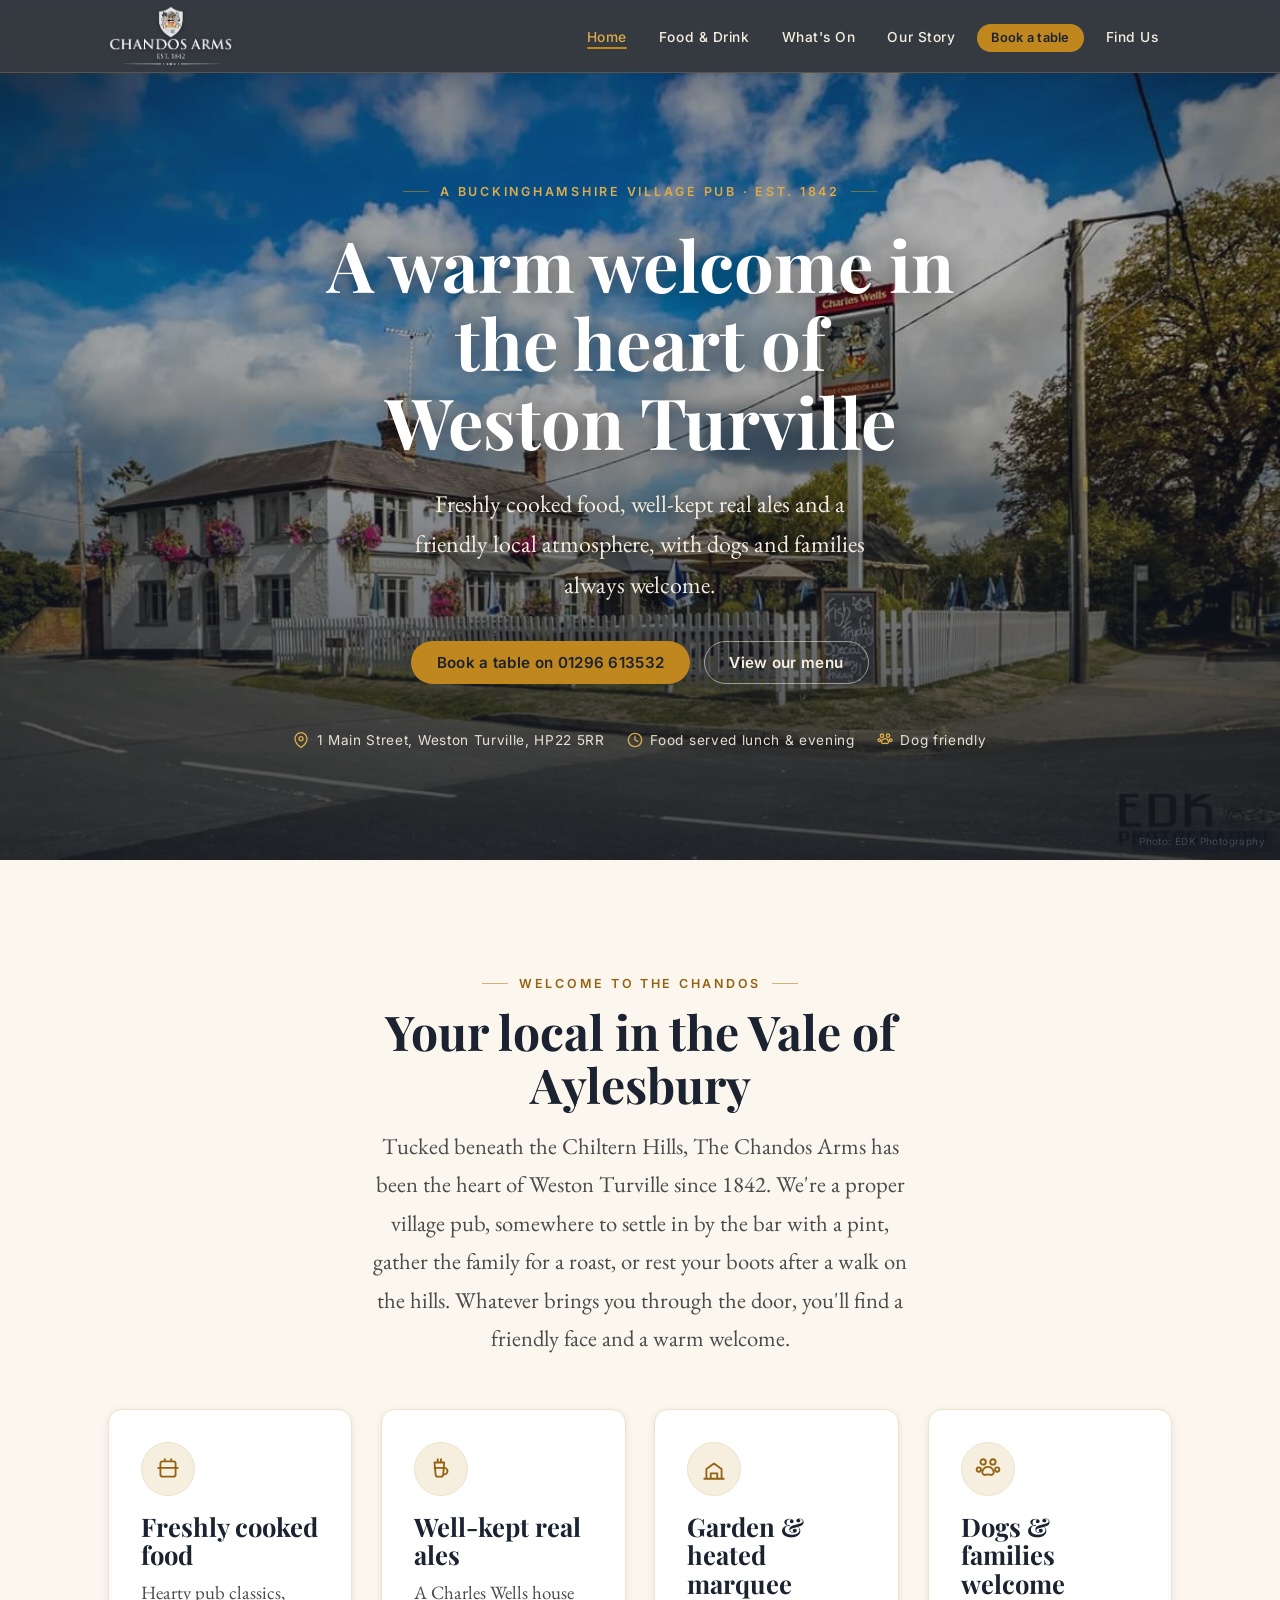
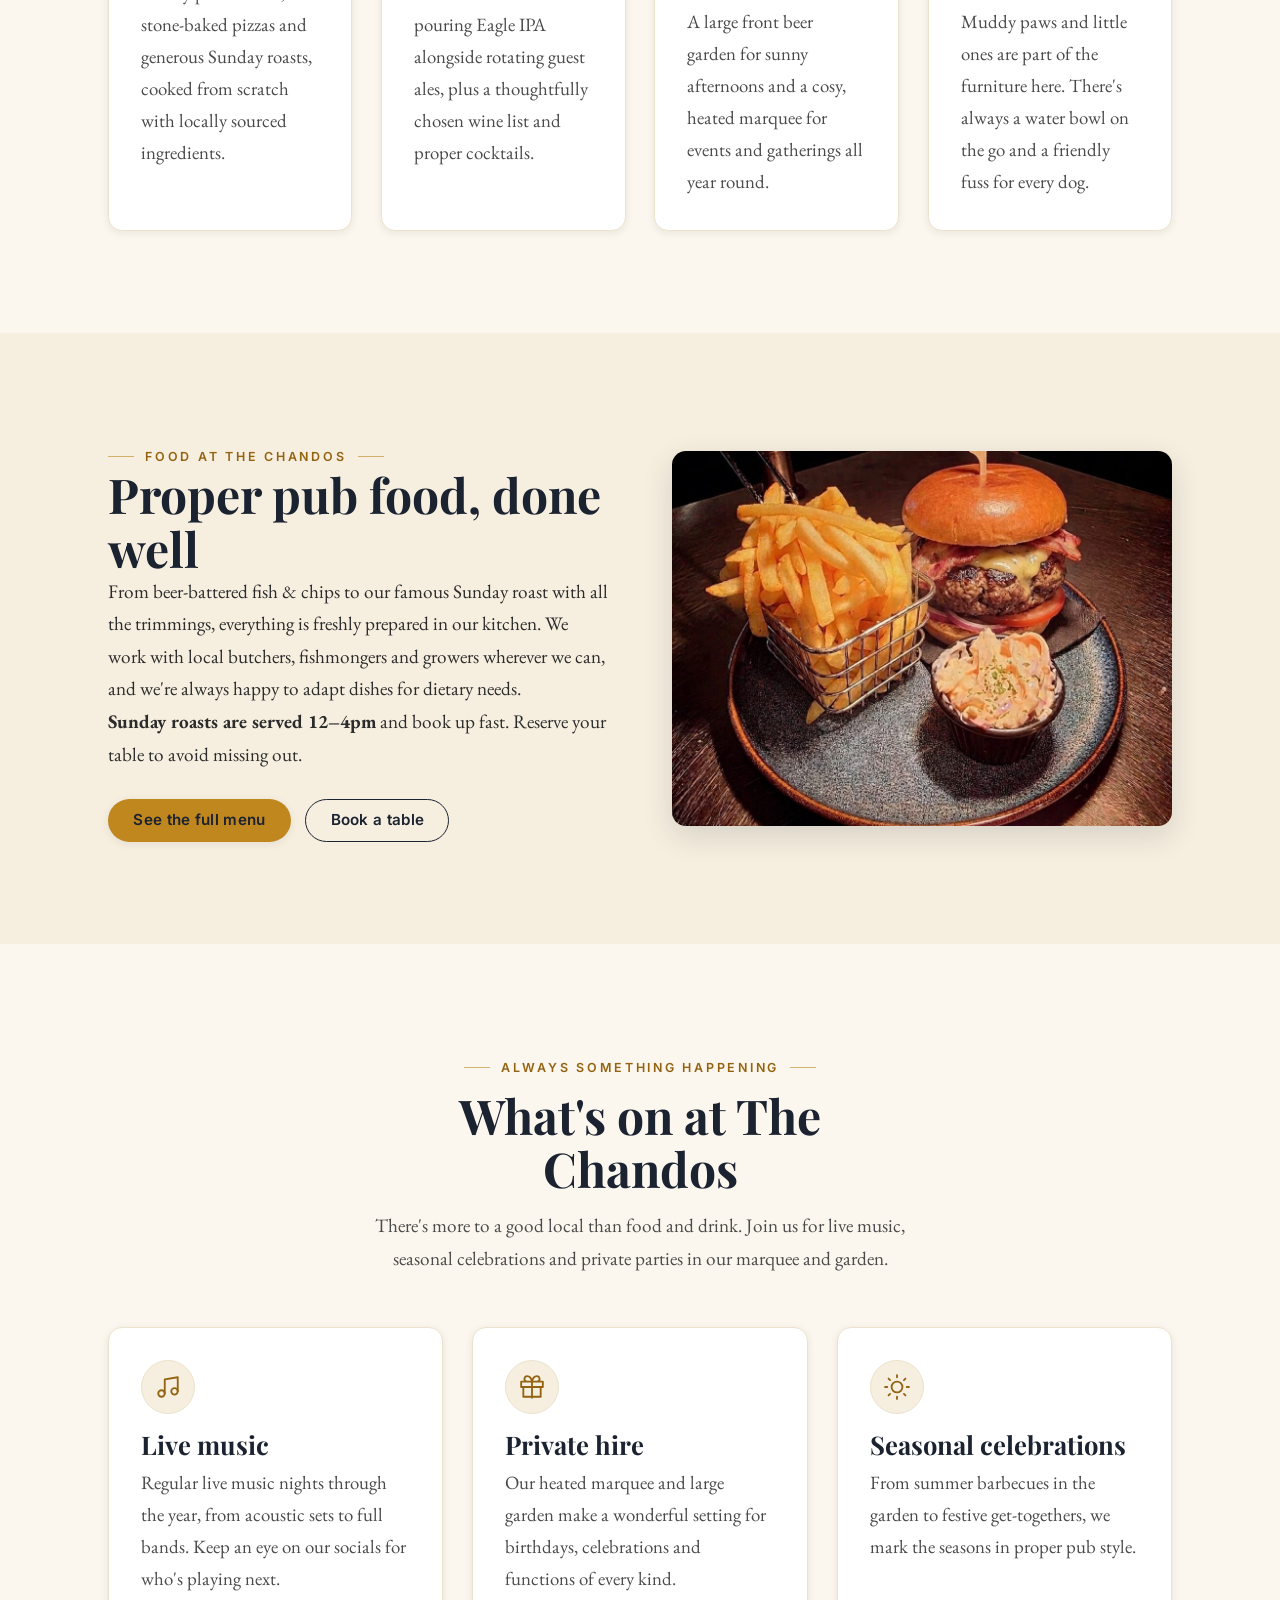
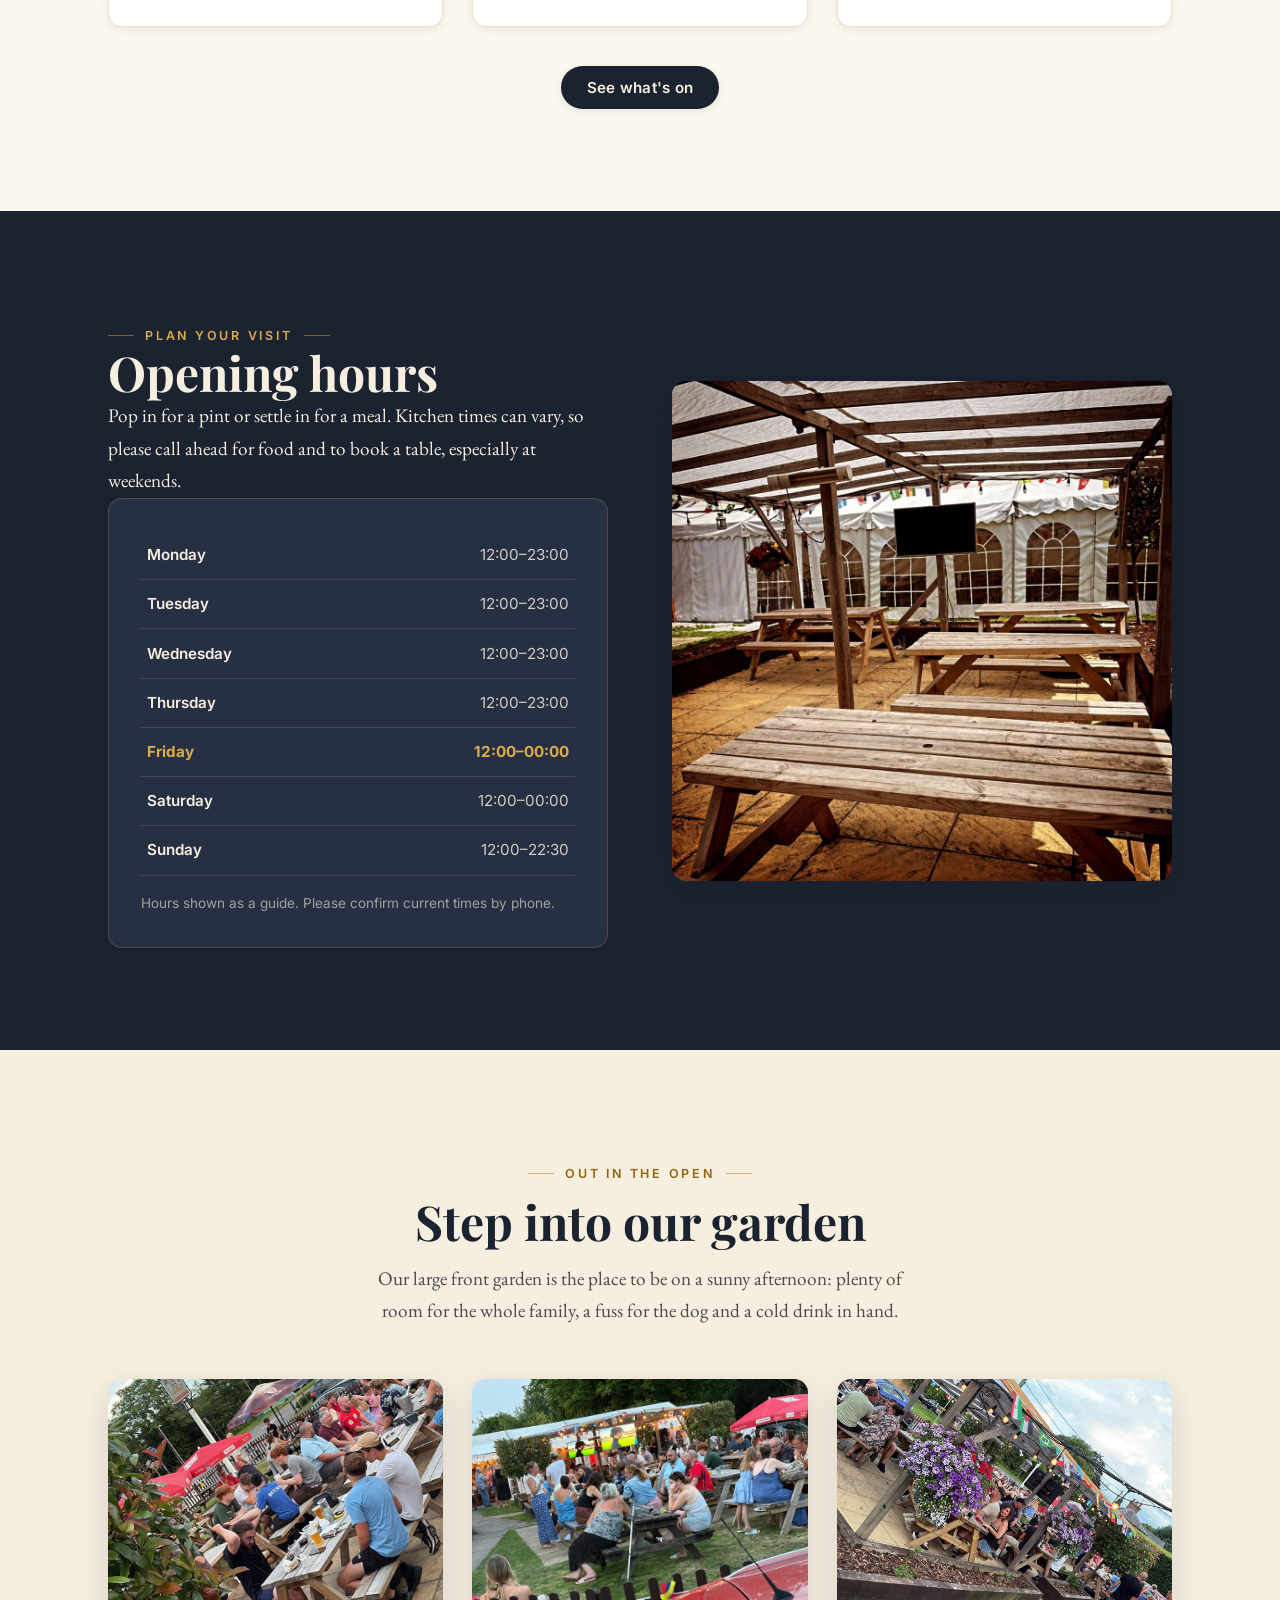
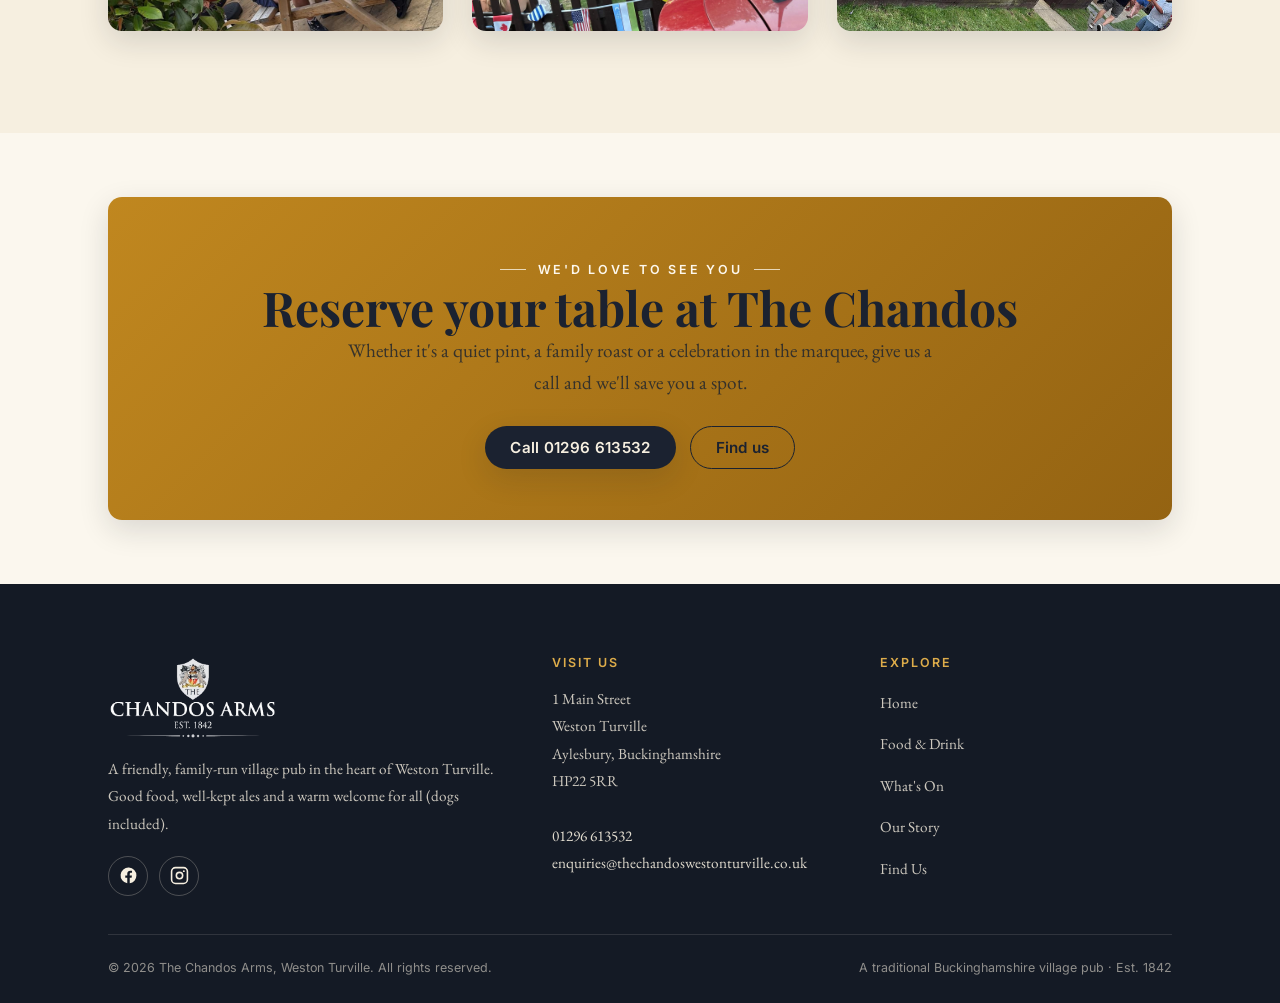
<file: index.html>
<!DOCTYPE html>
<html lang="en-GB">
<head>
  <meta charset="UTF-8" />
  <meta name="viewport" content="width=device-width, initial-scale=1.0" />
  <title>The Chandos Arms. A warm welcome in Weston Turville | Pub · Est. 1842</title>
  <meta name="description" content="The Chandos Arms is a friendly, family-run village pub in Weston Turville, Buckinghamshire. Freshly cooked food, real ales, Sunday roasts, a large beer garden and a heated marquee. Dogs and families always welcome." />
  <link rel="icon" type="image/png" sizes="32x32" href="assets/favicon-32.png" />
  <link rel="icon" type="image/png" sizes="48x48" href="assets/favicon-48.png" />
  <link rel="apple-touch-icon" href="assets/apple-touch-icon.png" />
  <link rel="preconnect" href="https://fonts.googleapis.com" />
  <link rel="preconnect" href="https://fonts.gstatic.com" crossorigin />
  <link href="https://fonts.googleapis.com/css2?family=Playfair+Display:wght@500;600;700;800&family=EB+Garamond:ital,wght@0,400;0,500;0,600;1,400&family=Inter:wght@400;500;600;700;800&display=swap" rel="stylesheet" />
  <link rel="stylesheet" href="css/styles.css" />
  <meta property="og:title" content="The Chandos Arms, Weston Turville" />
  <meta property="og:description" content="A friendly, family-run village pub in the Vale of Aylesbury. Freshly cooked food, real ales and a warm welcome since 1842." />
  <meta property="og:type" content="business.business" />
  <meta property="og:image" content="images/exterior-hero.jpg" />
</head>
<body>
  <a class="skip-link" href="#main">Skip to content</a>

  <!-- ===================== HEADER ===================== -->
  <header class="site-header">
    <nav class="nav container" aria-label="Primary">
      <a class="brand" href="index.html" aria-label="The Chandos Arms, home">
        <img src="images/logo-arms.png" alt="" width="526" height="261" />
      </a>
      <button class="nav-toggle" aria-expanded="false" aria-controls="nav-menu" aria-label="Open menu">
        <span class="bars"></span>
      </button>
      <div class="nav-menu" id="nav-menu">
        <ul class="nav-links">
          <li><a href="index.html" aria-current="page">Home</a></li>
          <li><a href="menu.html">Food &amp; Drink</a></li>
          <li><a href="whats-on.html">What's On</a></li>
          <li><a href="our-story.html">Our Story</a></li>
          <li class="nav-book"><a class="btn btn--gold btn--sm" href="tel:+441296613532">Book a table</a></li>
          <li><a href="find-us.html">Find Us</a></li>
        </ul>
      </div>
    </nav>
  </header>

  <main id="main">

    <!-- ===================== HERO ===================== -->
    <section class="hero">
      <div class="hero__media">
        <img src="images/exterior-hero.jpg" alt="The Chandos Arms pub on a sunny day, a white-rendered country inn with hanging flower baskets, a traditional pub sign and a fenced beer garden." width="1157" height="720" />
        <span class="photo-credit">Photo: EDK Photography</span>
      </div>
      <div class="hero__inner container">
        <span class="eyebrow eyebrow--center">A Buckinghamshire village pub · Est. 1842</span>
        <h1>A warm welcome in the heart of Weston&nbsp;Turville</h1>
        <p class="hero__sub">Freshly cooked food, well-kept real ales and a friendly local atmosphere, with dogs and families always welcome.</p>
        <div class="btn-row center">
          <a class="btn btn--gold" href="tel:+441296613532">Book a table on 01296&nbsp;613532</a>
          <a class="btn btn--ghost" href="menu.html">View our menu</a>
        </div>
        <div class="hero__meta">
          <span><svg class="ico" viewBox="0 0 24 24" fill="none" stroke="currentColor" stroke-width="2" stroke-linecap="round" stroke-linejoin="round" aria-hidden="true"><path d="M21 10c0 7-9 13-9 13s-9-6-9-13a9 9 0 0 1 18 0z"/><circle cx="12" cy="10" r="3"/></svg>1 Main Street, Weston Turville, HP22&nbsp;5RR</span>
          <span><svg class="ico" viewBox="0 0 24 24" fill="none" stroke="currentColor" stroke-width="2" stroke-linecap="round" stroke-linejoin="round" aria-hidden="true"><circle cx="12" cy="12" r="10"/><path d="M12 6v6l4 2"/></svg>Food served lunch &amp; evening</span>
          <span><svg class="ico" viewBox="0 0 24 24" fill="none" stroke="currentColor" stroke-width="2" stroke-linecap="round" stroke-linejoin="round" aria-hidden="true"><path d="M10 5.5a2.5 2.5 0 1 1-5 0 2.5 2.5 0 0 1 5 0zM19 5.5a2.5 2.5 0 1 1-5 0 2.5 2.5 0 0 1 5 0zM5.5 12.5a2 2 0 1 1-4 0 2 2 0 0 1 4 0zM22.5 12.5a2 2 0 1 1-4 0 2 2 0 0 1 4 0z"/><path d="M12 10c2.8 0 4.5 2 5.2 4.2.5 1.6-.7 3.3-2.4 3.3-1 0-1.8-.6-2.8-.6s-1.8.6-2.8.6c-1.7 0-2.9-1.7-2.4-3.3C7.5 12 9.2 10 12 10z"/></svg>Dog friendly</span>
        </div>
      </div>
    </section>

    <!-- ===================== WELCOME ===================== -->
    <section class="section" aria-labelledby="welcome-title">
      <div class="container">
        <div class="section-head center reveal">
          <span class="eyebrow eyebrow--center">Welcome to The Chandos</span>
          <h2 id="welcome-title">Your local in the Vale of Aylesbury</h2>
          <p class="lead">Tucked beneath the Chiltern Hills, The Chandos Arms has been the heart of Weston Turville since 1842. We're a proper village pub, somewhere to settle in by the bar with a pint, gather the family for a roast, or rest your boots after a walk on the hills. Whatever brings you through the door, you'll find a friendly face and a warm welcome.</p>
        </div>

        <div class="grid grid--4">
          <article class="card reveal" data-delay="0">
            <span class="card__icon"><svg class="ico" viewBox="0 0 24 24" fill="none" stroke="currentColor" stroke-width="1.7" stroke-linecap="round" stroke-linejoin="round" aria-hidden="true"><path d="M3 11h18M5 11V7a2 2 0 0 1 2-2h10a2 2 0 0 1 2 2v4M5 11v6a2 2 0 0 0 2 2h10a2 2 0 0 0 2-2v-6M9 5V3M15 5V3"/></svg></span>
            <h3>Freshly cooked food</h3>
            <p>Hearty pub classics, stone-baked pizzas and generous Sunday roasts, cooked from scratch with locally sourced ingredients.</p>
          </article>
          <article class="card reveal" data-delay="1">
            <span class="card__icon"><svg class="ico" viewBox="0 0 24 24" fill="none" stroke="currentColor" stroke-width="1.7" stroke-linecap="round" stroke-linejoin="round" aria-hidden="true"><path d="M6 11h9a3 3 0 0 1 0 6h-1M6 6h9l-1 11a2 2 0 0 1-2 2H9a2 2 0 0 1-2-2L6 6zM9 3v2M12 3v2"/></svg></span>
            <h3>Well-kept real ales</h3>
            <p>A Charles Wells house pouring Eagle IPA alongside rotating guest ales, plus a thoughtfully chosen wine list and proper cocktails.</p>
          </article>
          <article class="card reveal" data-delay="2">
            <span class="card__icon"><svg class="ico" viewBox="0 0 24 24" fill="none" stroke="currentColor" stroke-width="1.7" stroke-linecap="round" stroke-linejoin="round" aria-hidden="true"><path d="M3 21h18M5 21v-9l7-5 7 5v9M9 21v-5h6v5"/></svg></span>
            <h3>Garden &amp; heated marquee</h3>
            <p>A large front beer garden for sunny afternoons and a cosy, heated marquee for events and gatherings all year round.</p>
          </article>
          <article class="card reveal" data-delay="3">
            <span class="card__icon"><svg class="ico" viewBox="0 0 24 24" fill="none" stroke="currentColor" stroke-width="1.7" stroke-linecap="round" stroke-linejoin="round" aria-hidden="true"><path d="M10 5.5a2.5 2.5 0 1 1-5 0 2.5 2.5 0 0 1 5 0zM19 5.5a2.5 2.5 0 1 1-5 0 2.5 2.5 0 0 1 5 0zM5.5 12.5a2 2 0 1 1-4 0 2 2 0 0 1 4 0zM22.5 12.5a2 2 0 1 1-4 0 2 2 0 0 1 4 0z"/><path d="M12 10c2.8 0 4.5 2 5.2 4.2.5 1.6-.7 3.3-2.4 3.3-1 0-1.8-.6-2.8-.6s-1.8.6-2.8.6c-1.7 0-2.9-1.7-2.4-3.3C7.5 12 9.2 10 12 10z"/></svg></span>
            <h3>Dogs &amp; families welcome</h3>
            <p>Muddy paws and little ones are part of the furniture here. There's always a water bowl on the go and a friendly fuss for every dog.</p>
          </article>
        </div>
      </div>
    </section>

    <!-- ===================== FOOD FEATURE ===================== -->
    <section class="section bg-cream" aria-labelledby="food-title">
      <div class="container">
        <div class="split split--media-right">
          <div class="split__media reveal">
            <img src="images/burger.jpg" alt="The Chandos Arms chunky beef and bacon burger in a toasted brioche bun, served with a basket of skin-on fries and a pot of coleslaw." width="1024" height="1030" loading="lazy" />
          </div>
          <div class="reveal" data-delay="1">
            <span class="eyebrow">Food at The Chandos</span>
            <h2 id="food-title">Proper pub food, done well</h2>
            <p>From beer-battered fish &amp; chips to our famous Sunday roast with all the trimmings, everything is freshly prepared in our kitchen. We work with local butchers, fishmongers and growers wherever we can, and we're always happy to adapt dishes for dietary needs.</p>
            <p><strong>Sunday roasts are served 12&ndash;4pm</strong> and book up fast. Reserve your table to avoid missing out.</p>
            <div class="btn-row">
              <a class="btn btn--gold" href="menu.html">See the full menu</a>
              <a class="btn btn--outline" href="tel:+441296613532">Book a table</a>
            </div>
          </div>
        </div>
      </div>
    </section>

    <!-- ===================== WHAT'S ON TEASER ===================== -->
    <section class="section" aria-labelledby="on-title">
      <div class="container">
        <div class="section-head center reveal">
          <span class="eyebrow eyebrow--center">Always something happening</span>
          <h2 id="on-title">What's on at The Chandos</h2>
          <p>There's more to a good local than food and drink. Join us for live music, seasonal celebrations and private parties in our marquee and garden.</p>
        </div>
        <div class="grid grid--3">
          <article class="card reveal" data-delay="0">
            <span class="card__icon"><svg class="ico" viewBox="0 0 24 24" fill="none" stroke="currentColor" stroke-width="1.7" stroke-linecap="round" stroke-linejoin="round" aria-hidden="true"><path d="M9 18V5l12-2v13"/><circle cx="6" cy="18" r="3"/><circle cx="18" cy="16" r="3"/></svg></span>
            <h3>Live music</h3>
            <p>Regular live music nights through the year, from acoustic sets to full bands. Keep an eye on our socials for who's playing next.</p>
          </article>
          <article class="card reveal" data-delay="1">
            <span class="card__icon"><svg class="ico" viewBox="0 0 24 24" fill="none" stroke="currentColor" stroke-width="1.7" stroke-linecap="round" stroke-linejoin="round" aria-hidden="true"><path d="M20 12v9H4v-9M2 7h20v5H2zM12 22V7M12 7H7.5a2.5 2.5 0 0 1 0-5C11 2 12 7 12 7zM12 7h4.5a2.5 2.5 0 0 0 0-5C13 2 12 7 12 7z"/></svg></span>
            <h3>Private hire</h3>
            <p>Our heated marquee and large garden make a wonderful setting for birthdays, celebrations and functions of every kind.</p>
          </article>
          <article class="card reveal" data-delay="2">
            <span class="card__icon"><svg class="ico" viewBox="0 0 24 24" fill="none" stroke="currentColor" stroke-width="1.7" stroke-linecap="round" stroke-linejoin="round" aria-hidden="true"><circle cx="12" cy="12" r="5"/><path d="M12 1v2M12 21v2M4.2 4.2l1.4 1.4M18.4 18.4l1.4 1.4M1 12h2M21 12h2M4.2 19.8l1.4-1.4M18.4 5.6l1.4-1.4"/></svg></span>
            <h3>Seasonal celebrations</h3>
            <p>From summer barbecues in the garden to festive get-togethers, we mark the seasons in proper pub style.</p>
          </article>
        </div>
        <div class="btn-row center" style="margin-top: 2.4rem;">
          <a class="btn btn--dark" href="whats-on.html">See what's on</a>
        </div>
      </div>
    </section>

    <!-- ===================== HOURS + GARDEN ===================== -->
    <section class="section bg-navy" aria-labelledby="hours-title">
      <div class="container">
        <div class="split">
          <div class="reveal">
            <span class="eyebrow">Plan your visit</span>
            <h2 id="hours-title">Opening hours</h2>
            <p>Pop in for a pint or settle in for a meal. Kitchen times can vary, so please call ahead for food and to book a table, especially at weekends.</p>
            <div class="hours-card bg-navy" style="background: var(--navy-soft); border-color: rgba(198,154,76,0.25);">
              <table class="hours">
                <caption class="visually-hidden">Opening hours</caption>
                <tbody>
                  <tr data-day="1"><th scope="row">Monday</th><td>12:00&ndash;23:00</td></tr>
                  <tr data-day="2"><th scope="row">Tuesday</th><td>12:00&ndash;23:00</td></tr>
                  <tr data-day="3"><th scope="row">Wednesday</th><td>12:00&ndash;23:00</td></tr>
                  <tr data-day="4"><th scope="row">Thursday</th><td>12:00&ndash;23:00</td></tr>
                  <tr data-day="5"><th scope="row">Friday</th><td>12:00&ndash;00:00</td></tr>
                  <tr data-day="6"><th scope="row">Saturday</th><td>12:00&ndash;00:00</td></tr>
                  <tr data-day="0"><th scope="row">Sunday</th><td>12:00&ndash;22:30</td></tr>
                </tbody>
              </table>
              <p style="font-size:0.85rem; color:rgba(246,239,224,0.6); font-family:var(--font-sans); margin-top:1rem;">Hours shown as a guide. Please confirm current times by phone.</p>
            </div>
          </div>
          <div class="frame reveal" data-delay="1">
            <img src="images/garden-benches.jpg" alt="The Chandos Arms' covered garden seating area with wooden picnic benches under a pergola strung with festoon lights." width="1080" height="1080" loading="lazy" />
          </div>
        </div>
      </div>
    </section>

    <!-- ===================== GARDEN GALLERY ===================== -->
    <section class="section bg-cream" aria-labelledby="garden-title">
      <div class="container">
        <div class="section-head center reveal">
          <span class="eyebrow eyebrow--center">Out in the open</span>
          <h2 id="garden-title">Step into our garden</h2>
          <p>Our large front garden is the place to be on a sunny afternoon: plenty of room for the whole family, a fuss for the dog and a cold drink in hand.</p>
        </div>
        <div class="grid grid--3">
          <figure class="frame reveal" style="aspect-ratio: 4 / 3;">
            <img src="images/busy%20garden.jpg" alt="A busy afternoon in the beer garden at The Chandos Arms, with groups enjoying drinks at tables on the lawn." width="900" height="1600" loading="lazy" />
          </figure>
          <figure class="frame reveal" data-delay="1" style="aspect-ratio: 4 / 3;">
            <img src="images/people%20in%20the%20garden.jpg" alt="People relaxing and chatting together in the garden at The Chandos Arms on a sunny day." width="1600" height="1200" loading="lazy" />
          </figure>
          <figure class="frame reveal" data-delay="2" style="aspect-ratio: 4 / 3;">
            <img src="images/pretty%20flowers%20in%20garden.jpg" alt="Colourful flowers in bloom in the garden at The Chandos Arms." width="1600" height="900" loading="lazy" />
          </figure>
        </div>
      </div>
    </section>

    <!-- ===================== CALLOUT ===================== -->
    <section class="section section--tight" aria-labelledby="cta-title">
      <div class="container">
        <div class="callout reveal">
          <span class="eyebrow eyebrow--center">We'd love to see you</span>
          <h2 id="cta-title">Reserve your table at The Chandos</h2>
          <p>Whether it's a quiet pint, a family roast or a celebration in the marquee, give us a call and we'll save you a spot.</p>
          <div class="btn-row center" style="margin-top:1.6rem;">
            <a class="btn btn--dark" href="tel:+441296613532">Call 01296&nbsp;613532</a>
            <a class="btn btn--outline" href="find-us.html">Find us</a>
          </div>
        </div>
      </div>
    </section>

  </main>

  <!-- ===================== FOOTER ===================== -->
  <footer class="site-footer">
    <div class="container">
      <div class="footer-grid">
        <div class="footer-col">
          <div class="footer-brand">
            <img class="footer-logo" src="images/logo-arms.png" alt="The Chandos Arms, established 1842" width="526" height="261" />
          </div>
          <p class="footer-contact">A friendly, family-run village pub in the heart of Weston Turville. Good food, well-kept ales and a warm welcome for all (dogs included).</p>
          <div class="socials">
            <a href="https://www.facebook.com/TheChandos?locale=en_GB" aria-label="The Chandos Arms on Facebook" target="_blank" rel="noopener">
              <svg class="ico" viewBox="0 0 24 24" fill="currentColor" aria-hidden="true"><path d="M22 12a10 10 0 1 0-11.56 9.88v-6.99H7.9V12h2.54V9.8c0-2.5 1.49-3.89 3.78-3.89 1.09 0 2.24.2 2.24.2v2.46h-1.26c-1.24 0-1.63.77-1.63 1.56V12h2.78l-.44 2.89h-2.34v6.99A10 10 0 0 0 22 12z"/></svg>
            </a>
            <a href="https://www.instagram.com/chandosarms_westonturville/" aria-label="The Chandos Arms on Instagram" target="_blank" rel="noopener">
              <svg class="ico" viewBox="0 0 24 24" fill="none" stroke="currentColor" stroke-width="2" stroke-linecap="round" stroke-linejoin="round" aria-hidden="true"><rect x="2" y="2" width="20" height="20" rx="5"/><circle cx="12" cy="12" r="4"/><circle cx="17.5" cy="6.5" r="1.2" fill="currentColor" stroke="none"/></svg>
            </a>
          </div>
        </div>
        <div class="footer-col">
          <h4>Visit us</h4>
          <p class="footer-contact">
            1 Main Street<br />
            Weston Turville<br />
            Aylesbury, Buckinghamshire<br />
            HP22 5RR<br /><br />
            <a href="tel:+441296613532">01296 613532</a><br />
            <a href="mailto:enquiries@thechandoswestonturville.co.uk">enquiries@thechandoswestonturville.co.uk</a>
          </p>
        </div>
        <div class="footer-col">
          <h4>Explore</h4>
          <ul>
            <li><a href="index.html">Home</a></li>
            <li><a href="menu.html">Food &amp; Drink</a></li>
            <li><a href="whats-on.html">What's On</a></li>
            <li><a href="our-story.html">Our Story</a></li>
            <li><a href="find-us.html">Find Us</a></li>
          </ul>
        </div>
      </div>
      <div class="footer-bottom">
        <span>&copy; <span id="year">2026</span> The Chandos Arms, Weston Turville. All rights reserved.</span>
        <span>A traditional Buckinghamshire village pub · Est. 1842</span>
      </div>
    </div>
  </footer>

  <script src="js/main.js"></script>
</body>
</html>
</file>
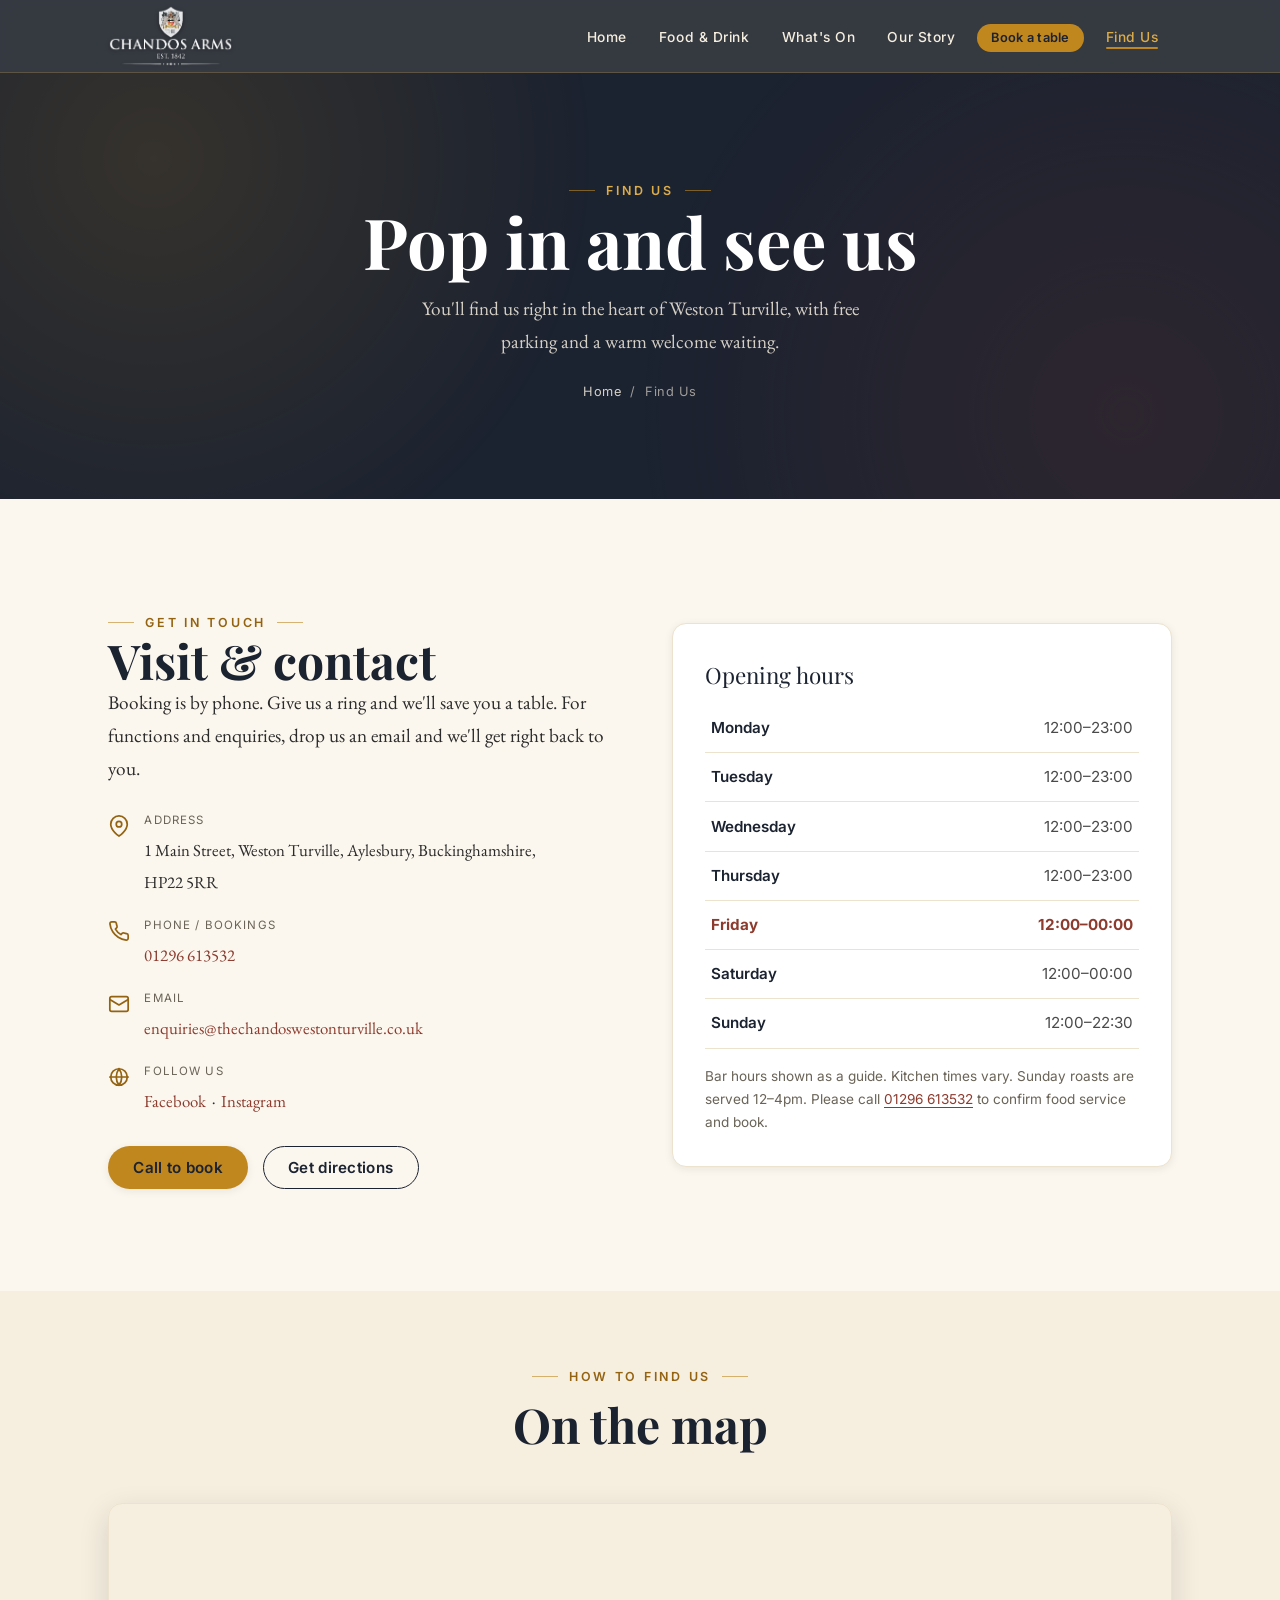
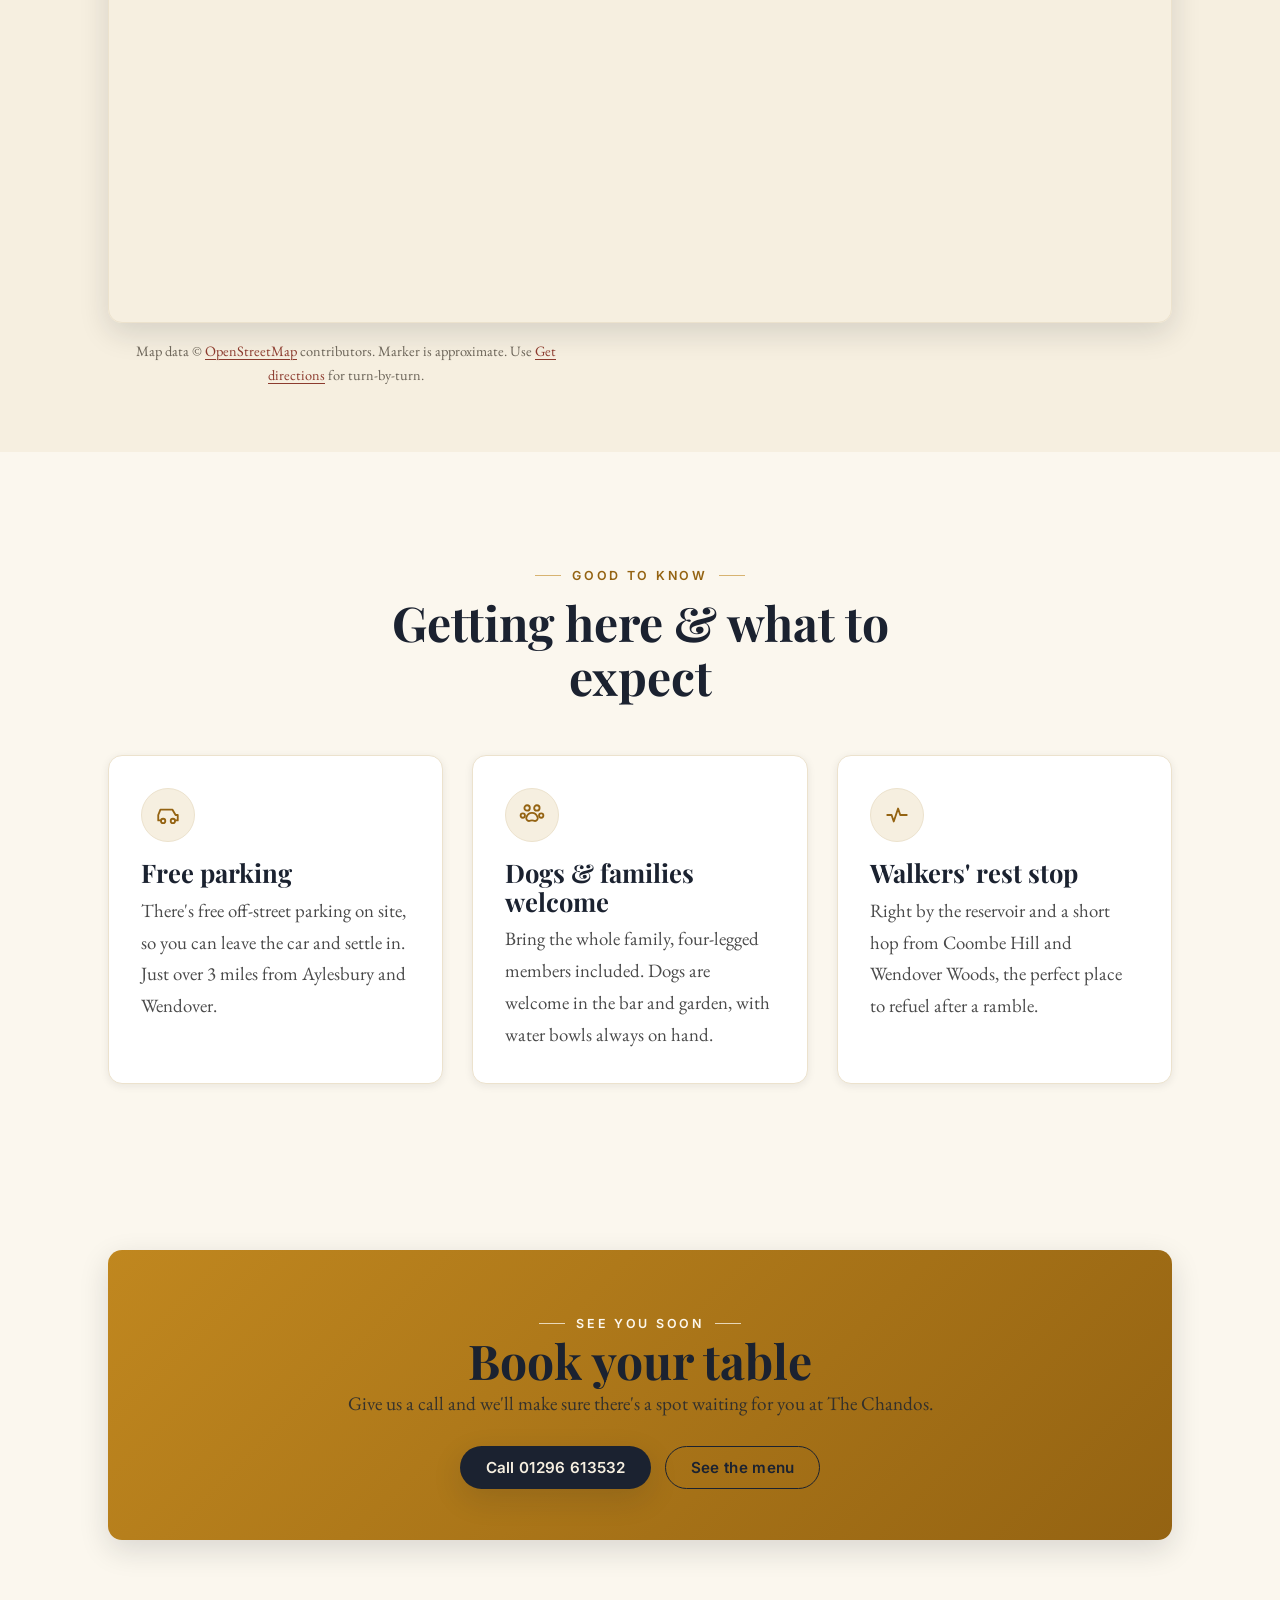
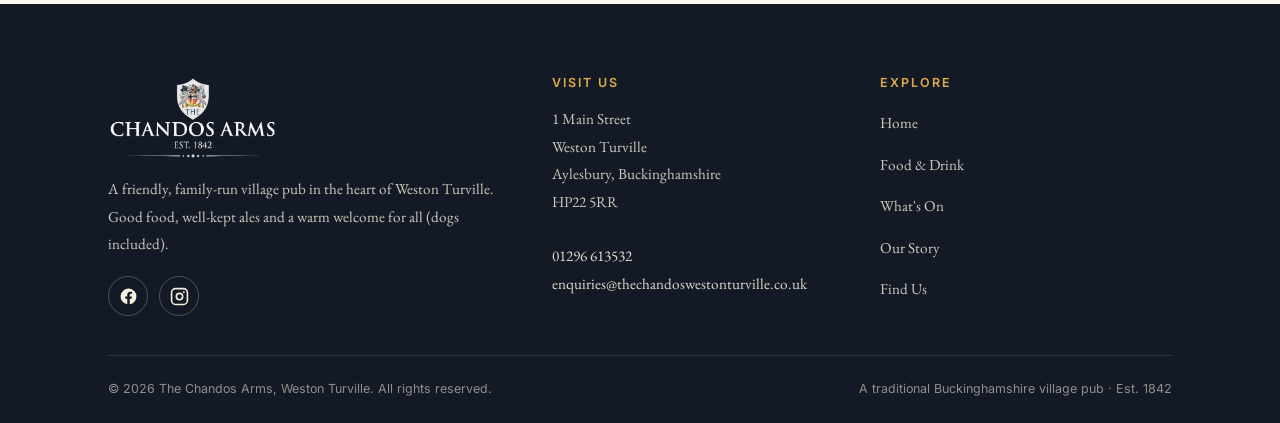
<file: find-us.html>
<!DOCTYPE html>
<html lang="en-GB">
<head>
  <meta charset="UTF-8" />
  <meta name="viewport" content="width=device-width, initial-scale=1.0" />
  <title>Find Us, Opening Hours &amp; Contact | The Chandos Arms, Weston Turville</title>
  <meta name="description" content="Find The Chandos Arms at 1 Main Street, Weston Turville, HP22 5RR. Opening hours, free parking, directions, and how to book a table on 01296 613532." />
  <link rel="icon" type="image/png" sizes="32x32" href="assets/favicon-32.png" />
  <link rel="icon" type="image/png" sizes="48x48" href="assets/favicon-48.png" />
  <link rel="apple-touch-icon" href="assets/apple-touch-icon.png" />
  <link rel="preconnect" href="https://fonts.googleapis.com" />
  <link rel="preconnect" href="https://fonts.gstatic.com" crossorigin />
  <link href="https://fonts.googleapis.com/css2?family=Playfair+Display:wght@500;600;700;800&family=EB+Garamond:ital,wght@0,400;0,500;0,600;1,400&family=Inter:wght@400;500;600;700;800&display=swap" rel="stylesheet" />
  <link rel="stylesheet" href="css/styles.css" />
</head>
<body>
  <a class="skip-link" href="#main">Skip to content</a>

  <header class="site-header">
    <nav class="nav container" aria-label="Primary">
      <a class="brand" href="index.html" aria-label="The Chandos Arms, home">
        <img src="images/logo-arms.png" alt="" width="526" height="261" />
      </a>
      <button class="nav-toggle" aria-expanded="false" aria-controls="nav-menu" aria-label="Open menu">
        <span class="bars"></span>
      </button>
      <div class="nav-menu" id="nav-menu">
        <ul class="nav-links">
          <li><a href="index.html">Home</a></li>
          <li><a href="menu.html">Food &amp; Drink</a></li>
          <li><a href="whats-on.html">What's On</a></li>
          <li><a href="our-story.html">Our Story</a></li>
          <li class="nav-book"><a class="btn btn--gold btn--sm" href="tel:+441296613532">Book a table</a></li>
          <li><a href="find-us.html" aria-current="page">Find Us</a></li>
        </ul>
      </div>
    </nav>
  </header>

  <main id="main">

    <section class="pagehero">
      <div class="pagehero__inner container">
        <span class="eyebrow eyebrow--center">Find Us</span>
        <h1>Pop in and see us</h1>
        <p>You'll find us right in the heart of Weston Turville, with free parking and a warm welcome waiting.</p>
        <nav class="crumbs" aria-label="Breadcrumb"><a href="index.html">Home</a> &nbsp;/&nbsp; Find Us</nav>
      </div>
    </section>

    <!-- ===================== CONTACT + HOURS ===================== -->
    <section class="section" aria-labelledby="contact-title">
      <div class="container">
        <div class="split">
          <div class="reveal">
            <span class="eyebrow">Get in touch</span>
            <h2 id="contact-title">Visit &amp; contact</h2>
            <p>Booking is by phone. Give us a ring and we'll save you a table. For functions and enquiries, drop us an email and we'll get right back to you.</p>
            <ul class="info-list" style="margin-top:1.6rem;">
              <li>
                <svg class="ico" viewBox="0 0 24 24" fill="none" stroke="currentColor" stroke-width="1.9" stroke-linecap="round" stroke-linejoin="round" aria-hidden="true"><path d="M21 10c0 7-9 13-9 13s-9-6-9-13a9 9 0 0 1 18 0z"/><circle cx="12" cy="10" r="3"/></svg>
                <div><span class="k">Address</span><span class="v">1 Main Street, Weston Turville, Aylesbury, Buckinghamshire, HP22&nbsp;5RR</span></div>
              </li>
              <li>
                <svg class="ico" viewBox="0 0 24 24" fill="none" stroke="currentColor" stroke-width="1.9" stroke-linecap="round" stroke-linejoin="round" aria-hidden="true"><path d="M22 16.92v3a2 2 0 0 1-2.18 2 19.79 19.79 0 0 1-8.63-3.07 19.5 19.5 0 0 1-6-6 19.79 19.79 0 0 1-3.07-8.67A2 2 0 0 1 4.11 2h3a2 2 0 0 1 2 1.72c.13.96.36 1.9.7 2.81a2 2 0 0 1-.45 2.11L8.09 9.91a16 16 0 0 0 6 6l1.27-1.27a2 2 0 0 1 2.11-.45c.91.34 1.85.57 2.81.7A2 2 0 0 1 22 16.92z"/></svg>
                <div><span class="k">Phone / bookings</span><span class="v"><a href="tel:+441296613532">01296 613532</a></span></div>
              </li>
              <li>
                <svg class="ico" viewBox="0 0 24 24" fill="none" stroke="currentColor" stroke-width="1.9" stroke-linecap="round" stroke-linejoin="round" aria-hidden="true"><rect x="2" y="4" width="20" height="16" rx="2"/><path d="m22 7-10 6L2 7"/></svg>
                <div><span class="k">Email</span><span class="v"><a href="mailto:enquiries@thechandoswestonturville.co.uk">enquiries@thechandoswestonturville.co.uk</a></span></div>
              </li>
              <li>
                <svg class="ico" viewBox="0 0 24 24" fill="none" stroke="currentColor" stroke-width="1.9" stroke-linecap="round" stroke-linejoin="round" aria-hidden="true"><circle cx="12" cy="12" r="9"/><path d="M2 12h20M12 3a15 15 0 0 1 0 18M12 3a15 15 0 0 0 0 18"/></svg>
                <div><span class="k">Follow us</span><span class="v"><a href="https://www.facebook.com/TheChandos?locale=en_GB" target="_blank" rel="noopener">Facebook</a> &nbsp;·&nbsp; <a href="https://www.instagram.com/chandosarms_westonturville/" target="_blank" rel="noopener">Instagram</a></span></div>
              </li>
            </ul>
            <div class="btn-row" style="margin-top:1.8rem;">
              <a class="btn btn--gold" href="tel:+441296613532">Call to book</a>
              <a class="btn btn--outline" href="https://www.google.com/maps/dir/?api=1&amp;destination=The+Chandos+Arms,+1+Main+Street,+Weston+Turville,+HP22+5RR" target="_blank" rel="noopener">Get directions</a>
            </div>
          </div>

          <div class="reveal" data-delay="1">
            <div class="hours-card">
              <table class="hours">
                <caption>Opening hours</caption>
                <tbody>
                  <tr data-day="1"><th scope="row">Monday</th><td>12:00&ndash;23:00</td></tr>
                  <tr data-day="2"><th scope="row">Tuesday</th><td>12:00&ndash;23:00</td></tr>
                  <tr data-day="3"><th scope="row">Wednesday</th><td>12:00&ndash;23:00</td></tr>
                  <tr data-day="4"><th scope="row">Thursday</th><td>12:00&ndash;23:00</td></tr>
                  <tr data-day="5"><th scope="row">Friday</th><td>12:00&ndash;00:00</td></tr>
                  <tr data-day="6"><th scope="row">Saturday</th><td>12:00&ndash;00:00</td></tr>
                  <tr data-day="0"><th scope="row">Sunday</th><td>12:00&ndash;22:30</td></tr>
                </tbody>
              </table>
              <p style="font-size:0.85rem; color:var(--muted); font-family:var(--font-sans); margin-top:1rem;">Bar hours shown as a guide. Kitchen times vary. Sunday roasts are served 12&ndash;4pm. Please call <a href="tel:+441296613532">01296&nbsp;613532</a> to confirm food service and book.</p>
            </div>
          </div>
        </div>
      </div>
    </section>

    <!-- ===================== MAP ===================== -->
    <section class="section section--tight bg-cream" aria-labelledby="map-title">
      <div class="container">
        <div class="section-head center reveal">
          <span class="eyebrow eyebrow--center">How to find us</span>
          <h2 id="map-title">On the map</h2>
        </div>
        <div class="map-frame reveal" style="height:420px;">
          <iframe
            title="Map showing the location of The Chandos Arms in Weston Turville"
            src="https://www.openstreetmap.org/export/embed.html?bbox=-0.7800%2C51.7755%2C-0.7600%2C51.7835&amp;layer=mapnik&amp;marker=51.7795%2C-0.7700"
            loading="lazy" referrerpolicy="no-referrer-when-downgrade"></iframe>
        </div>
        <p class="center" style="margin-top:1rem; font-size:0.9rem; color:var(--muted);">
          Map data &copy; <a href="https://www.openstreetmap.org/copyright" target="_blank" rel="noopener">OpenStreetMap</a> contributors. Marker is approximate. Use <a href="https://www.google.com/maps/dir/?api=1&amp;destination=The+Chandos+Arms,+1+Main+Street,+Weston+Turville,+HP22+5RR" target="_blank" rel="noopener">Get directions</a> for turn-by-turn.
        </p>
      </div>
    </section>

    <!-- ===================== GETTING HERE ===================== -->
    <section class="section" aria-labelledby="getting-title">
      <div class="container">
        <div class="section-head center reveal">
          <span class="eyebrow eyebrow--center">Good to know</span>
          <h2 id="getting-title">Getting here &amp; what to expect</h2>
        </div>
        <div class="grid grid--3">
          <article class="card reveal">
            <span class="card__icon"><svg class="ico" viewBox="0 0 24 24" fill="none" stroke="currentColor" stroke-width="1.7" stroke-linecap="round" stroke-linejoin="round" aria-hidden="true"><path d="M5 17H3v-5l2-5h11l3 5h2v5h-2"/><circle cx="7.5" cy="17.5" r="2"/><circle cx="16.5" cy="17.5" r="2"/></svg></span>
            <h3>Free parking</h3>
            <p>There's free off-street parking on site, so you can leave the car and settle in. Just over 3 miles from Aylesbury and Wendover.</p>
          </article>
          <article class="card reveal" data-delay="1">
            <span class="card__icon"><svg class="ico" viewBox="0 0 24 24" fill="none" stroke="currentColor" stroke-width="1.7" stroke-linecap="round" stroke-linejoin="round" aria-hidden="true"><path d="M10 5.5a2.5 2.5 0 1 1-5 0 2.5 2.5 0 0 1 5 0zM19 5.5a2.5 2.5 0 1 1-5 0 2.5 2.5 0 0 1 5 0zM5.5 12.5a2 2 0 1 1-4 0 2 2 0 0 1 4 0zM22.5 12.5a2 2 0 1 1-4 0 2 2 0 0 1 4 0z"/><path d="M12 10c2.8 0 4.5 2 5.2 4.2.5 1.6-.7 3.3-2.4 3.3-1 0-1.8-.6-2.8-.6s-1.8.6-2.8.6c-1.7 0-2.9-1.7-2.4-3.3C7.5 12 9.2 10 12 10z"/></svg></span>
            <h3>Dogs &amp; families welcome</h3>
            <p>Bring the whole family, four-legged members included. Dogs are welcome in the bar and garden, with water bowls always on hand.</p>
          </article>
          <article class="card reveal" data-delay="2">
            <span class="card__icon"><svg class="ico" viewBox="0 0 24 24" fill="none" stroke="currentColor" stroke-width="1.7" stroke-linecap="round" stroke-linejoin="round" aria-hidden="true"><path d="M3 12h4l2 6 4-12 2 6h6"/></svg></span>
            <h3>Walkers' rest stop</h3>
            <p>Right by the reservoir and a short hop from Coombe Hill and Wendover Woods, the perfect place to refuel after a ramble.</p>
          </article>
        </div>
      </div>
    </section>

    <!-- ===================== CALLOUT ===================== -->
    <section class="section section--tight" aria-labelledby="cta-title">
      <div class="container">
        <div class="callout reveal">
          <span class="eyebrow eyebrow--center">See you soon</span>
          <h2 id="cta-title">Book your table</h2>
          <p>Give us a call and we'll make sure there's a spot waiting for you at The Chandos.</p>
          <div class="btn-row center" style="margin-top:1.6rem;">
            <a class="btn btn--dark" href="tel:+441296613532">Call 01296&nbsp;613532</a>
            <a class="btn btn--outline" href="menu.html">See the menu</a>
          </div>
        </div>
      </div>
    </section>

  </main>

  <footer class="site-footer">
    <div class="container">
      <div class="footer-grid">
        <div class="footer-col">
          <div class="footer-brand">
            <img class="footer-logo" src="images/logo-arms.png" alt="The Chandos Arms, established 1842" width="526" height="261" />
          </div>
          <p class="footer-contact">A friendly, family-run village pub in the heart of Weston Turville. Good food, well-kept ales and a warm welcome for all (dogs included).</p>
          <div class="socials">
            <a href="https://www.facebook.com/TheChandos?locale=en_GB" aria-label="The Chandos Arms on Facebook" target="_blank" rel="noopener">
              <svg class="ico" viewBox="0 0 24 24" fill="currentColor" aria-hidden="true"><path d="M22 12a10 10 0 1 0-11.56 9.88v-6.99H7.9V12h2.54V9.8c0-2.5 1.49-3.89 3.78-3.89 1.09 0 2.24.2 2.24.2v2.46h-1.26c-1.24 0-1.63.77-1.63 1.56V12h2.78l-.44 2.89h-2.34v6.99A10 10 0 0 0 22 12z"/></svg>
            </a>
            <a href="https://www.instagram.com/chandosarms_westonturville/" aria-label="The Chandos Arms on Instagram" target="_blank" rel="noopener">
              <svg class="ico" viewBox="0 0 24 24" fill="none" stroke="currentColor" stroke-width="2" stroke-linecap="round" stroke-linejoin="round" aria-hidden="true"><rect x="2" y="2" width="20" height="20" rx="5"/><circle cx="12" cy="12" r="4"/><circle cx="17.5" cy="6.5" r="1.2" fill="currentColor" stroke="none"/></svg>
            </a>
          </div>
        </div>
        <div class="footer-col">
          <h4>Visit us</h4>
          <p class="footer-contact">
            1 Main Street<br />
            Weston Turville<br />
            Aylesbury, Buckinghamshire<br />
            HP22 5RR<br /><br />
            <a href="tel:+441296613532">01296 613532</a><br />
            <a href="mailto:enquiries@thechandoswestonturville.co.uk">enquiries@thechandoswestonturville.co.uk</a>
          </p>
        </div>
        <div class="footer-col">
          <h4>Explore</h4>
          <ul>
            <li><a href="index.html">Home</a></li>
            <li><a href="menu.html">Food &amp; Drink</a></li>
            <li><a href="whats-on.html">What's On</a></li>
            <li><a href="our-story.html">Our Story</a></li>
            <li><a href="find-us.html">Find Us</a></li>
          </ul>
        </div>
      </div>
      <div class="footer-bottom">
        <span>&copy; <span id="year">2026</span> The Chandos Arms, Weston Turville. All rights reserved.</span>
        <span>A traditional Buckinghamshire village pub · Est. 1842</span>
      </div>
    </div>
  </footer>

  <script src="js/main.js"></script>
</body>
</html>
</file>
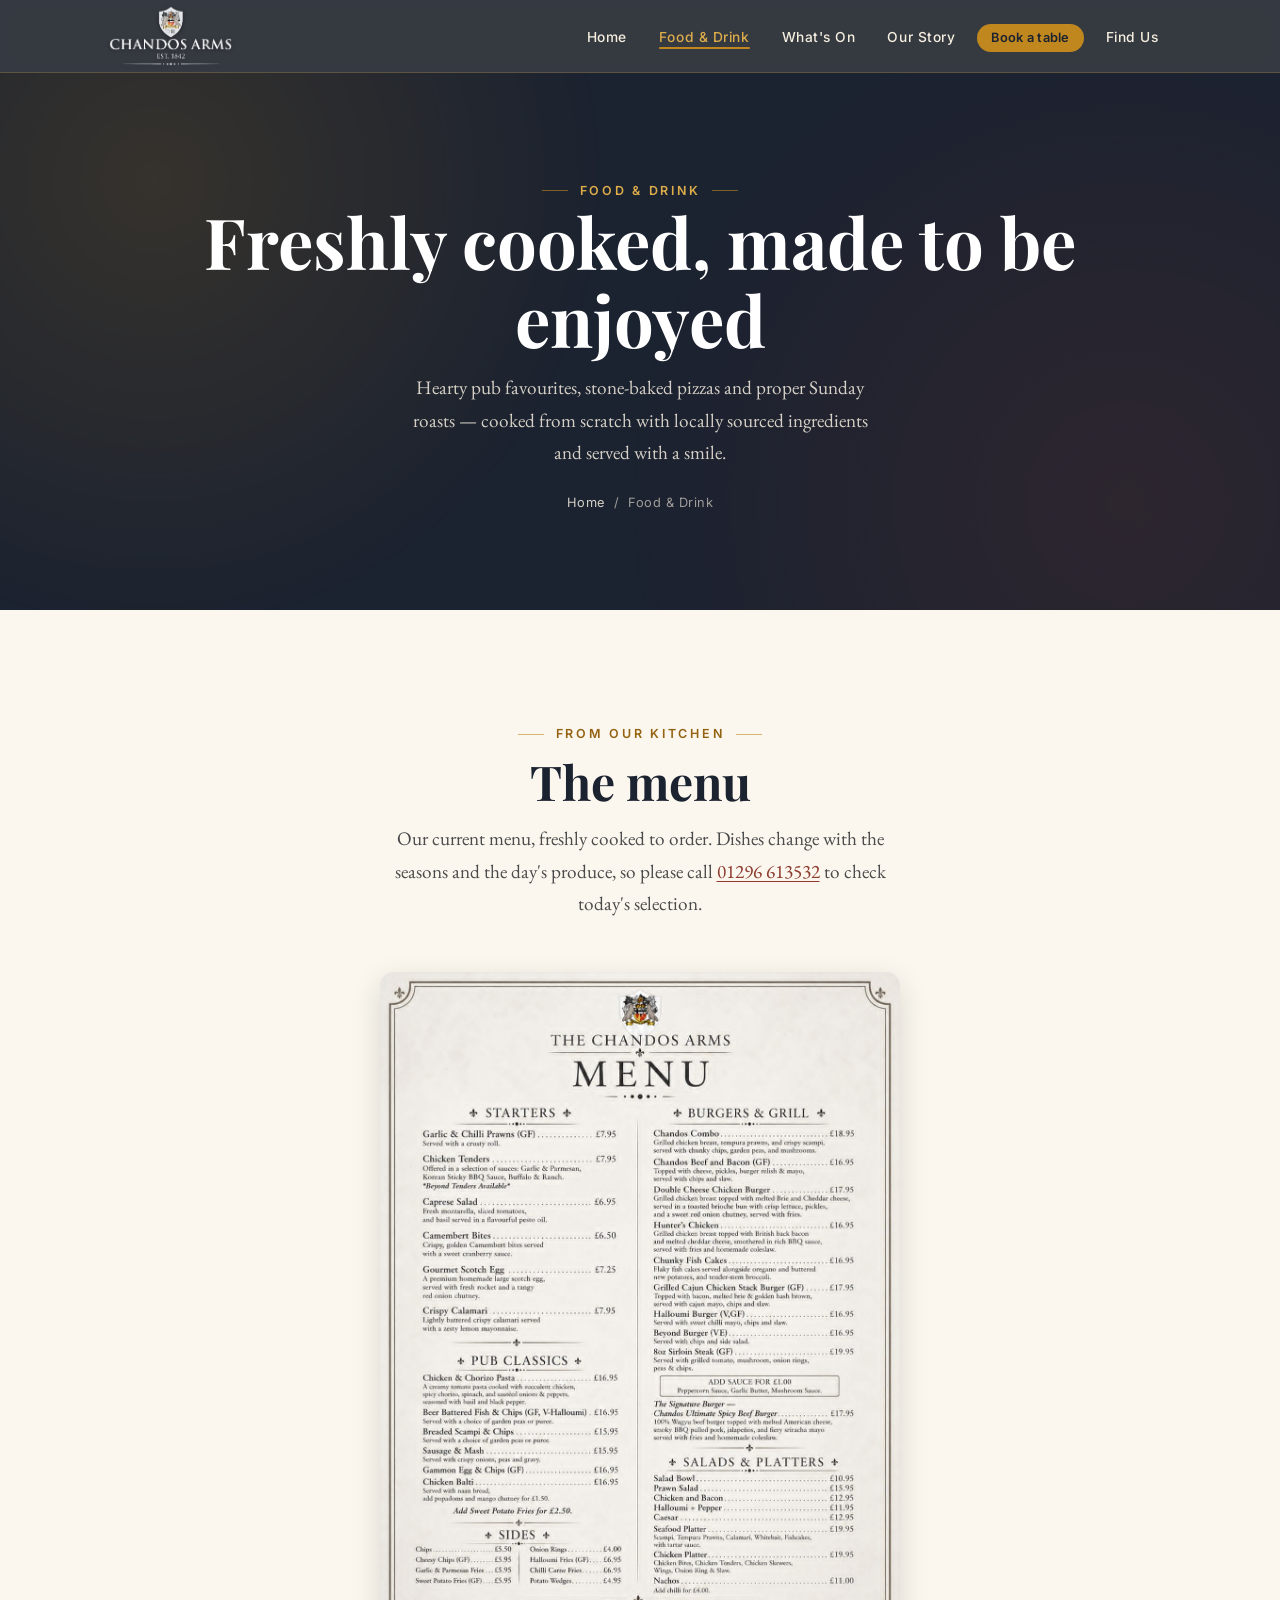
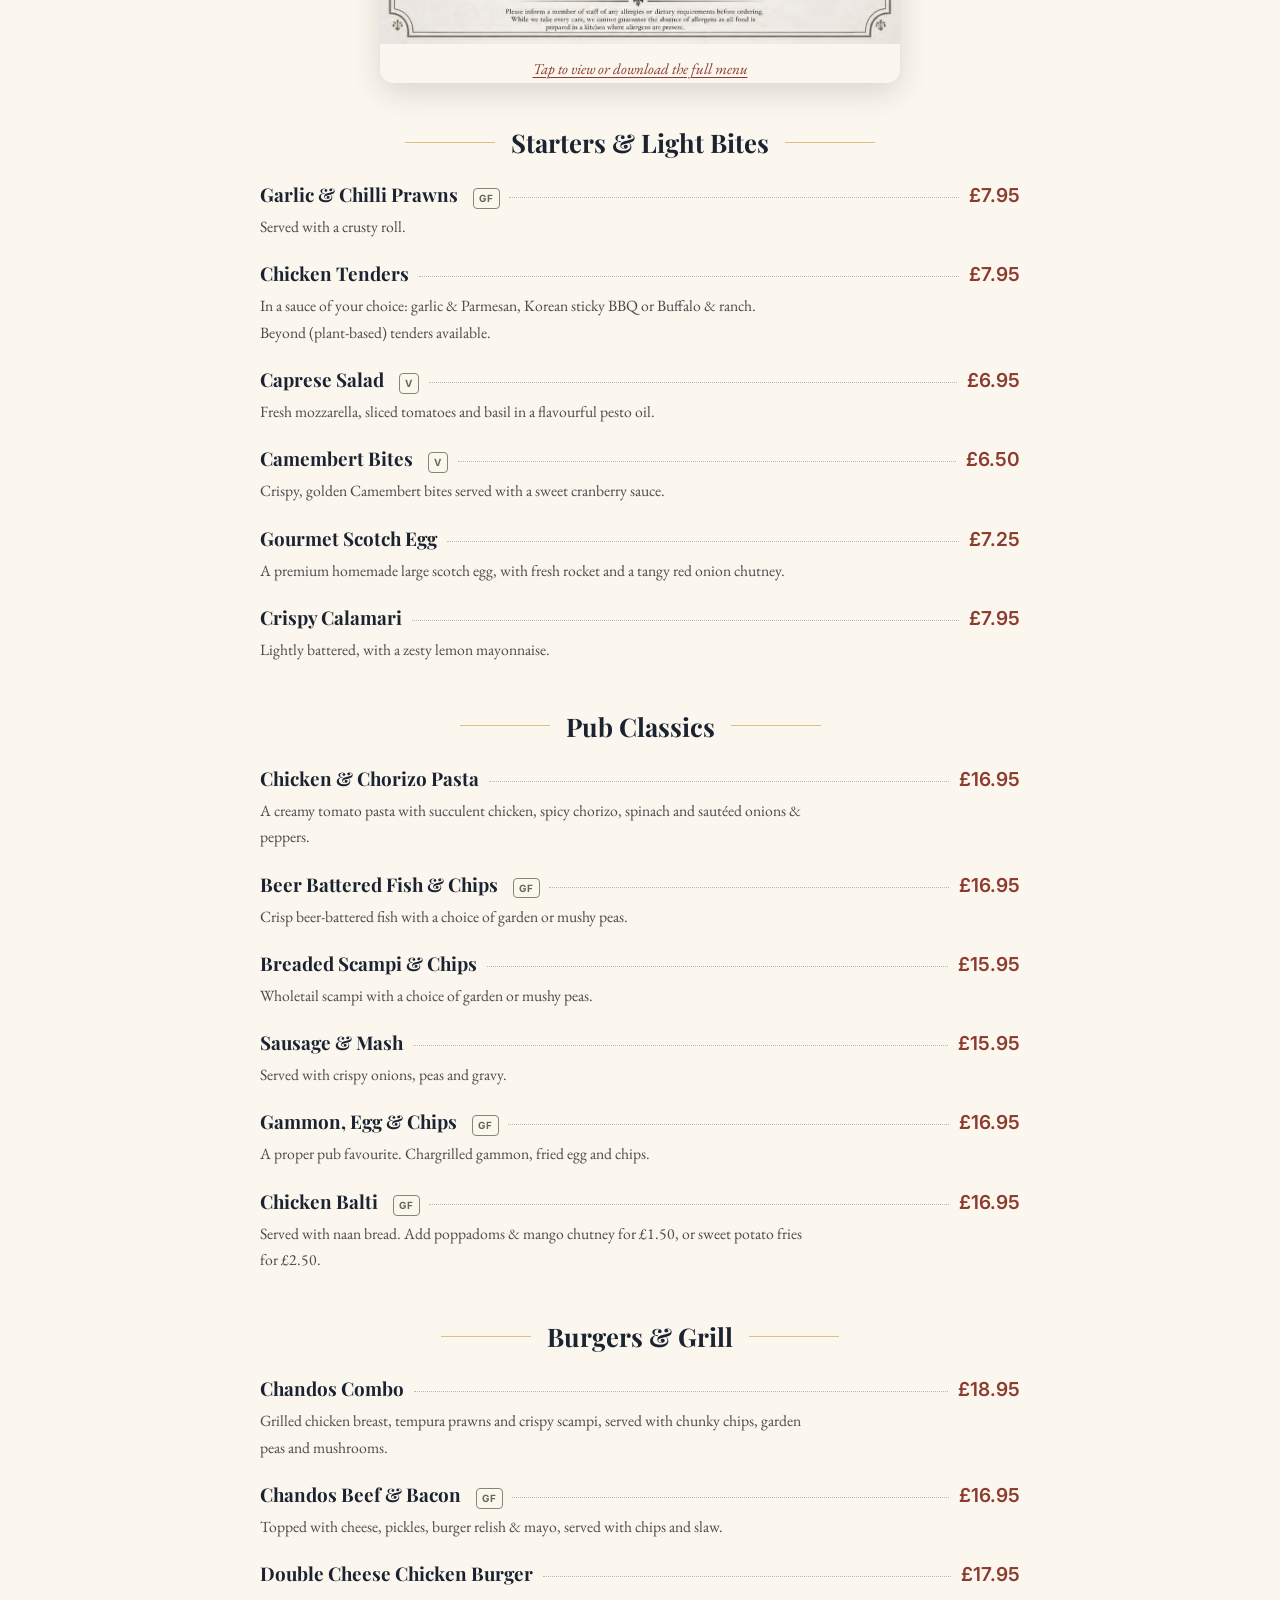
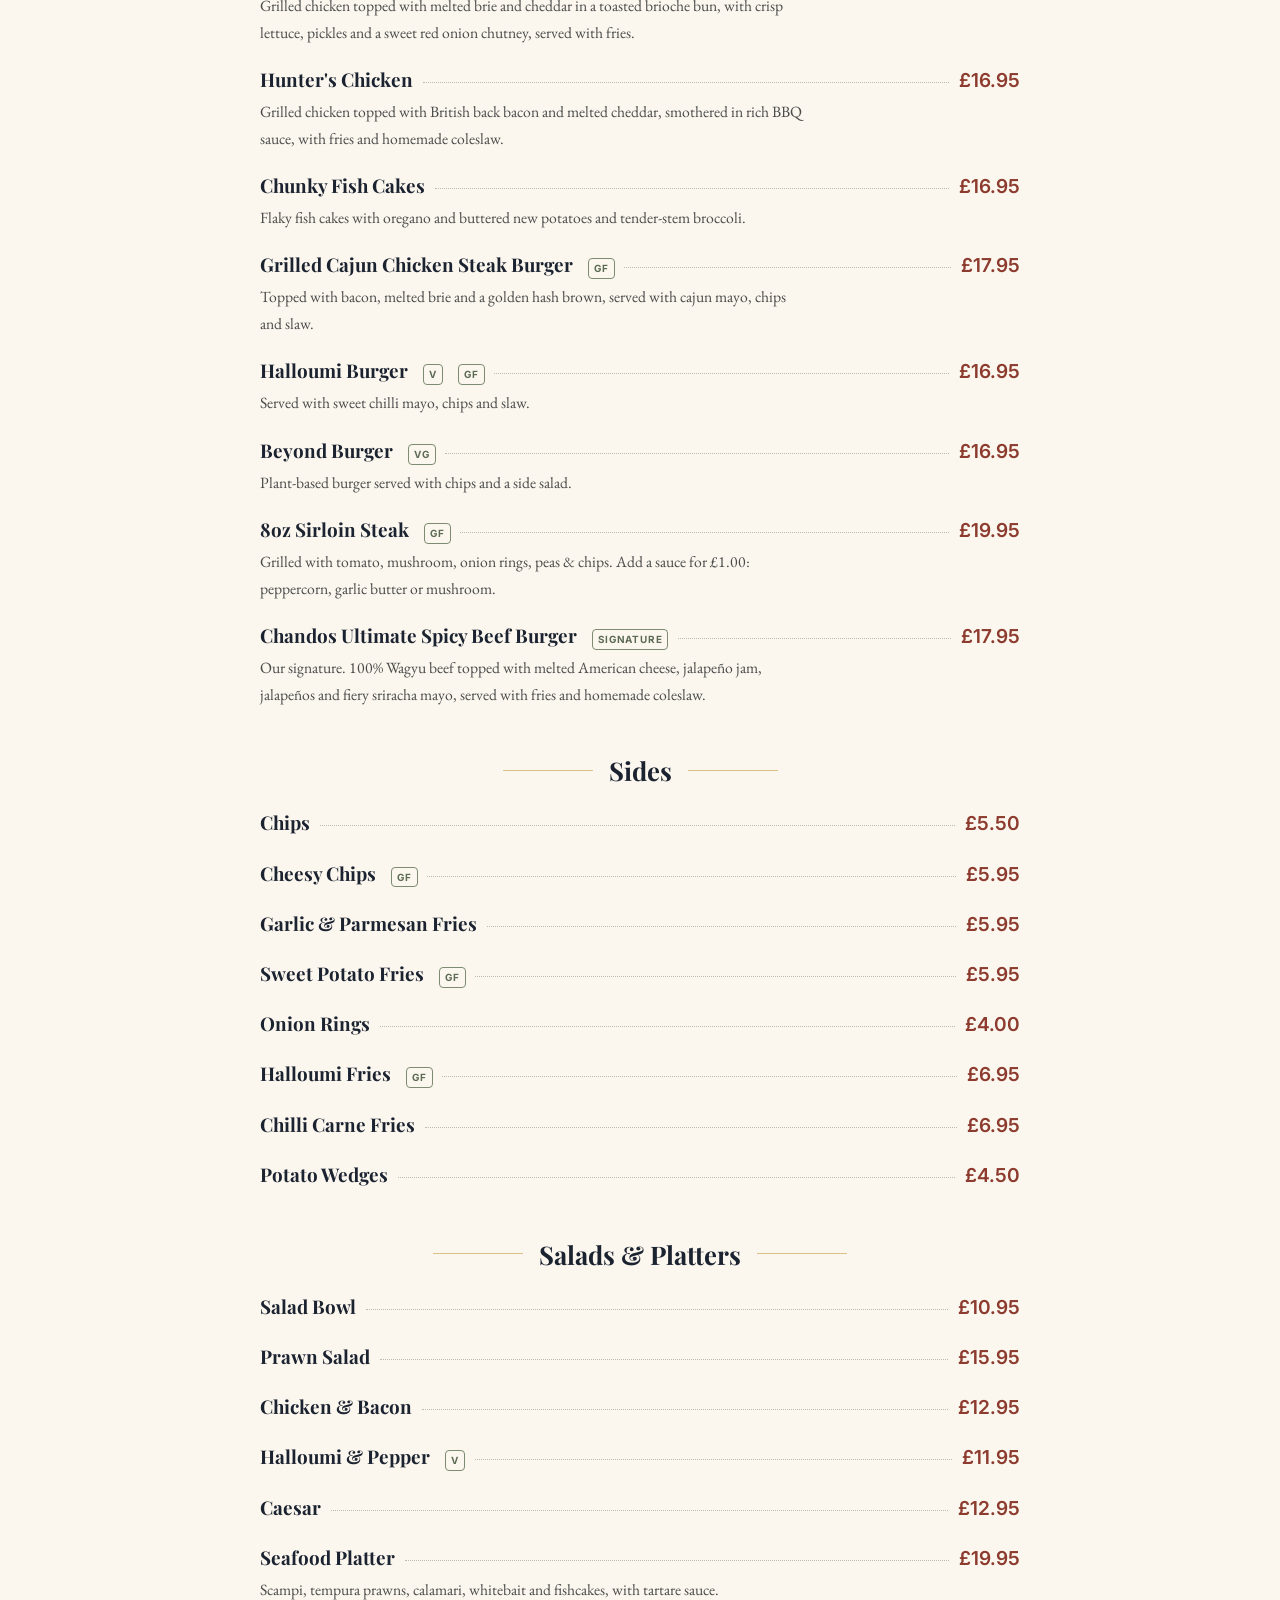
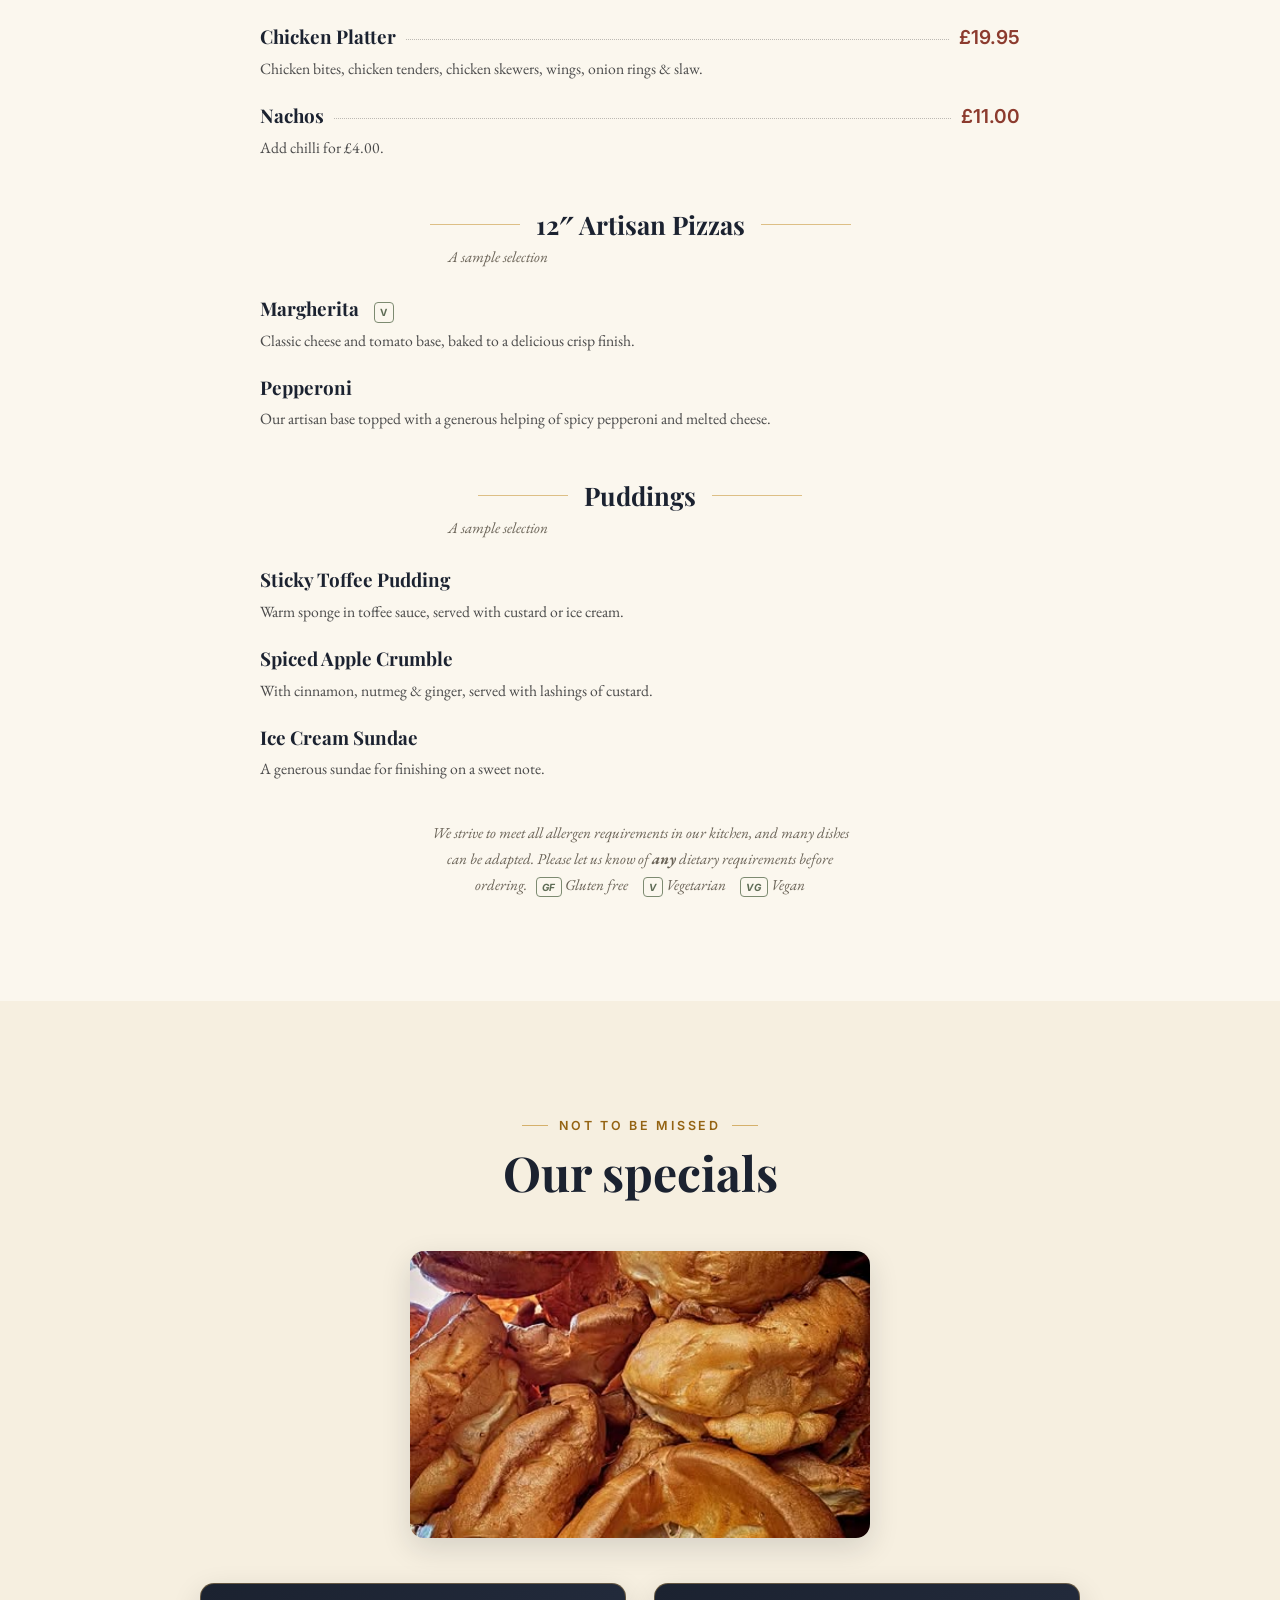
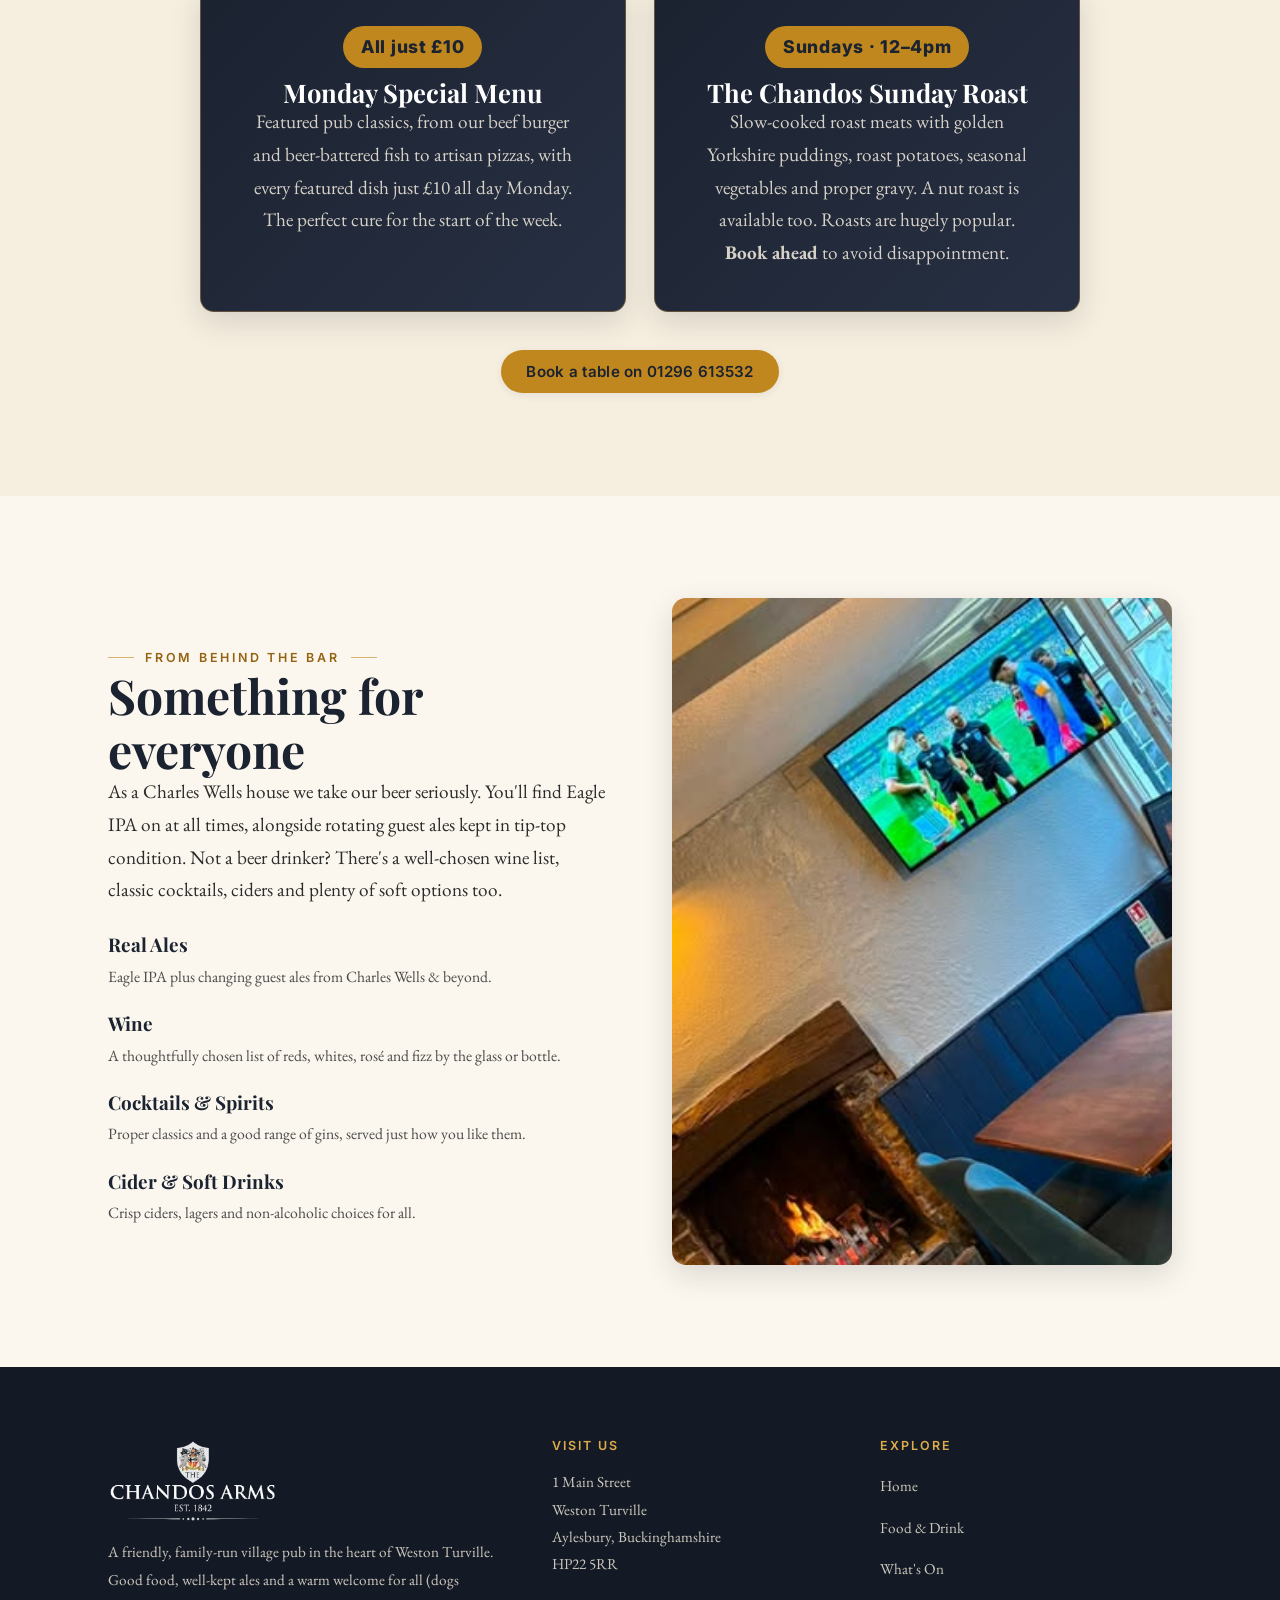
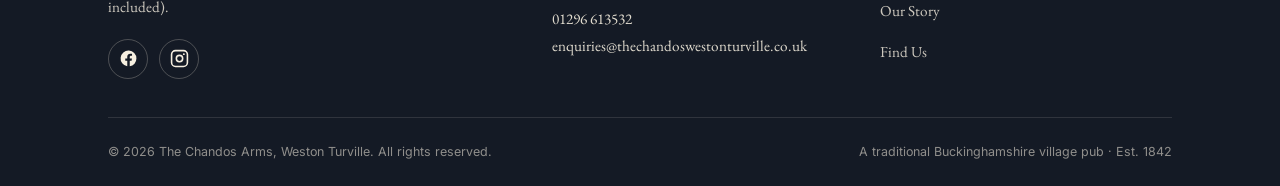
<file: menu.html>
<!DOCTYPE html>
<html lang="en-GB">
<head>
  <meta charset="UTF-8" />
  <meta name="viewport" content="width=device-width, initial-scale=1.0" />
  <title>Food &amp; Drink, The Chandos Arms, Weston Turville</title>
  <meta name="description" content="Freshly cooked pub classics, 12-inch artisan pizzas, generous Sunday roasts, real ales and a thoughtful wine list at The Chandos Arms in Weston Turville." />
  <link rel="icon" type="image/png" sizes="32x32" href="assets/favicon-32.png" />
  <link rel="icon" type="image/png" sizes="48x48" href="assets/favicon-48.png" />
  <link rel="apple-touch-icon" href="assets/apple-touch-icon.png" />
  <link rel="preconnect" href="https://fonts.googleapis.com" />
  <link rel="preconnect" href="https://fonts.gstatic.com" crossorigin />
  <link href="https://fonts.googleapis.com/css2?family=Playfair+Display:wght@500;600;700;800&family=EB+Garamond:ital,wght@0,400;0,500;0,600;1,400&family=Inter:wght@400;500;600;700;800&display=swap" rel="stylesheet" />
  <link rel="stylesheet" href="css/styles.css" />
</head>
<body>
  <a class="skip-link" href="#main">Skip to content</a>

  <header class="site-header">
    <nav class="nav container" aria-label="Primary">
      <a class="brand" href="index.html" aria-label="The Chandos Arms, home">
        <img src="images/logo-arms.png" alt="" width="526" height="261" />
      </a>
      <button class="nav-toggle" aria-expanded="false" aria-controls="nav-menu" aria-label="Open menu">
        <span class="bars"></span>
      </button>
      <div class="nav-menu" id="nav-menu">
        <ul class="nav-links">
          <li><a href="index.html">Home</a></li>
          <li><a href="menu.html" aria-current="page">Food &amp; Drink</a></li>
          <li><a href="whats-on.html">What's On</a></li>
          <li><a href="our-story.html">Our Story</a></li>
          <li class="nav-book"><a class="btn btn--gold btn--sm" href="tel:+441296613532">Book a table</a></li>
          <li><a href="find-us.html">Find Us</a></li>
        </ul>
      </div>
    </nav>
  </header>

  <main id="main">

    <section class="pagehero">
      <div class="pagehero__inner container">
        <span class="eyebrow eyebrow--center">Food &amp; Drink</span>
        <h1>Freshly cooked, made to be enjoyed</h1>
        <p>Hearty pub favourites, stone-baked pizzas and proper Sunday roasts — cooked from scratch with locally sourced ingredients and served with a smile.</p>
        <nav class="crumbs" aria-label="Breadcrumb"><a href="index.html">Home</a> &nbsp;/&nbsp; Food &amp; Drink</nav>
      </div>
    </section>

    <!-- ===================== FOOD MENU ===================== -->
    <section class="section" aria-labelledby="food-menu-title">
      <div class="container">
        <div class="section-head center reveal">
          <span class="eyebrow eyebrow--center">From our kitchen</span>
          <h2 id="food-menu-title">The menu</h2>
          <p>Our current menu, freshly cooked to order. Dishes change with the seasons and the day's produce, so please call <a href="tel:+441296613532">01296&nbsp;613532</a> to check today's selection.</p>
        </div>

        <figure class="frame reveal mx-auto" style="max-width: 520px; margin-bottom: clamp(2rem, 4vw, 2.8rem);">
          <a href="images/menu-June-2026.jpg" target="_blank" rel="noopener" aria-label="Open the full Chandos Arms menu in a new tab">
            <img src="images/menu-June-2026.jpg" alt="The Chandos Arms June 2026 menu, listing starters, pub classics, burgers and grills, sides, salads and platters with prices." width="1103" height="1426" loading="lazy" />
          </a>
          <figcaption class="menu-note" style="margin-top:0.8rem;"><a href="images/menu-June-2026.jpg" target="_blank" rel="noopener">Tap to view or download the full menu</a></figcaption>
        </figure>

        <div class="menu-board">

          <div class="menu-group reveal">
            <h3 class="menu-group__title">Starters &amp; Light Bites</h3>
            <ul class="menu-list">
              <li class="menu-item">
                <div class="menu-item__head"><span class="menu-item__name">Garlic &amp; Chilli Prawns</span><span class="tag">GF</span><span class="menu-item__dots" aria-hidden="true"></span><span class="menu-item__price">£7.95</span></div>
                <p class="menu-item__desc">Served with a crusty roll.</p>
              </li>
              <li class="menu-item">
                <div class="menu-item__head"><span class="menu-item__name">Chicken Tenders</span><span class="menu-item__dots" aria-hidden="true"></span><span class="menu-item__price">£7.95</span></div>
                <p class="menu-item__desc">In a sauce of your choice: garlic &amp; Parmesan, Korean sticky BBQ or Buffalo &amp; ranch. Beyond (plant-based) tenders available.</p>
              </li>
              <li class="menu-item">
                <div class="menu-item__head"><span class="menu-item__name">Caprese Salad</span><span class="tag">V</span><span class="menu-item__dots" aria-hidden="true"></span><span class="menu-item__price">£6.95</span></div>
                <p class="menu-item__desc">Fresh mozzarella, sliced tomatoes and basil in a flavourful pesto oil.</p>
              </li>
              <li class="menu-item">
                <div class="menu-item__head"><span class="menu-item__name">Camembert Bites</span><span class="tag">V</span><span class="menu-item__dots" aria-hidden="true"></span><span class="menu-item__price">£6.50</span></div>
                <p class="menu-item__desc">Crispy, golden Camembert bites served with a sweet cranberry sauce.</p>
              </li>
              <li class="menu-item">
                <div class="menu-item__head"><span class="menu-item__name">Gourmet Scotch Egg</span><span class="menu-item__dots" aria-hidden="true"></span><span class="menu-item__price">£7.25</span></div>
                <p class="menu-item__desc">A premium homemade large scotch egg, with fresh rocket and a tangy red onion chutney.</p>
              </li>
              <li class="menu-item">
                <div class="menu-item__head"><span class="menu-item__name">Crispy Calamari</span><span class="menu-item__dots" aria-hidden="true"></span><span class="menu-item__price">£7.95</span></div>
                <p class="menu-item__desc">Lightly battered, with a zesty lemon mayonnaise.</p>
              </li>
            </ul>
          </div>

          <div class="menu-group reveal">
            <h3 class="menu-group__title">Pub Classics</h3>
            <ul class="menu-list">
              <li class="menu-item">
                <div class="menu-item__head"><span class="menu-item__name">Chicken &amp; Chorizo Pasta</span><span class="menu-item__dots" aria-hidden="true"></span><span class="menu-item__price">£16.95</span></div>
                <p class="menu-item__desc">A creamy tomato pasta with succulent chicken, spicy chorizo, spinach and sautéed onions &amp; peppers.</p>
              </li>
              <li class="menu-item">
                <div class="menu-item__head"><span class="menu-item__name">Beer Battered Fish &amp; Chips</span><span class="tag">GF</span><span class="menu-item__dots" aria-hidden="true"></span><span class="menu-item__price">£16.95</span></div>
                <p class="menu-item__desc">Crisp beer-battered fish with a choice of garden or mushy peas.</p>
              </li>
              <li class="menu-item">
                <div class="menu-item__head"><span class="menu-item__name">Breaded Scampi &amp; Chips</span><span class="menu-item__dots" aria-hidden="true"></span><span class="menu-item__price">£15.95</span></div>
                <p class="menu-item__desc">Wholetail scampi with a choice of garden or mushy peas.</p>
              </li>
              <li class="menu-item">
                <div class="menu-item__head"><span class="menu-item__name">Sausage &amp; Mash</span><span class="menu-item__dots" aria-hidden="true"></span><span class="menu-item__price">£15.95</span></div>
                <p class="menu-item__desc">Served with crispy onions, peas and gravy.</p>
              </li>
              <li class="menu-item">
                <div class="menu-item__head"><span class="menu-item__name">Gammon, Egg &amp; Chips</span><span class="tag">GF</span><span class="menu-item__dots" aria-hidden="true"></span><span class="menu-item__price">£16.95</span></div>
                <p class="menu-item__desc">A proper pub favourite. Chargrilled gammon, fried egg and chips.</p>
              </li>
              <li class="menu-item">
                <div class="menu-item__head"><span class="menu-item__name">Chicken Balti</span><span class="tag">GF</span><span class="menu-item__dots" aria-hidden="true"></span><span class="menu-item__price">£16.95</span></div>
                <p class="menu-item__desc">Served with naan bread. Add poppadoms &amp; mango chutney for £1.50, or sweet potato fries for £2.50.</p>
              </li>
            </ul>
          </div>

          <div class="menu-group reveal">
            <h3 class="menu-group__title">Burgers &amp; Grill</h3>
            <ul class="menu-list">
              <li class="menu-item">
                <div class="menu-item__head"><span class="menu-item__name">Chandos Combo</span><span class="menu-item__dots" aria-hidden="true"></span><span class="menu-item__price">£18.95</span></div>
                <p class="menu-item__desc">Grilled chicken breast, tempura prawns and crispy scampi, served with chunky chips, garden peas and mushrooms.</p>
              </li>
              <li class="menu-item">
                <div class="menu-item__head"><span class="menu-item__name">Chandos Beef &amp; Bacon</span><span class="tag">GF</span><span class="menu-item__dots" aria-hidden="true"></span><span class="menu-item__price">£16.95</span></div>
                <p class="menu-item__desc">Topped with cheese, pickles, burger relish &amp; mayo, served with chips and slaw.</p>
              </li>
              <li class="menu-item">
                <div class="menu-item__head"><span class="menu-item__name">Double Cheese Chicken Burger</span><span class="menu-item__dots" aria-hidden="true"></span><span class="menu-item__price">£17.95</span></div>
                <p class="menu-item__desc">Grilled chicken topped with melted brie and cheddar in a toasted brioche bun, with crisp lettuce, pickles and a sweet red onion chutney, served with fries.</p>
              </li>
              <li class="menu-item">
                <div class="menu-item__head"><span class="menu-item__name">Hunter's Chicken</span><span class="menu-item__dots" aria-hidden="true"></span><span class="menu-item__price">£16.95</span></div>
                <p class="menu-item__desc">Grilled chicken topped with British back bacon and melted cheddar, smothered in rich BBQ sauce, with fries and homemade coleslaw.</p>
              </li>
              <li class="menu-item">
                <div class="menu-item__head"><span class="menu-item__name">Chunky Fish Cakes</span><span class="menu-item__dots" aria-hidden="true"></span><span class="menu-item__price">£16.95</span></div>
                <p class="menu-item__desc">Flaky fish cakes with oregano and buttered new potatoes and tender-stem broccoli.</p>
              </li>
              <li class="menu-item">
                <div class="menu-item__head"><span class="menu-item__name">Grilled Cajun Chicken Steak Burger</span><span class="tag">GF</span><span class="menu-item__dots" aria-hidden="true"></span><span class="menu-item__price">£17.95</span></div>
                <p class="menu-item__desc">Topped with bacon, melted brie and a golden hash brown, served with cajun mayo, chips and slaw.</p>
              </li>
              <li class="menu-item">
                <div class="menu-item__head"><span class="menu-item__name">Halloumi Burger</span><span class="tag">V</span><span class="tag">GF</span><span class="menu-item__dots" aria-hidden="true"></span><span class="menu-item__price">£16.95</span></div>
                <p class="menu-item__desc">Served with sweet chilli mayo, chips and slaw.</p>
              </li>
              <li class="menu-item">
                <div class="menu-item__head"><span class="menu-item__name">Beyond Burger</span><span class="tag">VG</span><span class="menu-item__dots" aria-hidden="true"></span><span class="menu-item__price">£16.95</span></div>
                <p class="menu-item__desc">Plant-based burger served with chips and a side salad.</p>
              </li>
              <li class="menu-item">
                <div class="menu-item__head"><span class="menu-item__name">8oz Sirloin Steak</span><span class="tag">GF</span><span class="menu-item__dots" aria-hidden="true"></span><span class="menu-item__price">£19.95</span></div>
                <p class="menu-item__desc">Grilled with tomato, mushroom, onion rings, peas &amp; chips. Add a sauce for £1.00: peppercorn, garlic butter or mushroom.</p>
              </li>
              <li class="menu-item">
                <div class="menu-item__head"><span class="menu-item__name">Chandos Ultimate Spicy Beef Burger</span><span class="tag">Signature</span><span class="menu-item__dots" aria-hidden="true"></span><span class="menu-item__price">£17.95</span></div>
                <p class="menu-item__desc">Our signature. 100% Wagyu beef topped with melted American cheese, jalapeño jam, jalapeños and fiery sriracha mayo, served with fries and homemade coleslaw.</p>
              </li>
            </ul>
          </div>

          <div class="menu-group reveal">
            <h3 class="menu-group__title">Sides</h3>
            <ul class="menu-list">
              <li class="menu-item">
                <div class="menu-item__head"><span class="menu-item__name">Chips</span><span class="menu-item__dots" aria-hidden="true"></span><span class="menu-item__price">£5.50</span></div>
              </li>
              <li class="menu-item">
                <div class="menu-item__head"><span class="menu-item__name">Cheesy Chips</span><span class="tag">GF</span><span class="menu-item__dots" aria-hidden="true"></span><span class="menu-item__price">£5.95</span></div>
              </li>
              <li class="menu-item">
                <div class="menu-item__head"><span class="menu-item__name">Garlic &amp; Parmesan Fries</span><span class="menu-item__dots" aria-hidden="true"></span><span class="menu-item__price">£5.95</span></div>
              </li>
              <li class="menu-item">
                <div class="menu-item__head"><span class="menu-item__name">Sweet Potato Fries</span><span class="tag">GF</span><span class="menu-item__dots" aria-hidden="true"></span><span class="menu-item__price">£5.95</span></div>
              </li>
              <li class="menu-item">
                <div class="menu-item__head"><span class="menu-item__name">Onion Rings</span><span class="menu-item__dots" aria-hidden="true"></span><span class="menu-item__price">£4.00</span></div>
              </li>
              <li class="menu-item">
                <div class="menu-item__head"><span class="menu-item__name">Halloumi Fries</span><span class="tag">GF</span><span class="menu-item__dots" aria-hidden="true"></span><span class="menu-item__price">£6.95</span></div>
              </li>
              <li class="menu-item">
                <div class="menu-item__head"><span class="menu-item__name">Chilli Carne Fries</span><span class="menu-item__dots" aria-hidden="true"></span><span class="menu-item__price">£6.95</span></div>
              </li>
              <li class="menu-item">
                <div class="menu-item__head"><span class="menu-item__name">Potato Wedges</span><span class="menu-item__dots" aria-hidden="true"></span><span class="menu-item__price">£4.50</span></div>
              </li>
            </ul>
          </div>

          <div class="menu-group reveal">
            <h3 class="menu-group__title">Salads &amp; Platters</h3>
            <ul class="menu-list">
              <li class="menu-item">
                <div class="menu-item__head"><span class="menu-item__name">Salad Bowl</span><span class="menu-item__dots" aria-hidden="true"></span><span class="menu-item__price">£10.95</span></div>
              </li>
              <li class="menu-item">
                <div class="menu-item__head"><span class="menu-item__name">Prawn Salad</span><span class="menu-item__dots" aria-hidden="true"></span><span class="menu-item__price">£15.95</span></div>
              </li>
              <li class="menu-item">
                <div class="menu-item__head"><span class="menu-item__name">Chicken &amp; Bacon</span><span class="menu-item__dots" aria-hidden="true"></span><span class="menu-item__price">£12.95</span></div>
              </li>
              <li class="menu-item">
                <div class="menu-item__head"><span class="menu-item__name">Halloumi &amp; Pepper</span><span class="tag">V</span><span class="menu-item__dots" aria-hidden="true"></span><span class="menu-item__price">£11.95</span></div>
              </li>
              <li class="menu-item">
                <div class="menu-item__head"><span class="menu-item__name">Caesar</span><span class="menu-item__dots" aria-hidden="true"></span><span class="menu-item__price">£12.95</span></div>
              </li>
              <li class="menu-item">
                <div class="menu-item__head"><span class="menu-item__name">Seafood Platter</span><span class="menu-item__dots" aria-hidden="true"></span><span class="menu-item__price">£19.95</span></div>
                <p class="menu-item__desc">Scampi, tempura prawns, calamari, whitebait and fishcakes, with tartare sauce.</p>
              </li>
              <li class="menu-item">
                <div class="menu-item__head"><span class="menu-item__name">Chicken Platter</span><span class="menu-item__dots" aria-hidden="true"></span><span class="menu-item__price">£19.95</span></div>
                <p class="menu-item__desc">Chicken bites, chicken tenders, chicken skewers, wings, onion rings &amp; slaw.</p>
              </li>
              <li class="menu-item">
                <div class="menu-item__head"><span class="menu-item__name">Nachos</span><span class="menu-item__dots" aria-hidden="true"></span><span class="menu-item__price">£11.00</span></div>
                <p class="menu-item__desc">Add chilli for £4.00.</p>
              </li>
            </ul>
          </div>

          <div class="menu-group reveal">
            <h3 class="menu-group__title">12&Prime; Artisan Pizzas</h3>
            <p class="menu-note">A sample selection</p>
            <ul class="menu-list">
              <li class="menu-item">
                <div class="menu-item__head"><span class="menu-item__name">Margherita</span><span class="tag">V</span></div>
                <p class="menu-item__desc">Classic cheese and tomato base, baked to a delicious crisp finish.</p>
              </li>
              <li class="menu-item">
                <div class="menu-item__head"><span class="menu-item__name">Pepperoni</span></div>
                <p class="menu-item__desc">Our artisan base topped with a generous helping of spicy pepperoni and melted cheese.</p>
              </li>
            </ul>
          </div>

          <div class="menu-group reveal">
            <h3 class="menu-group__title">Puddings</h3>
            <p class="menu-note">A sample selection</p>
            <ul class="menu-list">
              <li class="menu-item">
                <div class="menu-item__head"><span class="menu-item__name">Sticky Toffee Pudding</span></div>
                <p class="menu-item__desc">Warm sponge in toffee sauce, served with custard or ice cream.</p>
              </li>
              <li class="menu-item">
                <div class="menu-item__head"><span class="menu-item__name">Spiced Apple Crumble</span></div>
                <p class="menu-item__desc">With cinnamon, nutmeg &amp; ginger, served with lashings of custard.</p>
              </li>
              <li class="menu-item">
                <div class="menu-item__head"><span class="menu-item__name">Ice Cream Sundae</span></div>
                <p class="menu-item__desc">A generous sundae for finishing on a sweet note.</p>
              </li>
            </ul>
          </div>

        </div>

        <p class="menu-note" style="margin-top:2.4rem; max-width:60ch; margin-inline:auto;">We strive to meet all allergen requirements in our kitchen, and many dishes can be adapted. Please let us know of <strong>any</strong> dietary requirements before ordering. <span class="tag">GF</span> Gluten free &nbsp; <span class="tag">V</span> Vegetarian &nbsp; <span class="tag">VG</span> Vegan</p>
      </div>
    </section>

    <!-- ===================== SPECIALS ===================== -->
    <section class="section bg-cream" aria-labelledby="specials-title">
      <div class="container">
        <div class="section-head center reveal">
          <span class="eyebrow eyebrow--center">Not to be missed</span>
          <h2 id="specials-title">Our specials</h2>
        </div>
        <div class="frame reveal mx-auto" style="max-width: 460px; aspect-ratio: 16 / 10; margin-bottom: clamp(2rem, 4vw, 2.8rem);">
          <img src="images/yorkshire-puddings.jpg" alt="A golden pile of freshly baked Yorkshire puddings, ready for the Sunday roast." width="414" height="414" loading="lazy" />
        </div>
        <div class="grid grid--2" style="max-width:880px; margin-inline:auto;">
          <div class="special-banner reveal">
            <span class="price-pill">All just £10</span>
            <h3>Monday Special Menu</h3>
            <p>Featured pub classics, from our beef burger and beer-battered fish to artisan pizzas, with every featured dish just £10 all day Monday. The perfect cure for the start of the week.</p>
          </div>
          <div class="special-banner reveal" data-delay="1">
            <span class="price-pill">Sundays · 12&ndash;4pm</span>
            <h3>The Chandos Sunday Roast</h3>
            <p>Slow-cooked roast meats with golden Yorkshire puddings, roast potatoes, seasonal vegetables and proper gravy. A nut roast is available too. Roasts are hugely popular. <strong>Book ahead</strong> to avoid disappointment.</p>
          </div>
        </div>
        <div class="btn-row center" style="margin-top:2.4rem;">
          <a class="btn btn--gold" href="tel:+441296613532">Book a table on 01296&nbsp;613532</a>
        </div>
      </div>
    </section>

    <!-- ===================== DRINKS ===================== -->
    <section class="section" aria-labelledby="drinks-title">
      <div class="container">
        <div class="split">
          <div class="reveal">
            <span class="eyebrow">From behind the bar</span>
            <h2 id="drinks-title">Something for everyone</h2>
            <p>As a Charles Wells house we take our beer seriously. You'll find Eagle IPA on at all times, alongside rotating guest ales kept in tip-top condition. Not a beer drinker? There's a well-chosen wine list, classic cocktails, ciders and plenty of soft options too.</p>
            <ul class="menu-list" style="margin-top:1.4rem;">
              <li class="menu-item"><div class="menu-item__head"><span class="menu-item__name">Real Ales</span></div><p class="menu-item__desc">Eagle IPA plus changing guest ales from Charles Wells &amp; beyond.</p></li>
              <li class="menu-item"><div class="menu-item__head"><span class="menu-item__name">Wine</span></div><p class="menu-item__desc">A thoughtfully chosen list of reds, whites, rosé and fizz by the glass or bottle.</p></li>
              <li class="menu-item"><div class="menu-item__head"><span class="menu-item__name">Cocktails &amp; Spirits</span></div><p class="menu-item__desc">Proper classics and a good range of gins, served just how you like them.</p></li>
              <li class="menu-item"><div class="menu-item__head"><span class="menu-item__name">Cider &amp; Soft Drinks</span></div><p class="menu-item__desc">Crisp ciders, lagers and non-alcoholic choices for all.</p></li>
            </ul>
          </div>
          <div class="frame reveal" data-delay="1" style="aspect-ratio: 3 / 4;">
            <img src="images/interior-fireside.jpg" alt="The cosy interior of The Chandos Arms, with a lit open fire, panelled walls and comfortable seating." width="414" height="414" loading="lazy" />
          </div>
        </div>
      </div>
    </section>

  </main>

  <footer class="site-footer">
    <div class="container">
      <div class="footer-grid">
        <div class="footer-col">
          <div class="footer-brand">
            <img class="footer-logo" src="images/logo-arms.png" alt="The Chandos Arms, established 1842" width="526" height="261" />
          </div>
          <p class="footer-contact">A friendly, family-run village pub in the heart of Weston Turville. Good food, well-kept ales and a warm welcome for all (dogs included).</p>
          <div class="socials">
            <a href="https://www.facebook.com/TheChandos?locale=en_GB" aria-label="The Chandos Arms on Facebook" target="_blank" rel="noopener">
              <svg class="ico" viewBox="0 0 24 24" fill="currentColor" aria-hidden="true"><path d="M22 12a10 10 0 1 0-11.56 9.88v-6.99H7.9V12h2.54V9.8c0-2.5 1.49-3.89 3.78-3.89 1.09 0 2.24.2 2.24.2v2.46h-1.26c-1.24 0-1.63.77-1.63 1.56V12h2.78l-.44 2.89h-2.34v6.99A10 10 0 0 0 22 12z"/></svg>
            </a>
            <a href="https://www.instagram.com/chandosarms_westonturville/" aria-label="The Chandos Arms on Instagram" target="_blank" rel="noopener">
              <svg class="ico" viewBox="0 0 24 24" fill="none" stroke="currentColor" stroke-width="2" stroke-linecap="round" stroke-linejoin="round" aria-hidden="true"><rect x="2" y="2" width="20" height="20" rx="5"/><circle cx="12" cy="12" r="4"/><circle cx="17.5" cy="6.5" r="1.2" fill="currentColor" stroke="none"/></svg>
            </a>
          </div>
        </div>
        <div class="footer-col">
          <h4>Visit us</h4>
          <p class="footer-contact">
            1 Main Street<br />
            Weston Turville<br />
            Aylesbury, Buckinghamshire<br />
            HP22 5RR<br /><br />
            <a href="tel:+441296613532">01296 613532</a><br />
            <a href="mailto:enquiries@thechandoswestonturville.co.uk">enquiries@thechandoswestonturville.co.uk</a>
          </p>
        </div>
        <div class="footer-col">
          <h4>Explore</h4>
          <ul>
            <li><a href="index.html">Home</a></li>
            <li><a href="menu.html">Food &amp; Drink</a></li>
            <li><a href="whats-on.html">What's On</a></li>
            <li><a href="our-story.html">Our Story</a></li>
            <li><a href="find-us.html">Find Us</a></li>
          </ul>
        </div>
      </div>
      <div class="footer-bottom">
        <span>&copy; <span id="year">2026</span> The Chandos Arms, Weston Turville. All rights reserved.</span>
        <span>A traditional Buckinghamshire village pub · Est. 1842</span>
      </div>
    </div>
  </footer>

  <script src="js/main.js"></script>
</body>
</html>
</file>
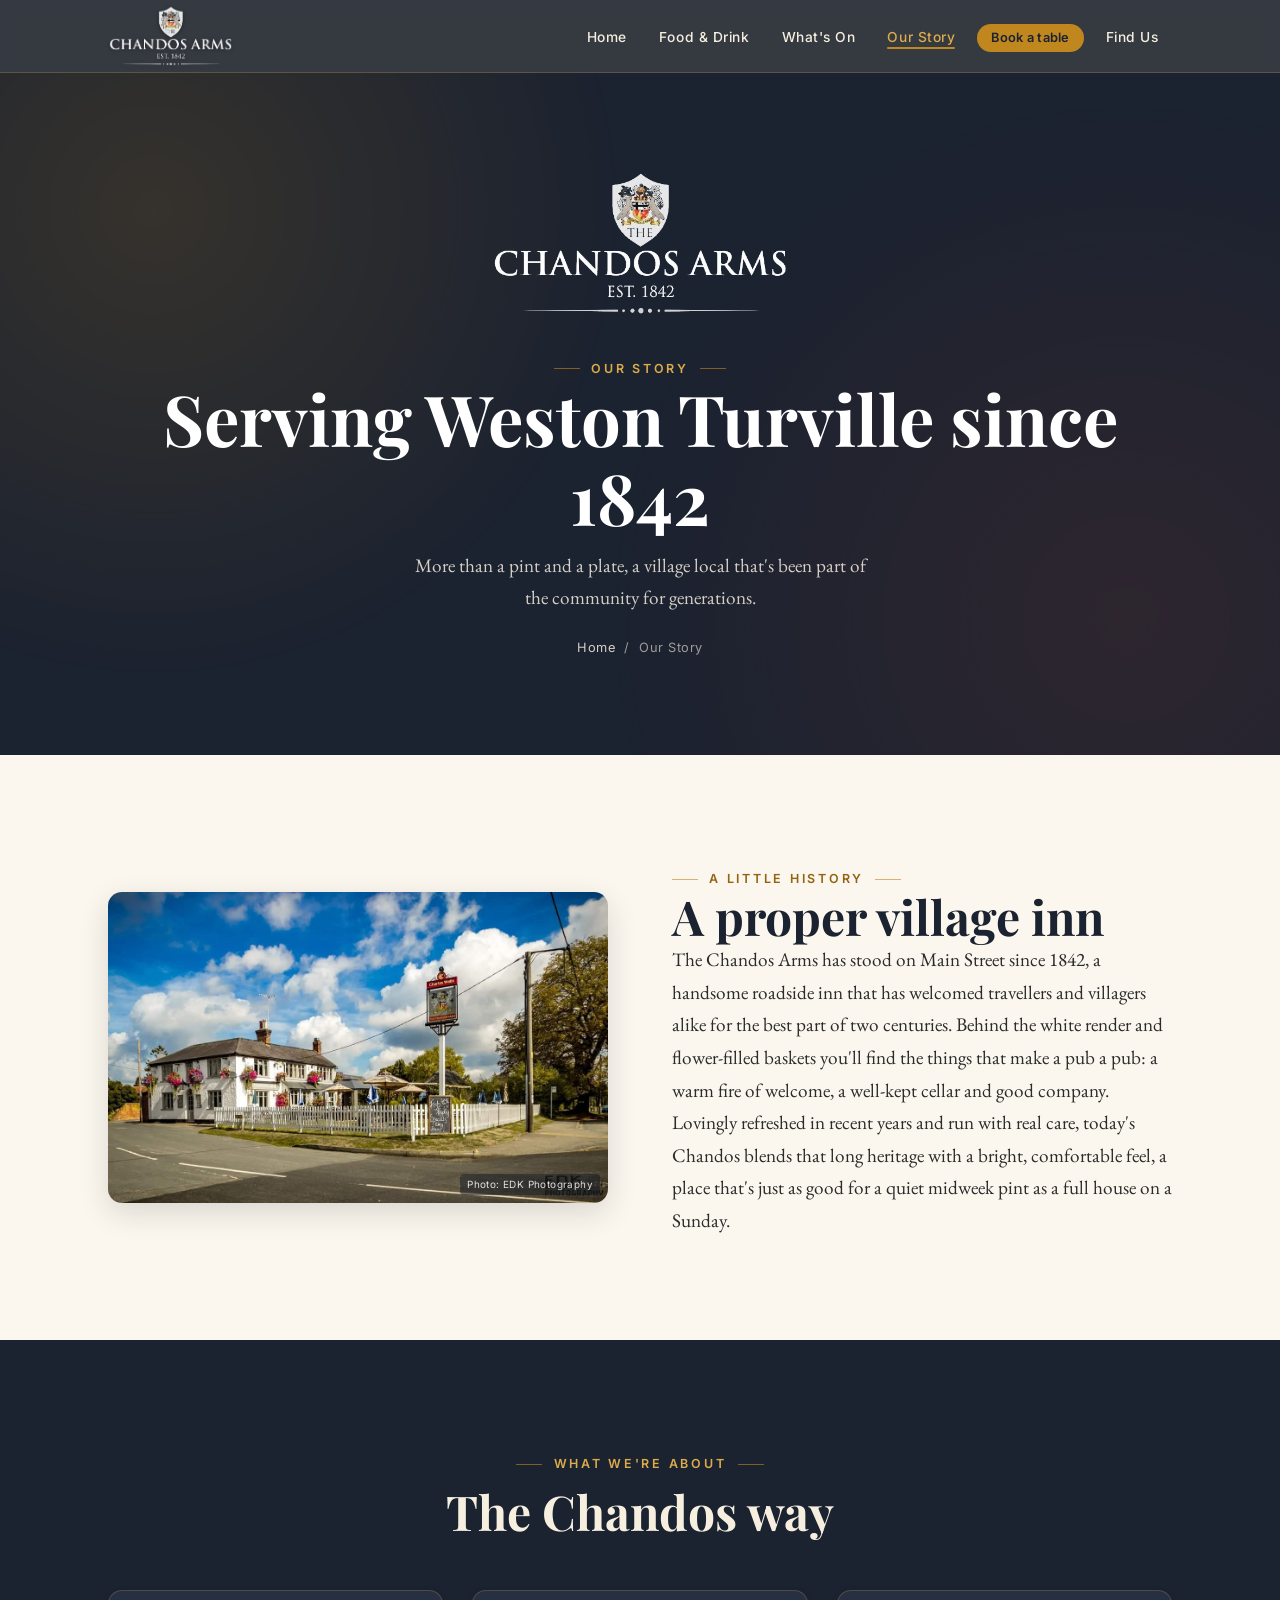
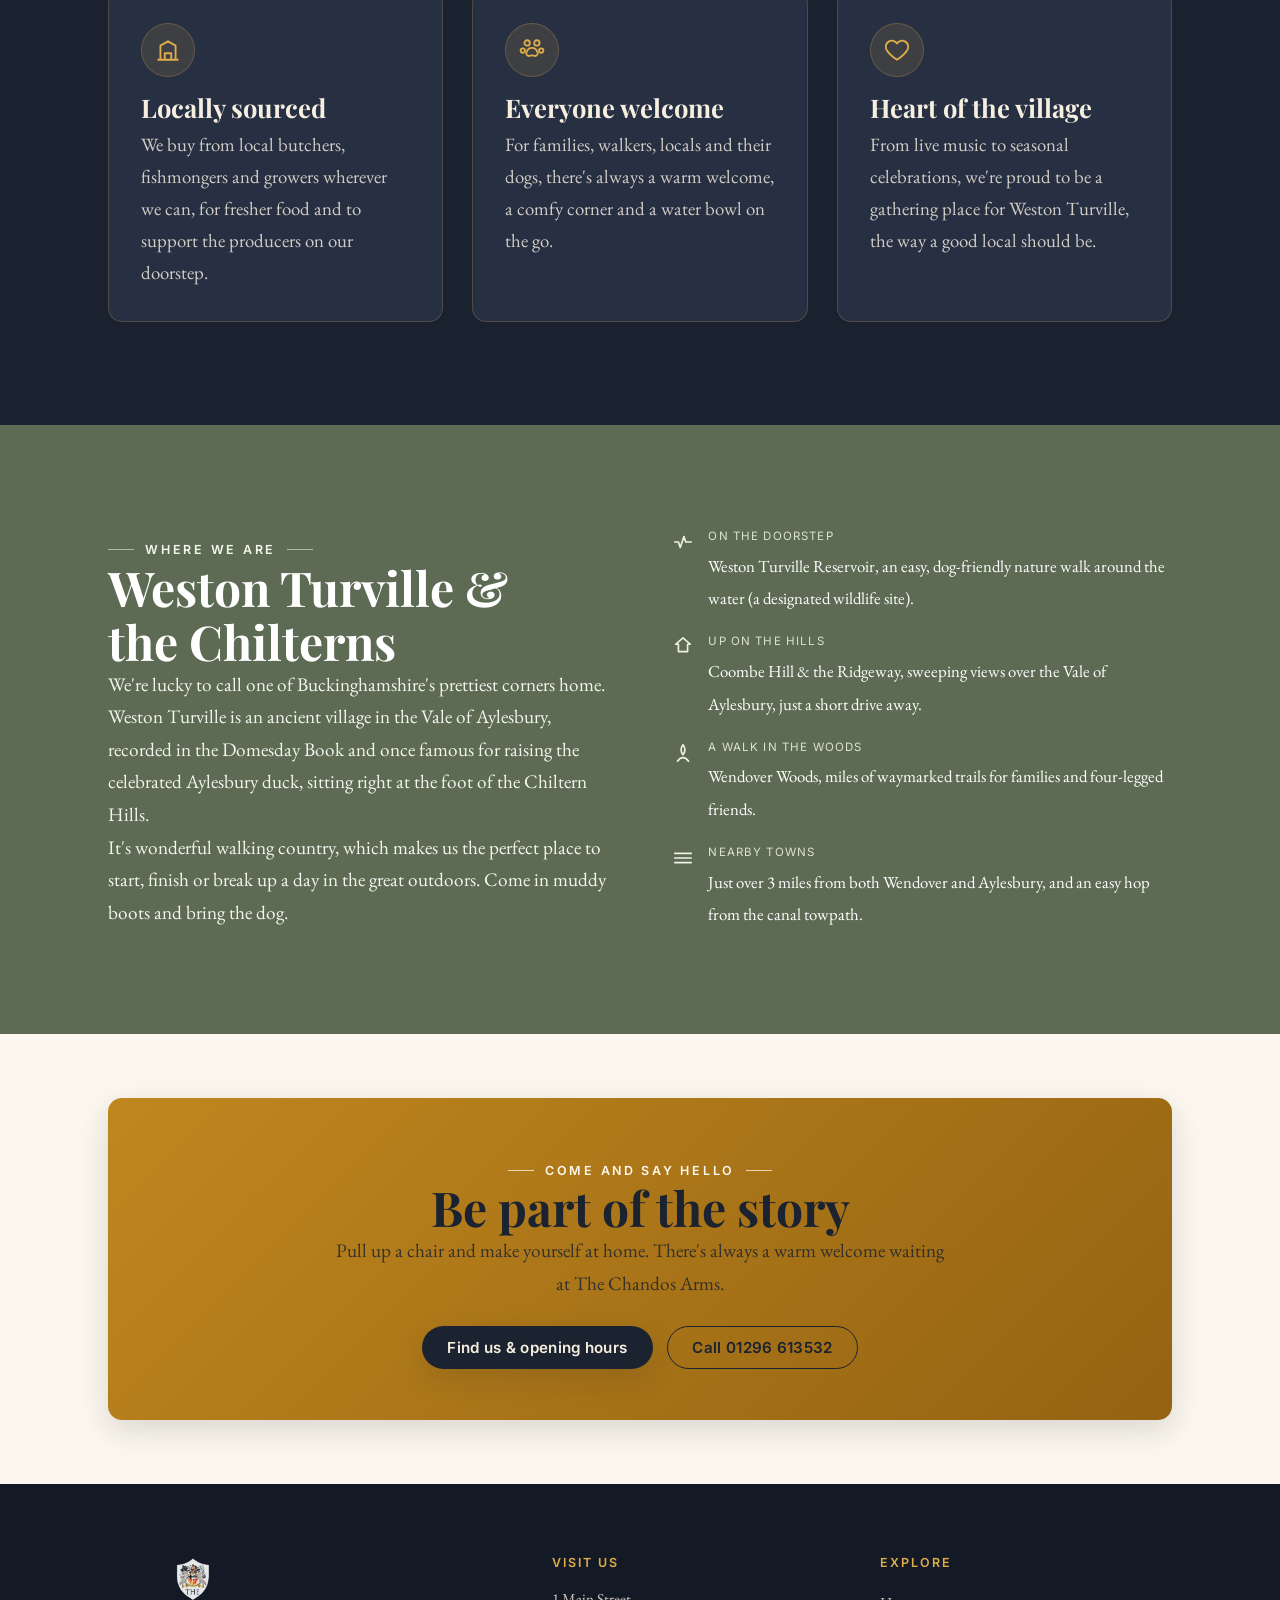
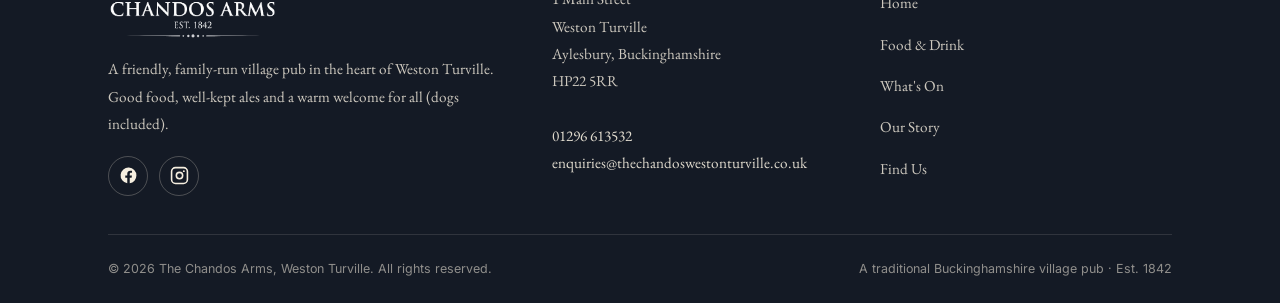
<file: our-story.html>
<!DOCTYPE html>
<html lang="en-GB">
<head>
  <meta charset="UTF-8" />
  <meta name="viewport" content="width=device-width, initial-scale=1.0" />
  <title>Our Story, A Village Pub Since 1842 | The Chandos Arms, Weston Turville</title>
  <meta name="description" content="The story of The Chandos Arms, a traditional family-run pub serving Weston Turville since 1842, at the foot of the Chiltern Hills in the Vale of Aylesbury." />
  <link rel="icon" type="image/png" sizes="32x32" href="assets/favicon-32.png" />
  <link rel="icon" type="image/png" sizes="48x48" href="assets/favicon-48.png" />
  <link rel="apple-touch-icon" href="assets/apple-touch-icon.png" />
  <link rel="preconnect" href="https://fonts.googleapis.com" />
  <link rel="preconnect" href="https://fonts.gstatic.com" crossorigin />
  <link href="https://fonts.googleapis.com/css2?family=Playfair+Display:wght@500;600;700;800&family=EB+Garamond:ital,wght@0,400;0,500;0,600;1,400&family=Inter:wght@400;500;600;700;800&display=swap" rel="stylesheet" />
  <link rel="stylesheet" href="css/styles.css" />
</head>
<body>
  <a class="skip-link" href="#main">Skip to content</a>

  <header class="site-header">
    <nav class="nav container" aria-label="Primary">
      <a class="brand" href="index.html" aria-label="The Chandos Arms, home">
        <img src="images/logo-arms.png" alt="" width="526" height="261" />
      </a>
      <button class="nav-toggle" aria-expanded="false" aria-controls="nav-menu" aria-label="Open menu">
        <span class="bars"></span>
      </button>
      <div class="nav-menu" id="nav-menu">
        <ul class="nav-links">
          <li><a href="index.html">Home</a></li>
          <li><a href="menu.html">Food &amp; Drink</a></li>
          <li><a href="whats-on.html">What's On</a></li>
          <li><a href="our-story.html" aria-current="page">Our Story</a></li>
          <li class="nav-book"><a class="btn btn--gold btn--sm" href="tel:+441296613532">Book a table</a></li>
          <li><a href="find-us.html">Find Us</a></li>
        </ul>
      </div>
    </nav>
  </header>

  <main id="main">

    <section class="pagehero">
      <div class="pagehero__inner container">
        <img class="hero-crest" src="images/logo-arms.png" alt="The Chandos Arms coat of arms, established 1842" width="526" height="261" />
        <span class="eyebrow eyebrow--center">Our Story</span>
        <h1>Serving Weston Turville since 1842</h1>
        <p>More than a pint and a plate, a village local that's been part of the community for generations.</p>
        <nav class="crumbs" aria-label="Breadcrumb"><a href="index.html">Home</a> &nbsp;/&nbsp; Our Story</nav>
      </div>
    </section>

    <!-- ===================== HISTORY ===================== -->
    <section class="section" aria-labelledby="history-title">
      <div class="container">
        <div class="split split--media-right">
          <div class="frame reveal">
            <img src="images/exterior-hero.jpg" alt="The Chandos Arms, a white-rendered Victorian country inn with hanging flower baskets and a traditional Charles Wells pub sign." width="1157" height="720" />
            <span class="photo-credit">Photo: EDK Photography</span>
          </div>
          <div class="reveal" data-delay="1">
            <span class="eyebrow">A little history</span>
            <h2 id="history-title">A proper village inn</h2>
            <p>The Chandos Arms has stood on Main Street since 1842, a handsome roadside inn that has welcomed travellers and villagers alike for the best part of two centuries. Behind the white render and flower-filled baskets you'll find the things that make a pub a pub: a warm fire of welcome, a well-kept cellar and good company.</p>
            <p>Lovingly refreshed in recent years and run with real care, today's Chandos blends that long heritage with a bright, comfortable feel, a place that's just as good for a quiet midweek pint as a full house on a Sunday.</p>
          </div>
        </div>
      </div>
    </section>

    <!-- ===================== VALUES ===================== -->
    <section class="section bg-navy" aria-labelledby="values-title">
      <div class="container">
        <div class="section-head center reveal">
          <span class="eyebrow eyebrow--center">What we're about</span>
          <h2 id="values-title">The Chandos way</h2>
        </div>
        <div class="grid grid--3">
          <article class="card reveal">
            <span class="card__icon"><svg class="ico" viewBox="0 0 24 24" fill="none" stroke="currentColor" stroke-width="1.7" stroke-linecap="round" stroke-linejoin="round" aria-hidden="true"><path d="M3 21h18M5 21V8l7-4 7 4v13M9 21v-6h6v6"/></svg></span>
            <h3>Locally sourced</h3>
            <p>We buy from local butchers, fishmongers and growers wherever we can, for fresher food and to support the producers on our doorstep.</p>
          </article>
          <article class="card reveal" data-delay="1">
            <span class="card__icon"><svg class="ico" viewBox="0 0 24 24" fill="none" stroke="currentColor" stroke-width="1.7" stroke-linecap="round" stroke-linejoin="round" aria-hidden="true"><path d="M10 5.5a2.5 2.5 0 1 1-5 0 2.5 2.5 0 0 1 5 0zM19 5.5a2.5 2.5 0 1 1-5 0 2.5 2.5 0 0 1 5 0zM5.5 12.5a2 2 0 1 1-4 0 2 2 0 0 1 4 0zM22.5 12.5a2 2 0 1 1-4 0 2 2 0 0 1 4 0z"/><path d="M12 10c2.8 0 4.5 2 5.2 4.2.5 1.6-.7 3.3-2.4 3.3-1 0-1.8-.6-2.8-.6s-1.8.6-2.8.6c-1.7 0-2.9-1.7-2.4-3.3C7.5 12 9.2 10 12 10z"/></svg></span>
            <h3>Everyone welcome</h3>
            <p>For families, walkers, locals and their dogs, there's always a warm welcome, a comfy corner and a water bowl on the go.</p>
          </article>
          <article class="card reveal" data-delay="2">
            <span class="card__icon"><svg class="ico" viewBox="0 0 24 24" fill="none" stroke="currentColor" stroke-width="1.7" stroke-linecap="round" stroke-linejoin="round" aria-hidden="true"><path d="M12 21s-7-4.6-9.5-9A5.5 5.5 0 0 1 12 6a5.5 5.5 0 0 1 9.5 6c-2.5 4.4-9.5 9-9.5 9z"/></svg></span>
            <h3>Heart of the village</h3>
            <p>From live music to seasonal celebrations, we're proud to be a gathering place for Weston Turville, the way a good local should be.</p>
          </article>
        </div>
      </div>
    </section>

    <!-- ===================== THE VILLAGE ===================== -->
    <section class="section bg-sage" aria-labelledby="village-title">
      <div class="container">
        <div class="split">
          <div class="reveal">
            <span class="eyebrow">Where we are</span>
            <h2 id="village-title">Weston Turville &amp;<br />the Chilterns</h2>
            <p>We're lucky to call one of Buckinghamshire's prettiest corners home. Weston Turville is an ancient village in the Vale of Aylesbury, recorded in the Domesday Book and once famous for raising the celebrated Aylesbury duck, sitting right at the foot of the Chiltern Hills.</p>
            <p>It's wonderful walking country, which makes us the perfect place to start, finish or break up a day in the great outdoors. Come in muddy boots and bring the dog.</p>
          </div>
          <div class="reveal" data-delay="1">
            <ul class="info-list">
              <li>
                <svg class="ico" viewBox="0 0 24 24" fill="none" stroke="currentColor" stroke-width="1.8" stroke-linecap="round" stroke-linejoin="round" aria-hidden="true" style="color:#eef2e6;"><path d="M3 12h4l2 6 4-12 2 6h6"/></svg>
                <div><span class="k">On the doorstep</span><span class="v">Weston Turville Reservoir, an easy, dog-friendly nature walk around the water (a designated wildlife site).</span></div>
              </li>
              <li>
                <svg class="ico" viewBox="0 0 24 24" fill="none" stroke="currentColor" stroke-width="1.8" stroke-linecap="round" stroke-linejoin="round" aria-hidden="true" style="color:#eef2e6;"><path d="M12 2 4 9h3v8h10V9h3z"/></svg>
                <div><span class="k">Up on the hills</span><span class="v">Coombe Hill &amp; the Ridgeway, sweeping views over the Vale of Aylesbury, just a short drive away.</span></div>
              </li>
              <li>
                <svg class="ico" viewBox="0 0 24 24" fill="none" stroke="currentColor" stroke-width="1.8" stroke-linecap="round" stroke-linejoin="round" aria-hidden="true" style="color:#eef2e6;"><path d="M12 3c3 4 3 7 0 11-3-4-3-7 0-11zM6 21c2-3 4-4 6-4s4 1 6 4"/></svg>
                <div><span class="k">A walk in the woods</span><span class="v">Wendover Woods, miles of waymarked trails for families and four-legged friends.</span></div>
              </li>
              <li>
                <svg class="ico" viewBox="0 0 24 24" fill="none" stroke="currentColor" stroke-width="1.8" stroke-linecap="round" stroke-linejoin="round" aria-hidden="true" style="color:#eef2e6;"><path d="M3 7h18M3 12h18M3 17h18"/></svg>
                <div><span class="k">Nearby towns</span><span class="v">Just over 3 miles from both Wendover and Aylesbury, and an easy hop from the canal towpath.</span></div>
              </li>
            </ul>
          </div>
        </div>
      </div>
    </section>

    <!-- ===================== CALLOUT ===================== -->
    <section class="section section--tight" aria-labelledby="cta-title">
      <div class="container">
        <div class="callout reveal">
          <span class="eyebrow eyebrow--center">Come and say hello</span>
          <h2 id="cta-title">Be part of the story</h2>
          <p>Pull up a chair and make yourself at home. There's always a warm welcome waiting at The Chandos Arms.</p>
          <div class="btn-row center" style="margin-top:1.6rem;">
            <a class="btn btn--dark" href="find-us.html">Find us &amp; opening hours</a>
            <a class="btn btn--outline" href="tel:+441296613532">Call 01296&nbsp;613532</a>
          </div>
        </div>
      </div>
    </section>

  </main>

  <footer class="site-footer">
    <div class="container">
      <div class="footer-grid">
        <div class="footer-col">
          <div class="footer-brand">
            <img class="footer-logo" src="images/logo-arms.png" alt="The Chandos Arms, established 1842" width="526" height="261" />
          </div>
          <p class="footer-contact">A friendly, family-run village pub in the heart of Weston Turville. Good food, well-kept ales and a warm welcome for all (dogs included).</p>
          <div class="socials">
            <a href="https://www.facebook.com/TheChandos?locale=en_GB" aria-label="The Chandos Arms on Facebook" target="_blank" rel="noopener">
              <svg class="ico" viewBox="0 0 24 24" fill="currentColor" aria-hidden="true"><path d="M22 12a10 10 0 1 0-11.56 9.88v-6.99H7.9V12h2.54V9.8c0-2.5 1.49-3.89 3.78-3.89 1.09 0 2.24.2 2.24.2v2.46h-1.26c-1.24 0-1.63.77-1.63 1.56V12h2.78l-.44 2.89h-2.34v6.99A10 10 0 0 0 22 12z"/></svg>
            </a>
            <a href="https://www.instagram.com/chandosarms_westonturville/" aria-label="The Chandos Arms on Instagram" target="_blank" rel="noopener">
              <svg class="ico" viewBox="0 0 24 24" fill="none" stroke="currentColor" stroke-width="2" stroke-linecap="round" stroke-linejoin="round" aria-hidden="true"><rect x="2" y="2" width="20" height="20" rx="5"/><circle cx="12" cy="12" r="4"/><circle cx="17.5" cy="6.5" r="1.2" fill="currentColor" stroke="none"/></svg>
            </a>
          </div>
        </div>
        <div class="footer-col">
          <h4>Visit us</h4>
          <p class="footer-contact">
            1 Main Street<br />
            Weston Turville<br />
            Aylesbury, Buckinghamshire<br />
            HP22 5RR<br /><br />
            <a href="tel:+441296613532">01296 613532</a><br />
            <a href="mailto:enquiries@thechandoswestonturville.co.uk">enquiries@thechandoswestonturville.co.uk</a>
          </p>
        </div>
        <div class="footer-col">
          <h4>Explore</h4>
          <ul>
            <li><a href="index.html">Home</a></li>
            <li><a href="menu.html">Food &amp; Drink</a></li>
            <li><a href="whats-on.html">What's On</a></li>
            <li><a href="our-story.html">Our Story</a></li>
            <li><a href="find-us.html">Find Us</a></li>
          </ul>
        </div>
      </div>
      <div class="footer-bottom">
        <span>&copy; <span id="year">2026</span> The Chandos Arms, Weston Turville. All rights reserved.</span>
        <span>A traditional Buckinghamshire village pub · Est. 1842</span>
      </div>
    </div>
  </footer>

  <script src="js/main.js"></script>
</body>
</html>
</file>
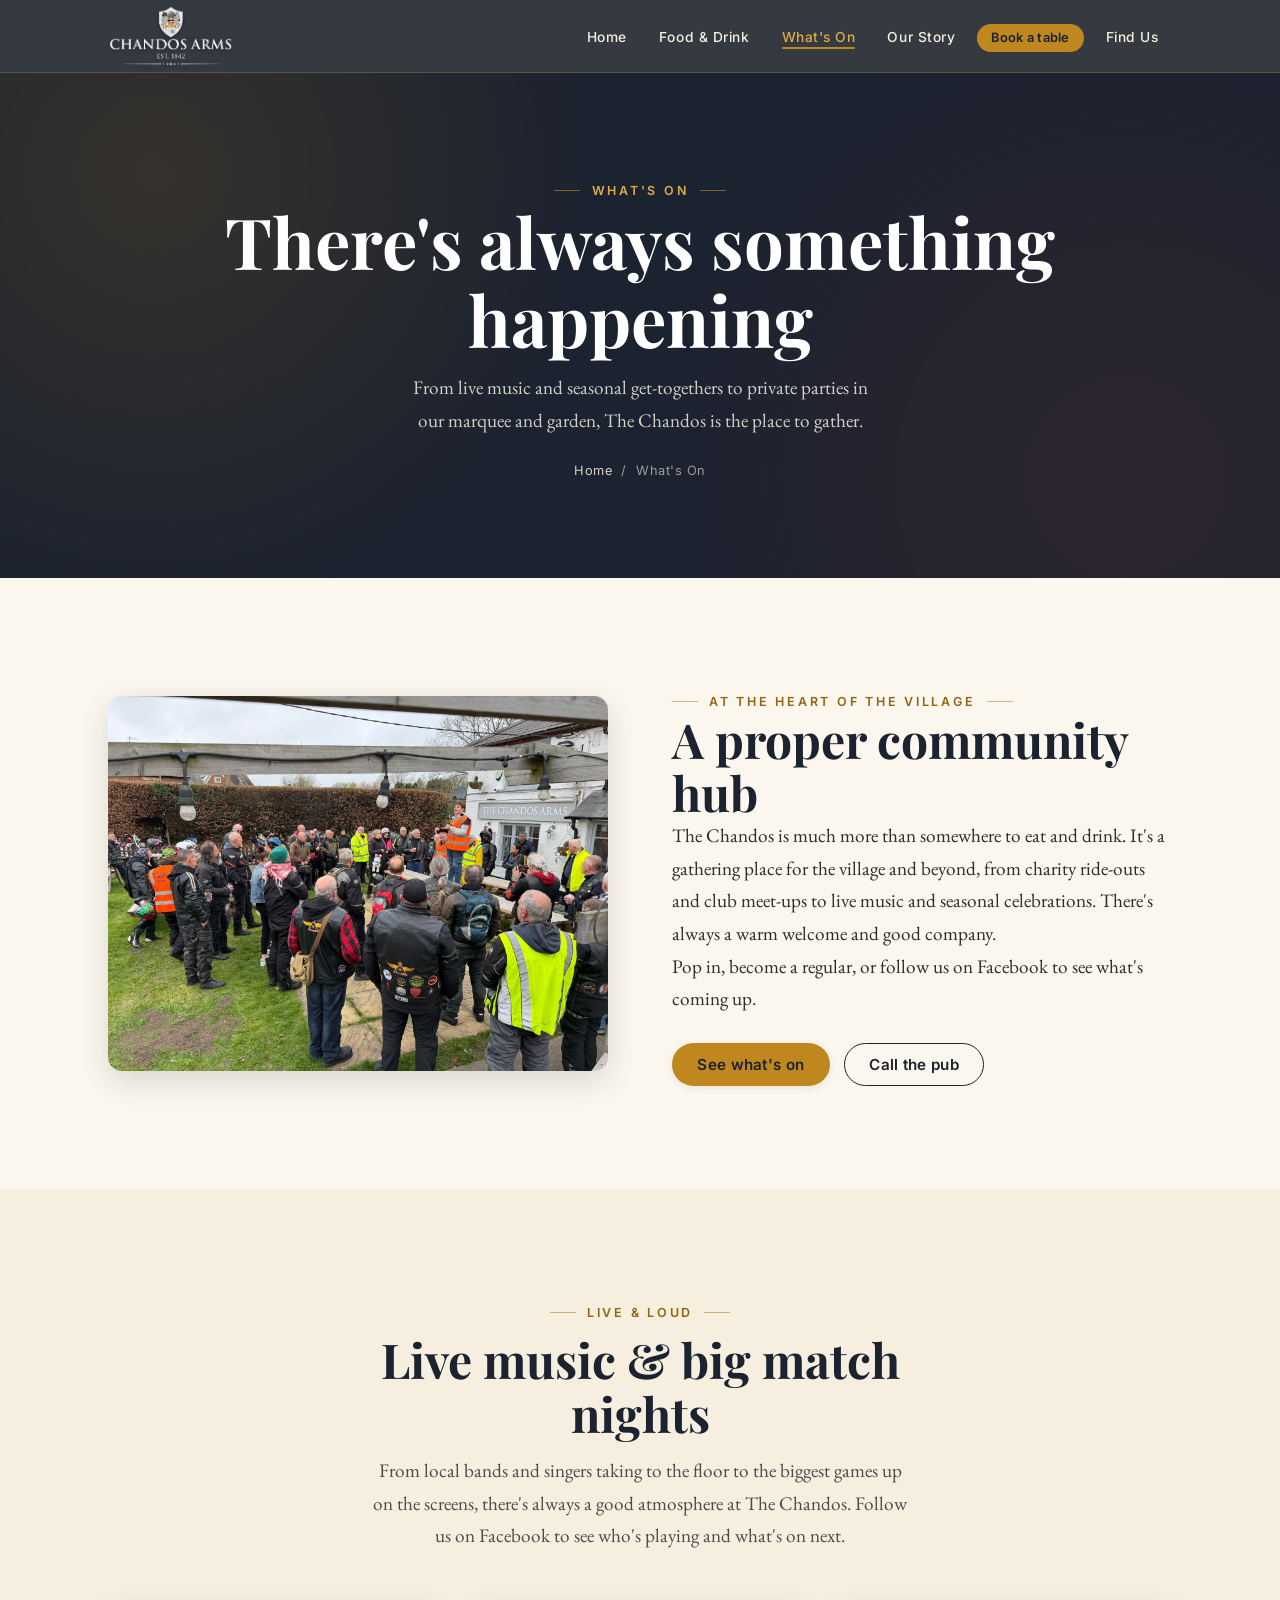
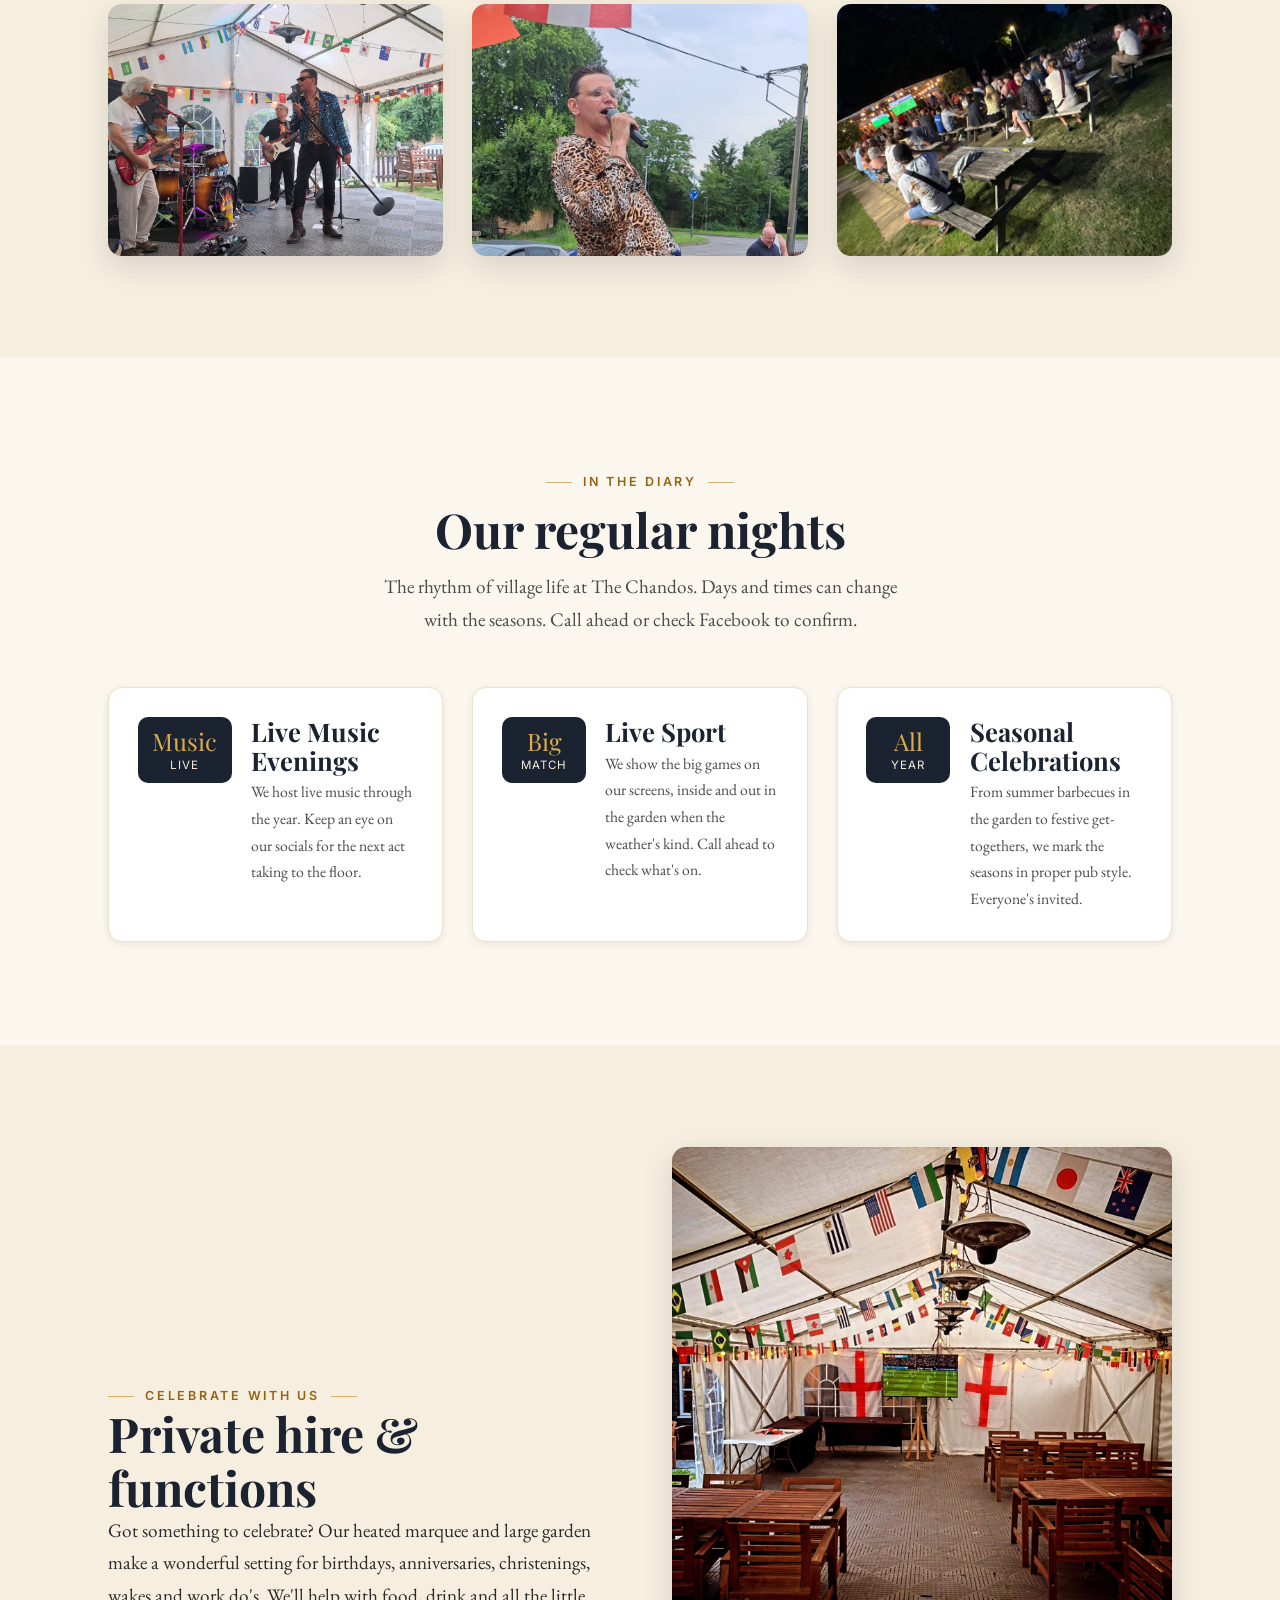
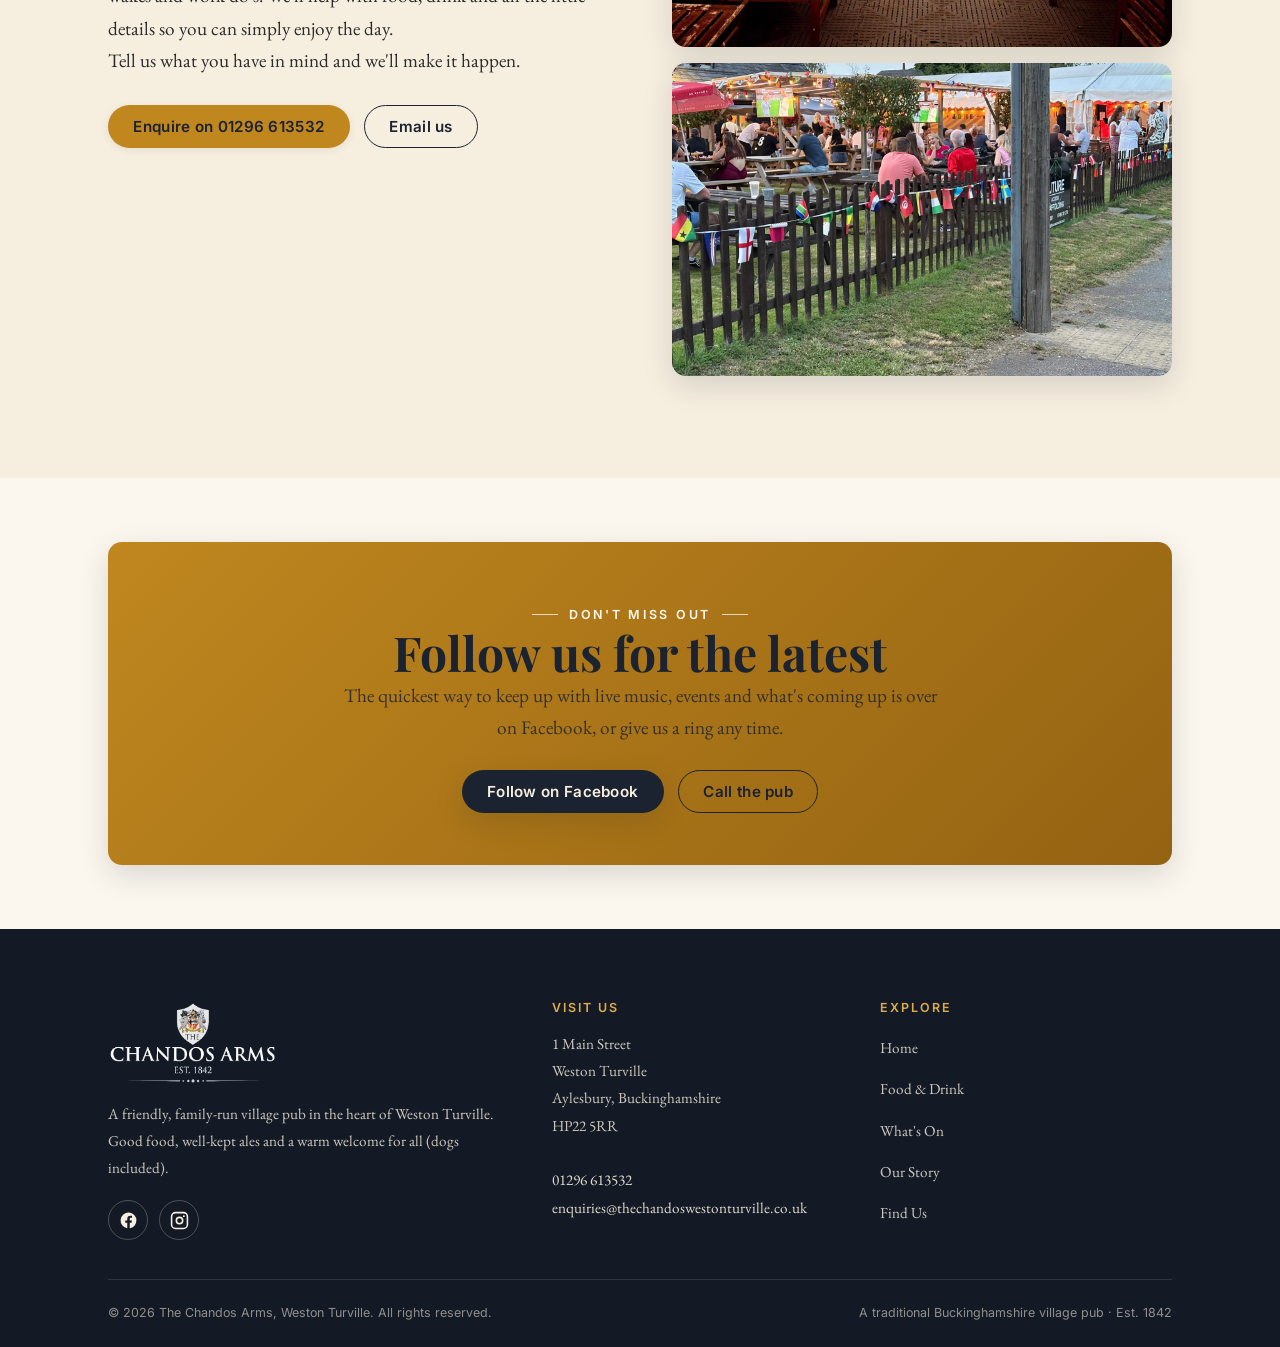
<file: whats-on.html>
<!DOCTYPE html>
<html lang="en-GB">
<head>
  <meta charset="UTF-8" />
  <meta name="viewport" content="width=device-width, initial-scale=1.0" />
  <title>What's On, Events &amp; Private Hire | The Chandos Arms</title>
  <meta name="description" content="Live music, seasonal events and private function hire at The Chandos Arms, a friendly community pub in Weston Turville. There's always something on." />
  <link rel="icon" type="image/png" sizes="32x32" href="assets/favicon-32.png" />
  <link rel="icon" type="image/png" sizes="48x48" href="assets/favicon-48.png" />
  <link rel="apple-touch-icon" href="assets/apple-touch-icon.png" />
  <link rel="preconnect" href="https://fonts.googleapis.com" />
  <link rel="preconnect" href="https://fonts.gstatic.com" crossorigin />
  <link href="https://fonts.googleapis.com/css2?family=Playfair+Display:wght@500;600;700;800&family=EB+Garamond:ital,wght@0,400;0,500;0,600;1,400&family=Inter:wght@400;500;600;700;800&display=swap" rel="stylesheet" />
  <link rel="stylesheet" href="css/styles.css" />
</head>
<body>
  <a class="skip-link" href="#main">Skip to content</a>

  <header class="site-header">
    <nav class="nav container" aria-label="Primary">
      <a class="brand" href="index.html" aria-label="The Chandos Arms, home">
        <img src="images/logo-arms.png" alt="" width="526" height="261" />
      </a>
      <button class="nav-toggle" aria-expanded="false" aria-controls="nav-menu" aria-label="Open menu">
        <span class="bars"></span>
      </button>
      <div class="nav-menu" id="nav-menu">
        <ul class="nav-links">
          <li><a href="index.html">Home</a></li>
          <li><a href="menu.html">Food &amp; Drink</a></li>
          <li><a href="whats-on.html" aria-current="page">What's On</a></li>
          <li><a href="our-story.html">Our Story</a></li>
          <li class="nav-book"><a class="btn btn--gold btn--sm" href="tel:+441296613532">Book a table</a></li>
          <li><a href="find-us.html">Find Us</a></li>
        </ul>
      </div>
    </nav>
  </header>

  <main id="main">

    <section class="pagehero">
      <div class="pagehero__inner container">
        <span class="eyebrow eyebrow--center">What's On</span>
        <h1>There's always something happening</h1>
        <p>From live music and seasonal get-togethers to private parties in our marquee and garden, The Chandos is the place to gather.</p>
        <nav class="crumbs" aria-label="Breadcrumb"><a href="index.html">Home</a> &nbsp;/&nbsp; What's On</nav>
      </div>
    </section>

    <!-- ===================== EVENTS / COMMUNITY FEATURE ===================== -->
    <section class="section" aria-labelledby="events-title">
      <div class="container">
        <div class="split split--media-right">
          <div class="frame reveal">
            <img src="images/events-group.jpg" alt="A big crowd gathered in the garden at The Chandos Arms for a charity motorcycle ride-out, with the pub building behind them." width="1600" height="1200" />
          </div>
          <div class="reveal" data-delay="1">
            <span class="eyebrow">At the heart of the village</span>
            <h2 id="events-title">A proper community hub</h2>
            <p>The Chandos is much more than somewhere to eat and drink. It's a gathering place for the village and beyond, from charity ride-outs and club meet-ups to live music and seasonal celebrations. There's always a warm welcome and good company.</p>
            <p>Pop in, become a regular, or follow us on Facebook to see what's coming up.</p>
            <div class="btn-row">
              <a class="btn btn--gold" href="https://www.facebook.com/TheChandos?locale=en_GB" target="_blank" rel="noopener">See what's on</a>
              <a class="btn btn--outline" href="tel:+441296613532">Call the pub</a>
            </div>
          </div>
        </div>
      </div>
    </section>

    <!-- ===================== LIVE MUSIC & SPORT ===================== -->
    <section class="section bg-cream" aria-labelledby="music-title">
      <div class="container">
        <div class="section-head center reveal">
          <span class="eyebrow eyebrow--center">Live &amp; loud</span>
          <h2 id="music-title">Live music &amp; big match nights</h2>
          <p>From local bands and singers taking to the floor to the biggest games up on the screens, there's always a good atmosphere at The Chandos. Follow us on Facebook to see who's playing and what's on next.</p>
        </div>
        <div class="grid grid--3">
          <figure class="frame reveal" style="aspect-ratio: 4 / 3;">
            <img src="images/band%20stage%20playing%20and%20singing.jpg" alt="A live band playing and singing on stage at The Chandos Arms, performing to a full room." width="2048" height="1536" loading="lazy" />
          </figure>
          <figure class="frame reveal" data-delay="1" style="aspect-ratio: 4 / 3;">
            <img src="images/lead%20singer%20close%20up.jpg" alt="A singer captured close up, mid-song with microphone in hand during a live music night at The Chandos Arms." width="1536" height="2048" loading="lazy" style="object-position: center top;" />
          </figure>
          <figure class="frame reveal" data-delay="2" style="aspect-ratio: 4 / 3;">
            <img src="images/world%20cup%20football%20at%20night.jpg" alt="A crowd gathered in the garden at The Chandos Arms watching live football on a big screen on a summer evening." width="1600" height="1200" loading="lazy" />
          </figure>
        </div>
      </div>
    </section>

    <!-- ===================== REGULARS ===================== -->
    <section class="section" aria-labelledby="regulars-title">
      <div class="container">
        <div class="section-head center reveal">
          <span class="eyebrow eyebrow--center">In the diary</span>
          <h2 id="regulars-title">Our regular nights</h2>
          <p>The rhythm of village life at The Chandos. Days and times can change with the seasons. Call ahead or check Facebook to confirm.</p>
        </div>
        <div class="grid grid--3" style="max-width:1080px; margin-inline:auto;">
          <article class="event reveal">
            <div class="event__day"><span class="d">Music</span><span class="t">Live</span></div>
            <div class="event__body">
              <h3>Live Music Evenings</h3>
              <p>We host live music through the year. Keep an eye on our socials for the next act taking to the floor.</p>
            </div>
          </article>
          <article class="event reveal" data-delay="1">
            <div class="event__day"><span class="d">Big</span><span class="t">Match</span></div>
            <div class="event__body">
              <h3>Live Sport</h3>
              <p>We show the big games on our screens, inside and out in the garden when the weather's kind. Call ahead to check what's on.</p>
            </div>
          </article>
          <article class="event reveal" data-delay="2">
            <div class="event__day"><span class="d">All</span><span class="t">Year</span></div>
            <div class="event__body">
              <h3>Seasonal Celebrations</h3>
              <p>From summer barbecues in the garden to festive get-togethers, we mark the seasons in proper pub style. Everyone's invited.</p>
            </div>
          </article>
        </div>
      </div>
    </section>

    <!-- ===================== PRIVATE HIRE ===================== -->
    <section class="section bg-cream" aria-labelledby="hire-title">
      <div class="container">
        <div class="split">
          <div class="reveal">
            <span class="eyebrow">Celebrate with us</span>
            <h2 id="hire-title">Private hire &amp; functions</h2>
            <p>Got something to celebrate? Our heated marquee and large garden make a wonderful setting for birthdays, anniversaries, christenings, wakes and work do's. We'll help with food, drink and all the little details so you can simply enjoy the day.</p>
            <p>Tell us what you have in mind and we'll make it happen.</p>
            <div class="btn-row">
              <a class="btn btn--gold" href="tel:+441296613532">Enquire on 01296&nbsp;613532</a>
              <a class="btn btn--outline" href="mailto:enquiries@thechandoswestonturville.co.uk">Email us</a>
            </div>
          </div>
          <div class="reveal" data-delay="1" style="display:grid; gap:1rem;">
            <div class="frame">
              <img src="images/marquee-flags.jpg" alt="The heated marquee at The Chandos Arms set up with wooden tables and bunting of international flags, ready for an event." width="1440" height="1440" loading="lazy" />
            </div>
            <div class="frame" style="aspect-ratio: 16 / 10;">
              <img src="images/garden%20shot%20showing%20large%20outdoor%20marquee.jpg" alt="The large outdoor marquee on the lawn in the garden at The Chandos Arms, set up for a function." width="1600" height="1200" loading="lazy" />
            </div>
          </div>
        </div>
      </div>
    </section>

    <!-- ===================== CALLOUT ===================== -->
    <section class="section section--tight" aria-labelledby="cta-title">
      <div class="container">
        <div class="callout reveal">
          <span class="eyebrow eyebrow--center">Don't miss out</span>
          <h2 id="cta-title">Follow us for the latest</h2>
          <p>The quickest way to keep up with live music, events and what's coming up is over on Facebook, or give us a ring any time.</p>
          <div class="btn-row center" style="margin-top:1.6rem;">
            <a class="btn btn--dark" href="https://www.facebook.com/TheChandos?locale=en_GB" target="_blank" rel="noopener">Follow on Facebook</a>
            <a class="btn btn--outline" href="tel:+441296613532">Call the pub</a>
          </div>
        </div>
      </div>
    </section>

  </main>

  <footer class="site-footer">
    <div class="container">
      <div class="footer-grid">
        <div class="footer-col">
          <div class="footer-brand">
            <img class="footer-logo" src="images/logo-arms.png" alt="The Chandos Arms, established 1842" width="526" height="261" />
          </div>
          <p class="footer-contact">A friendly, family-run village pub in the heart of Weston Turville. Good food, well-kept ales and a warm welcome for all (dogs included).</p>
          <div class="socials">
            <a href="https://www.facebook.com/TheChandos?locale=en_GB" aria-label="The Chandos Arms on Facebook" target="_blank" rel="noopener">
              <svg class="ico" viewBox="0 0 24 24" fill="currentColor" aria-hidden="true"><path d="M22 12a10 10 0 1 0-11.56 9.88v-6.99H7.9V12h2.54V9.8c0-2.5 1.49-3.89 3.78-3.89 1.09 0 2.24.2 2.24.2v2.46h-1.26c-1.24 0-1.63.77-1.63 1.56V12h2.78l-.44 2.89h-2.34v6.99A10 10 0 0 0 22 12z"/></svg>
            </a>
            <a href="https://www.instagram.com/chandosarms_westonturville/" aria-label="The Chandos Arms on Instagram" target="_blank" rel="noopener">
              <svg class="ico" viewBox="0 0 24 24" fill="none" stroke="currentColor" stroke-width="2" stroke-linecap="round" stroke-linejoin="round" aria-hidden="true"><rect x="2" y="2" width="20" height="20" rx="5"/><circle cx="12" cy="12" r="4"/><circle cx="17.5" cy="6.5" r="1.2" fill="currentColor" stroke="none"/></svg>
            </a>
          </div>
        </div>
        <div class="footer-col">
          <h4>Visit us</h4>
          <p class="footer-contact">
            1 Main Street<br />
            Weston Turville<br />
            Aylesbury, Buckinghamshire<br />
            HP22 5RR<br /><br />
            <a href="tel:+441296613532">01296 613532</a><br />
            <a href="mailto:enquiries@thechandoswestonturville.co.uk">enquiries@thechandoswestonturville.co.uk</a>
          </p>
        </div>
        <div class="footer-col">
          <h4>Explore</h4>
          <ul>
            <li><a href="index.html">Home</a></li>
            <li><a href="menu.html">Food &amp; Drink</a></li>
            <li><a href="whats-on.html">What's On</a></li>
            <li><a href="our-story.html">Our Story</a></li>
            <li><a href="find-us.html">Find Us</a></li>
          </ul>
        </div>
      </div>
      <div class="footer-bottom">
        <span>&copy; <span id="year">2026</span> The Chandos Arms, Weston Turville. All rights reserved.</span>
        <span>A traditional Buckinghamshire village pub · Est. 1842</span>
      </div>
    </div>
  </footer>

  <script src="js/main.js"></script>
</body>
</html>
</file>
<file: css/styles.css>
/* =========================================================================
   The Chandos Arms — stylesheet
   A warm, traditional village-pub design system.
   Palette: heritage navy, brass gold, parchment cream, brick red, sage green.
   ========================================================================= */

:root {
  /* Brand colours */
  --navy: #1b2230;
  --navy-deep: #141a25;
  --navy-soft: #273043;
  --gold: #c0871f;
  --gold-light: #ddac4a;
  --gold-deep: #946312;
  --cream: #f6efe0;
  --cream-dim: #ece2cd;
  --paper: #fbf7ee;
  --brick: #8c3b2e;
  --brick-light: #a8503f;
  --sage: #5d6b54;
  --sage-light: #7d8b71;
  --ink: #2b2b2b;
  --ink-soft: #4a4a4a;

  /* Semantic */
  --bg: var(--paper);
  --text: var(--ink);
  --muted: #6a6357;

  /* Type */
  --font-display: "Playfair Display", Georgia, "Times New Roman", serif;
  --font-body: "EB Garamond", Georgia, serif;
  --font-sans: "Inter", system-ui, -apple-system, "Segoe UI", sans-serif;

  /* Spacing / shape */
  --radius: 6px;
  --radius-lg: 14px;
  --shadow-sm: 0 2px 8px rgba(20, 26, 37, 0.08);
  --shadow-md: 0 10px 30px rgba(20, 26, 37, 0.14);
  --shadow-lg: 0 24px 60px rgba(20, 26, 37, 0.22);
  --maxw: 1160px;
  --gutter: clamp(1.1rem, 4vw, 3rem);
  --header-h: 72px;
}

/* ---------- Reset & base ---------- */
*, *::before, *::after { box-sizing: border-box; }
* { margin: 0; }
html { scroll-behavior: smooth; -webkit-text-size-adjust: 100%; }
@media (prefers-reduced-motion: reduce) { html { scroll-behavior: auto; } }

body {
  font-family: var(--font-body);
  font-size: clamp(1.05rem, 0.5vw + 1rem, 1.2rem);
  line-height: 1.7;
  color: var(--text);
  background: var(--bg);
  -webkit-font-smoothing: antialiased;
  text-rendering: optimizeLegibility;
  overflow-x: clip;
}

img, svg, video { display: block; max-width: 100%; }
a { color: var(--brick); text-decoration-thickness: 1px; text-underline-offset: 3px; }
a:hover { color: var(--brick-light); }

h1, h2, h3, h4 { font-family: var(--font-display); font-weight: 700; line-height: 1.12; color: var(--navy); }
h1 { font-size: clamp(2.4rem, 6vw, 4.4rem); }
h2 { font-size: clamp(1.9rem, 4vw, 3rem); }
h3 { font-size: clamp(1.3rem, 2vw, 1.7rem); }
p { max-width: 68ch; }

/* ---------- Utilities ---------- */
.container { width: 100%; max-width: var(--maxw); margin-inline: auto; padding-inline: var(--gutter); }
.section { padding-block: clamp(3.5rem, 8vw, 7rem); }
.section--tight { padding-block: clamp(2.5rem, 5vw, 4rem); }
.center { text-align: center; }
.measure { max-width: 60ch; }
.measure-wide { max-width: 74ch; }
.mx-auto { margin-inline: auto; }
.stack > * + * { margin-top: 1.1rem; }
.visually-hidden {
  position: absolute; width: 1px; height: 1px; padding: 0; margin: -1px;
  overflow: hidden; clip: rect(0 0 0 0); white-space: nowrap; border: 0;
}

.eyebrow {
  font-family: var(--font-sans);
  font-size: 0.78rem;
  font-weight: 600;
  letter-spacing: 0.22em;
  text-transform: uppercase;
  color: var(--gold-deep);
  display: inline-flex;
  align-items: center;
  gap: 0.7rem;
}
.eyebrow::before, .eyebrow::after { content: ""; width: 26px; height: 1px; background: var(--gold); opacity: 0.6; }
.eyebrow--solo::after { display: none; }
.eyebrow--center { justify-content: center; }

.lead { font-size: 1.18em; color: var(--ink-soft); }

/* Section headers */
.section-head { max-width: 60ch; margin-inline: auto; margin-bottom: clamp(2rem, 4vw, 3.2rem); }
.section-head.center { text-align: center; }
.section-head h2 { margin-top: 0.6rem; }
.section-head p { margin-top: 0.9rem; color: var(--ink-soft); }
.section-head.center p { margin-inline: auto; }

/* Section background variants */
.bg-cream { background: var(--cream); }
.bg-navy { background: var(--navy); color: var(--cream); }
.bg-navy h1, .bg-navy h2, .bg-navy h3 { color: var(--cream); }
.bg-navy .eyebrow { color: var(--gold-light); }
.bg-navy a { color: var(--gold-light); }
.bg-sage { background: var(--sage); color: #f3f5ef; }
.bg-sage h2, .bg-sage h3 { color: #fff; }
.bg-sage .eyebrow { color: #e9efdf; }
.bg-sage .eyebrow::before, .bg-sage .eyebrow::after { background: #e9efdf; }

/* Decorative rule */
.flourish { display: flex; align-items: center; justify-content: center; gap: 0.8rem; color: var(--gold); margin: 1.2rem 0; }
.flourish::before, .flourish::after { content: ""; height: 1px; width: min(80px, 18vw); background: currentColor; opacity: 0.5; }
.flourish span { font-size: 1.1rem; }

/* ---------- Buttons ---------- */
.btn {
  --btn-bg: var(--gold);
  --btn-fg: var(--navy);
  display: inline-flex; align-items: center; justify-content: center; gap: 0.55rem;
  font-family: var(--font-sans); font-weight: 600; font-size: 0.95rem; letter-spacing: 0.02em;
  padding: 0.85em 1.6em; border-radius: 999px; border: 1.5px solid transparent;
  background: var(--btn-bg); color: var(--btn-fg);
  cursor: pointer; text-decoration: none; line-height: 1;
  transition: transform .18s ease, box-shadow .18s ease, background-color .18s ease, color .18s ease;
  box-shadow: var(--shadow-sm);
}
.btn:hover { transform: translateY(-2px); box-shadow: var(--shadow-md); color: var(--btn-fg); }
.btn:active { transform: translateY(0); }
.btn--gold { --btn-bg: var(--gold); --btn-fg: var(--navy); }
.btn--gold:hover { background: var(--gold-light); }
.btn--ghost { --btn-bg: transparent; --btn-fg: var(--cream); border-color: rgba(246,239,224,0.55); box-shadow: none; }
.btn--ghost:hover { background: rgba(246,239,224,0.12); color: #fff; border-color: var(--cream); }
.btn--dark { --btn-bg: var(--navy); --btn-fg: var(--cream); }
.btn--dark:hover { background: var(--navy-soft); color: #fff; }
.btn--outline { --btn-bg: transparent; --btn-fg: var(--navy); border-color: var(--navy); box-shadow: none; }
.btn--outline:hover { background: var(--navy); color: var(--cream); }
.btn .ico { width: 1.05em; height: 1.05em; }
.btn-row { display: flex; flex-wrap: wrap; gap: 0.9rem; margin-top: 1.7rem; }
.btn-row.center { justify-content: center; }

/* ---------- Header / nav ---------- */
.site-header {
  position: sticky; top: 0; z-index: 100;
  background: rgba(20, 26, 37, 0.86);
  backdrop-filter: saturate(140%) blur(10px);
  -webkit-backdrop-filter: saturate(140%) blur(10px);
  border-bottom: 1px solid rgba(198, 154, 76, 0.28);
  transition: background-color .3s ease;
}
.nav {
  display: flex; align-items: center; justify-content: space-between; gap: 1rem;
  min-height: var(--header-h);
}
.hero-crest { display: block; width: min(300px, 68%); height: auto; margin: 0 auto 1.8rem; }
.brand { display: flex; align-items: center; gap: 0.7rem; text-decoration: none; }
.brand img { height: 62px; width: auto; filter: drop-shadow(0 1px 2px rgba(0,0,0,0.4)); }
.brand-text { display: flex; flex-direction: column; line-height: 1; }
.brand-text .name {
  font-family: var(--font-display); font-weight: 700; color: var(--cream);
  font-size: 1.16rem; letter-spacing: 0.04em;
}
.brand-text .sub {
  font-family: var(--font-sans); font-size: 0.6rem; letter-spacing: 0.34em; text-transform: uppercase;
  color: var(--gold-light); margin-top: 3px;
}

.nav-links { display: flex; align-items: center; gap: 0.3rem; list-style: none; padding: 0; }
.nav-links a:not(.btn) {
  font-family: var(--font-sans); font-size: 0.86rem; font-weight: 500; letter-spacing: 0.04em;
  color: var(--cream); text-decoration: none; padding: 0.55rem 0.85rem; border-radius: 999px;
  position: relative; transition: color .18s ease, background-color .18s ease;
}
.nav-links a:not(.btn):hover { color: var(--gold-light); background: rgba(246,239,224,0.06); }
.nav-links a[aria-current="page"] { color: var(--gold-light); }
.nav-links a[aria-current="page"]::after {
  content: ""; position: absolute; left: 0.85rem; right: 0.85rem; bottom: 0.28rem;
  height: 2px; background: var(--gold); border-radius: 2px;
}
.btn--sm { padding: 0.5em 1.05em; font-size: 0.8rem; box-shadow: none; }
.nav-book { display: flex; align-items: center; margin: 0 0.2rem; }
.nav-book .btn { position: relative; top: 2px; }

.nav-toggle {
  display: none; background: transparent; border: 1px solid rgba(246,239,224,0.4);
  border-radius: 8px; width: 44px; height: 40px; cursor: pointer; padding: 0;
  align-items: center; justify-content: center;
}
.nav-toggle .bars, .nav-toggle .bars::before, .nav-toggle .bars::after {
  content: ""; display: block; width: 22px; height: 2px; background: var(--cream);
  border-radius: 2px; transition: transform .25s ease, opacity .2s ease;
}
.nav-toggle .bars { position: relative; }
.nav-toggle .bars::before { position: absolute; top: -7px; }
.nav-toggle .bars::after { position: absolute; top: 7px; }
.nav-toggle[aria-expanded="true"] .bars { background: transparent; }
.nav-toggle[aria-expanded="true"] .bars::before { transform: translateY(7px) rotate(45deg); }
.nav-toggle[aria-expanded="true"] .bars::after { transform: translateY(-7px) rotate(-45deg); }

@media (max-width: 860px) {
  .nav-toggle { display: inline-flex; }
  .brand img { height: 50px; }
  .nav-menu {
    position: fixed; inset: var(--header-h) 0 auto 0;
    background: var(--navy-deep);
    border-bottom: 1px solid rgba(198,154,76,0.3);
    display: grid; gap: 0.2rem;
    padding: 1rem var(--gutter) 1.6rem;
    transform: translateY(-12px); opacity: 0; pointer-events: none;
    transition: transform .26s ease, opacity .26s ease;
    box-shadow: var(--shadow-lg);
  }
  .nav-menu.open { transform: translateY(0); opacity: 1; pointer-events: auto; }
  .nav-links { flex-direction: column; align-items: stretch; gap: 0.1rem; width: 100%; }
  .nav-links a:not(.btn) { padding: 0.85rem 0.6rem; font-size: 1rem; border-bottom: 1px solid rgba(246,239,224,0.08); }
  .nav-links a[aria-current="page"]::after { display: none; }
  .nav-book { order: 20; margin: 0.9rem 0 0; }
  .nav-book .btn { width: 100%; padding: 0.9em; font-size: 0.95rem; box-shadow: var(--shadow-sm); top: 0; }
}

/* ---------- Hero ---------- */
.hero { position: relative; color: var(--cream); isolation: isolate; }
.hero__media { position: absolute; inset: 0; z-index: -2; overflow: hidden; }
.hero__media img { width: 100%; height: 100%; object-fit: cover; object-position: center 60%; }
.hero::after {
  content: ""; position: absolute; inset: 0; z-index: -1;
  background:
    linear-gradient(to bottom, rgba(20,26,37,0.30) 0%, rgba(20,26,37,0.12) 35%, rgba(20,26,37,0.62) 100%),
    radial-gradient(120% 80% at 50% 0%, rgba(20,26,37,0.08), rgba(20,26,37,0.4));
}
.hero__inner {
  min-height: min(86vh, 760px);
  display: flex; flex-direction: column; justify-content: center; align-items: center;
  text-align: center; padding-block: clamp(4rem, 12vh, 8rem); gap: 1.4rem;
}
.hero__inner .eyebrow { color: var(--gold-light); }
.hero h1 { color: #fff; text-shadow: 0 2px 24px rgba(0,0,0,0.45); max-width: 16ch; }
.hero__sub { font-size: clamp(1.15rem, 2.5vw, 1.5rem); color: var(--cream); max-width: 40ch; text-shadow: 0 1px 12px rgba(0,0,0,0.5); }
.hero .btn-row { margin-top: 0.8rem; }
.hero__meta {
  display: flex; flex-wrap: wrap; gap: 0.6rem 1.4rem; justify-content: center;
  font-family: var(--font-sans); font-size: 0.85rem; letter-spacing: 0.05em; margin-top: 1.4rem;
  color: rgba(246,239,224,0.92);
}
.hero__meta span { display: inline-flex; align-items: center; gap: 0.45rem; }
.hero__meta .ico { width: 1rem; height: 1rem; color: var(--gold-light); }

/* Page hero (interior pages) */
.pagehero { position: relative; background: var(--navy); color: var(--cream); overflow: hidden; isolation: isolate; }
.pagehero::before {
  content: ""; position: absolute; inset: 0; z-index: -1; opacity: 0.16;
  background-image: radial-gradient(circle at 12% 20%, var(--gold) 0, transparent 38%),
                    radial-gradient(circle at 88% 80%, var(--brick) 0, transparent 42%);
}
.pagehero__inner { padding-block: clamp(3.4rem, 9vw, 6rem); text-align: center; }
.pagehero h1 { color: #fff; }
.pagehero p { color: rgba(246,239,224,0.85); margin-inline: auto; margin-top: 0.8rem; max-width: 52ch; }
.pagehero .eyebrow { justify-content: center; color: var(--gold-light); }
.crumbs { font-family: var(--font-sans); font-size: 0.8rem; letter-spacing: 0.04em; color: rgba(246,239,224,0.6); margin-top: 1.4rem; }
.crumbs a { color: rgba(246,239,224,0.85); text-decoration: none; }
.crumbs a:hover { color: var(--gold-light); }

/* ---------- Generic two-column ---------- */
.split { display: grid; gap: clamp(1.6rem, 5vw, 4rem); align-items: center; }
@media (min-width: 820px) { .split { grid-template-columns: 1fr 1fr; } .split--media-right .split__media { order: 2; } }
.split__media { border-radius: var(--radius-lg); overflow: hidden; box-shadow: var(--shadow-md); }
.split__media img { width: 100%; height: 100%; object-fit: cover; aspect-ratio: 4 / 3; }

/* ---------- Cards ---------- */
.grid { display: grid; gap: clamp(1.1rem, 3vw, 1.8rem); }
.grid--3 { grid-template-columns: repeat(auto-fit, minmax(min(100%, 260px), 1fr)); }
.grid--4 { grid-template-columns: repeat(auto-fit, minmax(min(100%, 220px), 1fr)); }
.grid--2 { grid-template-columns: repeat(auto-fit, minmax(min(100%, 320px), 1fr)); }

.card {
  background: #fff; border: 1px solid var(--cream-dim); border-radius: var(--radius-lg);
  padding: clamp(1.4rem, 3vw, 2rem); box-shadow: var(--shadow-sm);
  transition: transform .2s ease, box-shadow .2s ease, border-color .2s ease;
  height: 100%;
}
.card:hover { transform: translateY(-4px); box-shadow: var(--shadow-md); border-color: var(--gold); }
.card h3 { margin-bottom: 0.5rem; }
.card p { color: var(--ink-soft); font-size: 0.98em; }
.card__icon {
  width: 54px; height: 54px; border-radius: 50%; display: grid; place-items: center;
  background: var(--cream); color: var(--gold-deep); margin-bottom: 1rem; border: 1px solid var(--cream-dim);
}
.card__icon .ico { width: 26px; height: 26px; }
.bg-navy .card { background: var(--navy-soft); border-color: rgba(198,154,76,0.25); color: var(--cream); }
.bg-navy .card p { color: rgba(246,239,224,0.82); }
.bg-navy .card__icon { background: rgba(198,154,76,0.14); border-color: rgba(198,154,76,0.3); color: var(--gold-light); }

/* ---------- Image frame & placeholder slot ---------- */
.frame { border-radius: var(--radius-lg); overflow: hidden; box-shadow: var(--shadow-md); position: relative; }
.frame img { width: 100%; height: 100%; object-fit: cover; }
.photo-credit {
  position: absolute; right: 8px; bottom: 8px; font-family: var(--font-sans);
  font-size: 0.62rem; letter-spacing: 0.04em; color: rgba(255,255,255,0.85);
  background: rgba(20,26,37,0.5); padding: 2px 7px; border-radius: 4px;
}
.slot {
  display: grid; place-items: center; text-align: center; gap: 0.4rem;
  aspect-ratio: 4 / 3; border-radius: var(--radius-lg);
  background:
    repeating-linear-gradient(45deg, rgba(198,154,76,0.07) 0 14px, rgba(198,154,76,0.13) 14px 28px),
    var(--cream);
  border: 2px dashed rgba(198,154,76,0.55); color: var(--gold-deep); padding: 1.2rem;
}
.slot .ico { width: 38px; height: 38px; opacity: 0.8; }
.slot__label { font-family: var(--font-sans); font-weight: 600; letter-spacing: 0.04em; font-size: 0.92rem; }
.slot__hint { font-family: var(--font-sans); font-size: 0.75rem; color: var(--muted); max-width: 26ch; }
.slot--tall { aspect-ratio: 3 / 4; }
.slot--wide { aspect-ratio: 16 / 9; }

/* ---------- Menu ---------- */
.menu-board { max-width: 760px; margin-inline: auto; }
.menu-group + .menu-group { margin-top: clamp(2rem, 4vw, 3rem); }
.menu-group__title {
  text-align: center; font-family: var(--font-display); color: var(--navy);
  display: flex; align-items: center; justify-content: center; gap: 1rem;
}
.menu-group__title::before, .menu-group__title::after { content: ""; height: 1px; flex: 1; max-width: 90px; background: var(--gold); opacity: 0.5; }
.menu-note { text-align: center; color: var(--muted); font-style: italic; font-size: 0.95rem; margin-top: 0.4rem; }
.menu-list { list-style: none; padding: 0; margin-top: 1.4rem; display: grid; gap: 1.1rem; }
.menu-item { display: grid; gap: 0.15rem; }
.menu-item__head { display: flex; align-items: baseline; gap: 0.6rem; }
.menu-item__name { font-family: var(--font-display); font-weight: 700; font-size: 1.18rem; color: var(--navy); }
.menu-item__dots { flex: 1; border-bottom: 1px dotted rgba(43,43,43,0.3); transform: translateY(-4px); }
.menu-item__price { font-family: var(--font-sans); font-weight: 600; color: var(--brick); white-space: nowrap; }
.menu-item__desc { color: var(--ink-soft); font-size: 0.98rem; }
.tag {
  display: inline-block; font-family: var(--font-sans); font-size: 0.62rem; font-weight: 700;
  letter-spacing: 0.08em; text-transform: uppercase; color: var(--sage);
  border: 1px solid var(--sage-light); border-radius: 4px; padding: 1px 5px; margin-left: 0.35rem;
  vertical-align: middle;
}

.special-banner {
  background: linear-gradient(135deg, var(--navy) 0%, var(--navy-soft) 100%);
  color: var(--cream); border-radius: var(--radius-lg); padding: clamp(1.6rem, 4vw, 2.6rem);
  text-align: center; border: 1px solid rgba(198,154,76,0.4); box-shadow: var(--shadow-md);
}
.special-banner .price-pill {
  display: inline-block; background: var(--gold); color: var(--navy); font-family: var(--font-sans);
  font-weight: 800; letter-spacing: 0.04em; padding: 0.35em 1em; border-radius: 999px; font-size: 1.1rem; margin-bottom: 0.6rem;
}
.special-banner h3 { color: #fff; }
.special-banner p { color: rgba(246,239,224,0.85); margin-inline: auto; }

/* ---------- Events ---------- */
.event {
  display: grid; grid-template-columns: auto 1fr; gap: 1.2rem; align-items: start;
  background: #fff; border: 1px solid var(--cream-dim); border-radius: var(--radius-lg);
  padding: clamp(1.3rem, 3vw, 1.8rem); box-shadow: var(--shadow-sm);
  transition: transform .2s ease, box-shadow .2s ease;
}
.event:hover { transform: translateY(-3px); box-shadow: var(--shadow-md); }
.event__day {
  text-align: center; background: var(--navy); color: var(--cream); border-radius: 10px;
  padding: 0.7rem 0.9rem; min-width: 84px; line-height: 1.1;
}
.event__day .d { display: block; font-family: var(--font-display); font-size: 1.5rem; color: var(--gold-light); }
.event__day .t { display: block; font-family: var(--font-sans); font-size: 0.72rem; letter-spacing: 0.08em; text-transform: uppercase; margin-top: 4px; }
.event__body h3 { margin-bottom: 0.3rem; }
.event__body p { color: var(--ink-soft); font-size: 0.98rem; }

/* ---------- Hours table ---------- */
.hours { width: 100%; border-collapse: collapse; font-family: var(--font-sans); }
.hours caption { font-family: var(--font-display); font-size: 1.4rem; color: var(--navy); text-align: left; margin-bottom: 0.6rem; }
.hours th, .hours td { text-align: left; padding: 0.7rem 0.4rem; border-bottom: 1px solid var(--cream-dim); font-size: 0.95rem; }
.hours th { font-weight: 600; color: var(--navy); }
.hours td { color: var(--ink-soft); text-align: right; }
.hours tr.is-today th, .hours tr.is-today td { color: var(--brick); font-weight: 700; }
.bg-navy .hours th { color: var(--cream); }
.bg-navy .hours td { color: rgba(246,239,224,0.82); }
.bg-navy .hours th, .bg-navy .hours td { border-color: rgba(246,239,224,0.14); }
.bg-navy .hours tr.is-today th, .bg-navy .hours tr.is-today td { color: var(--gold-light); }
.hours-card {
  background: #fff; border: 1px solid var(--cream-dim); border-radius: var(--radius-lg);
  padding: clamp(1.4rem, 3vw, 2rem); box-shadow: var(--shadow-sm);
}

/* ---------- Contact / info list ---------- */
.info-list { list-style: none; padding: 0; display: grid; gap: 1.1rem; }
.info-list li { display: grid; grid-template-columns: auto 1fr; gap: 0.9rem; align-items: start; }
.info-list .ico { width: 22px; height: 22px; color: var(--gold-deep); margin-top: 4px; }
.info-list .k { display: block; font-family: var(--font-sans); font-size: 0.72rem; letter-spacing: 0.1em; text-transform: uppercase; color: var(--muted); margin-bottom: 3px; }
.info-list .v { font-size: 1.05rem; color: var(--ink); }
.info-list a { color: var(--brick); text-decoration: none; }
.info-list a:hover { text-decoration: underline; }
.bg-navy .info-list .v { color: var(--cream); }
.bg-navy .info-list a { color: var(--gold-light); }
.bg-sage .info-list .k { color: #e9efdf; opacity: 0.9; }
.bg-sage .info-list .v { color: #fff; }
.bg-sage .eyebrow { color: #f3f7ec; }

/* ---------- Map ---------- */
.map-frame { border-radius: var(--radius-lg); overflow: hidden; box-shadow: var(--shadow-md); border: 1px solid var(--cream-dim); }
.map-frame iframe { display: block; width: 100%; height: 100%; min-height: 340px; border: 0; }

/* ---------- Callout (gold strip) ---------- */
.callout {
  background: linear-gradient(135deg, var(--gold) 0%, var(--gold-deep) 100%);
  color: var(--navy); border-radius: var(--radius-lg); text-align: center;
  padding: clamp(2rem, 5vw, 3.2rem); box-shadow: var(--shadow-md);
}
.callout h2 { color: var(--navy); }
.callout p { color: rgba(27,34,48,0.82); margin-inline: auto; }
.callout .eyebrow { color: #fdf8ee; }
.callout .eyebrow::before, .callout .eyebrow::after { background: #fdf8ee; opacity: 0.75; }
.callout .btn--dark { box-shadow: var(--shadow-md); }

/* ---------- Footer ---------- */
.site-footer { background: var(--navy-deep); color: rgba(246,239,224,0.82); padding-block: clamp(3rem, 6vw, 4.5rem) 1.5rem; }
.footer-grid { display: grid; gap: 2.2rem; grid-template-columns: 1.4fr 1fr 1fr; }
@media (max-width: 760px) { .footer-grid { grid-template-columns: 1fr 1fr; } }
@media (max-width: 480px) { .footer-grid { grid-template-columns: 1fr; } }
.footer-brand { display: flex; align-items: center; gap: 0.7rem; margin-bottom: 1rem; }
.footer-brand img { height: 84px; width: auto; }
.footer-brand .name { font-family: var(--font-display); font-size: 1.3rem; color: var(--cream); }
.footer-brand .sub { font-family: var(--font-sans); font-size: 0.6rem; letter-spacing: 0.3em; text-transform: uppercase; color: var(--gold-light); }
.site-footer h4 { color: var(--gold-light); font-family: var(--font-sans); font-size: 0.78rem; letter-spacing: 0.16em; text-transform: uppercase; font-weight: 600; margin-bottom: 1rem; }
.footer-col ul { list-style: none; padding: 0; display: grid; gap: 0.55rem; }
.footer-col a { color: rgba(246,239,224,0.82); text-decoration: none; font-size: 0.95rem; }
.footer-col a:hover { color: var(--gold-light); }
.footer-contact { font-size: 0.95rem; line-height: 1.8; }
.footer-contact a { color: rgba(246,239,224,0.9); text-decoration: none; }
.footer-contact a:hover { color: var(--gold-light); }
.socials { display: flex; gap: 0.7rem; margin-top: 1.1rem; }
.socials a {
  width: 40px; height: 40px; border-radius: 50%; display: grid; place-items: center;
  border: 1px solid rgba(246,239,224,0.25); color: var(--cream); transition: background-color .2s, border-color .2s, transform .2s;
}
.socials a:hover { background: var(--gold); color: var(--navy); border-color: var(--gold); transform: translateY(-2px); }
.socials .ico { width: 19px; height: 19px; }
.footer-bottom {
  margin-top: 2.4rem; padding-top: 1.4rem; border-top: 1px solid rgba(246,239,224,0.12);
  display: flex; flex-wrap: wrap; gap: 0.6rem 1.2rem; justify-content: space-between; align-items: center;
  font-family: var(--font-sans); font-size: 0.78rem; color: rgba(246,239,224,0.55);
}
.footer-bottom a { color: rgba(246,239,224,0.7); text-decoration: none; }
.footer-bottom a:hover { color: var(--gold-light); }

/* ---------- Scroll reveal ---------- */
.reveal { opacity: 0; transform: translateY(22px); transition: opacity .7s ease, transform .7s ease; }
.reveal.is-visible { opacity: 1; transform: none; }
.reveal[data-delay="1"] { transition-delay: .08s; }
.reveal[data-delay="2"] { transition-delay: .16s; }
.reveal[data-delay="3"] { transition-delay: .24s; }
@media (prefers-reduced-motion: reduce) {
  .reveal { opacity: 1; transform: none; transition: none; }
}

/* ---------- Focus visibility ---------- */
:focus-visible { outline: 3px solid var(--gold); outline-offset: 2px; border-radius: 4px; }
.skip-link {
  position: absolute; left: 50%; transform: translateX(-50%) translateY(-120%);
  background: var(--gold); color: var(--navy); padding: 0.6rem 1.2rem; border-radius: 0 0 8px 8px;
  font-family: var(--font-sans); font-weight: 600; z-index: 200; transition: transform .2s ease;
}
.skip-link:focus { transform: translateX(-50%) translateY(0); }
</file>
